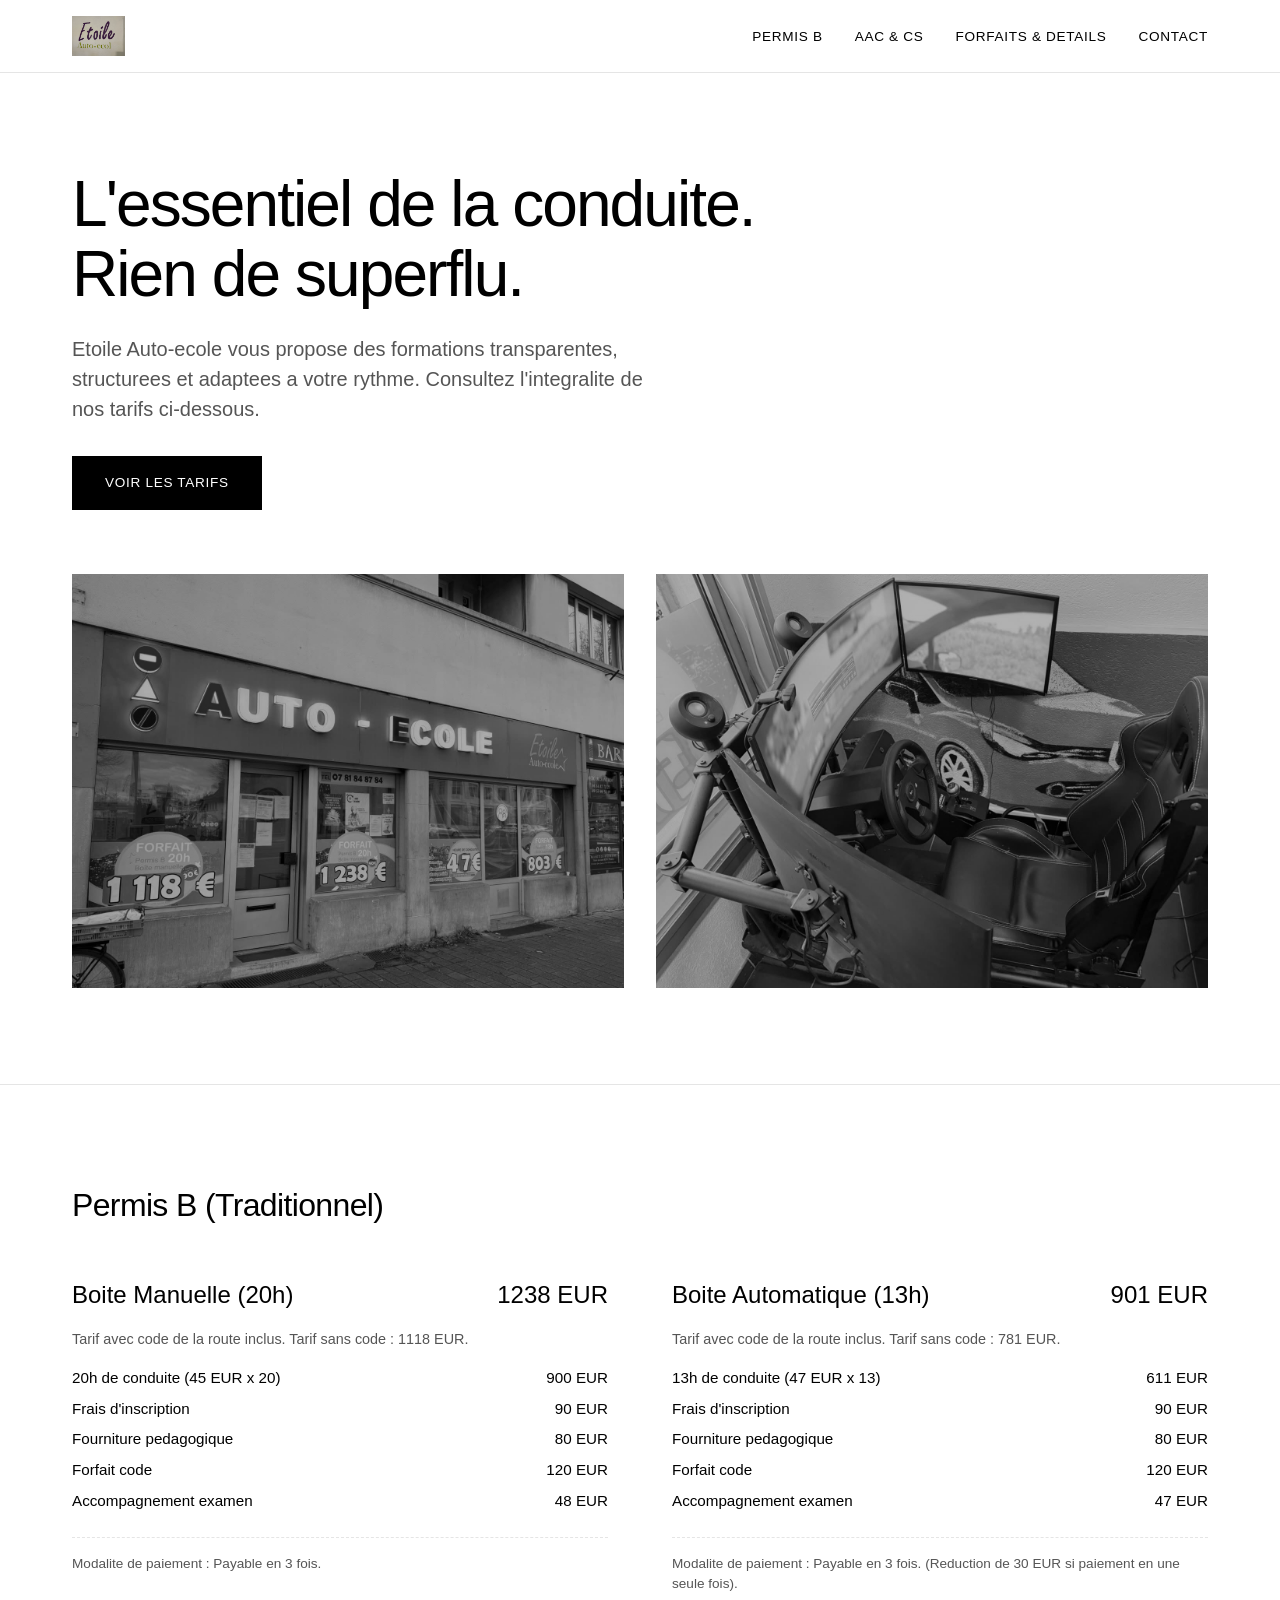
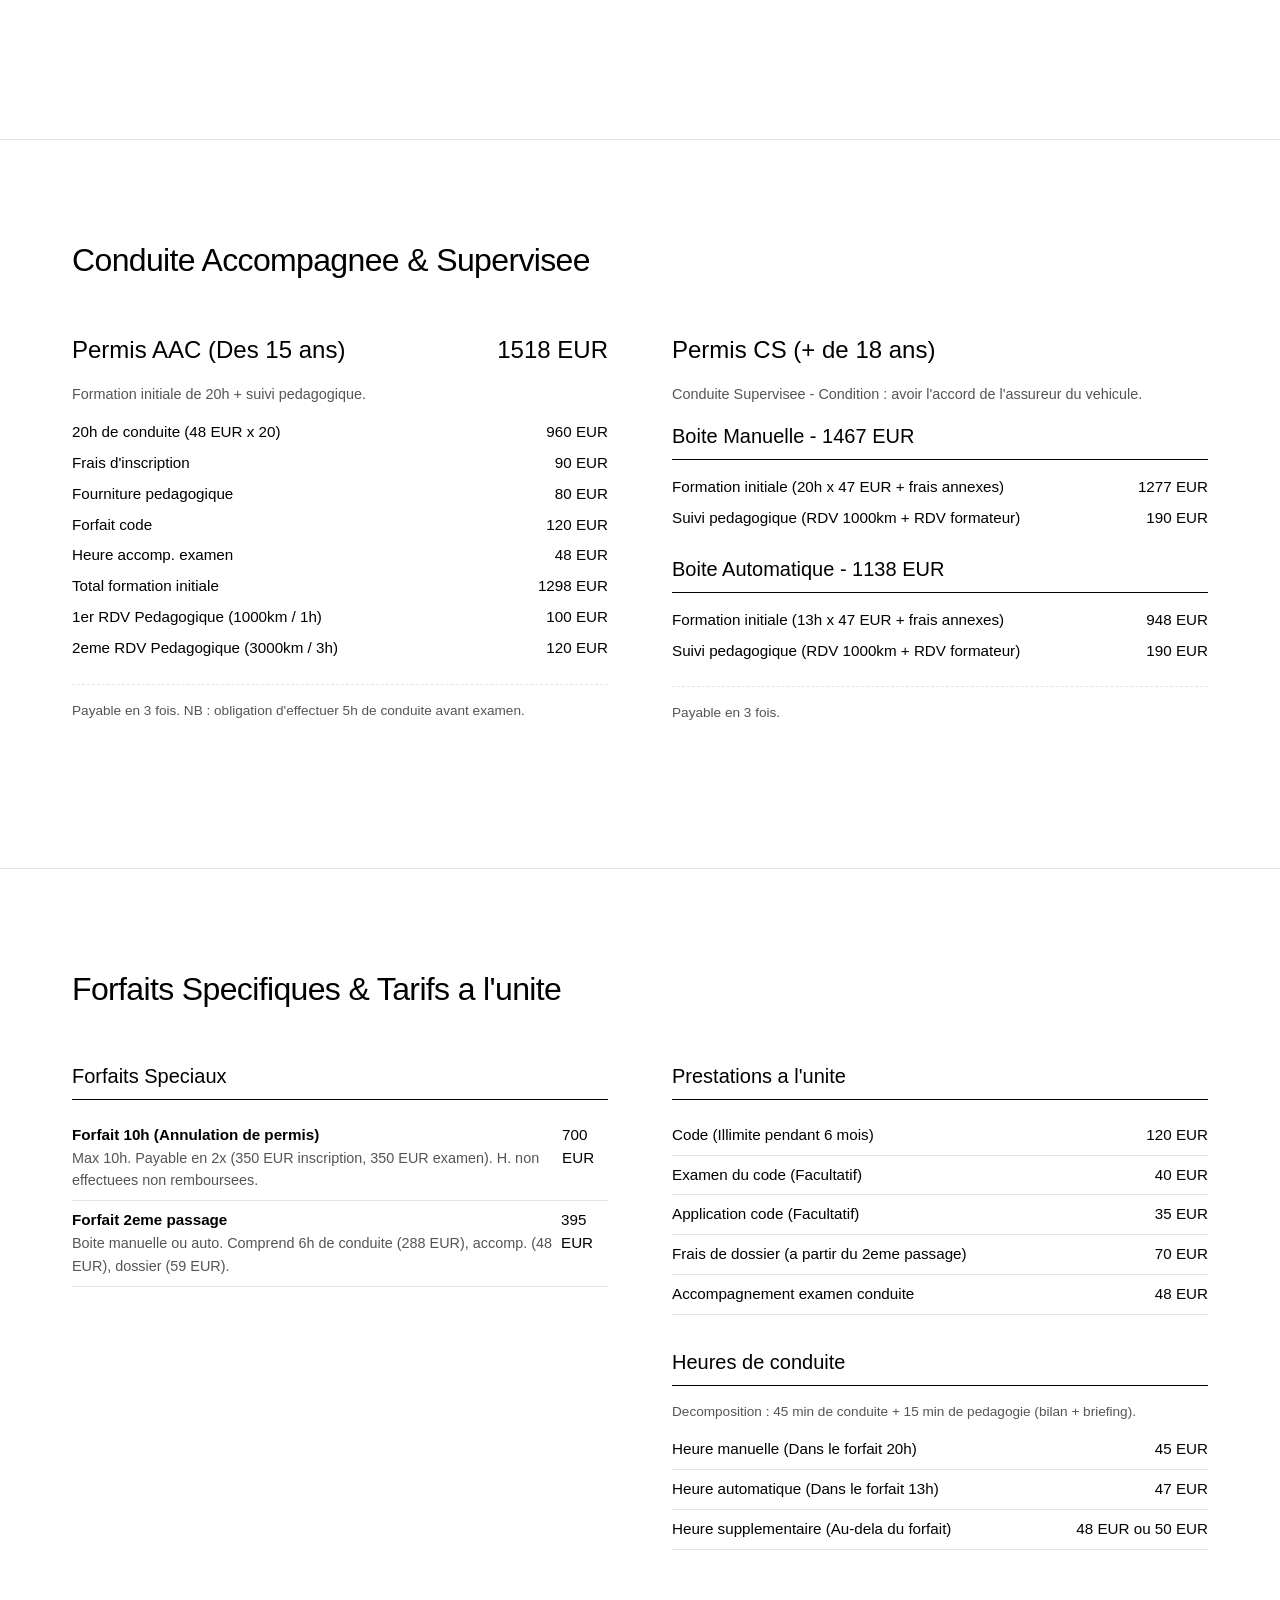
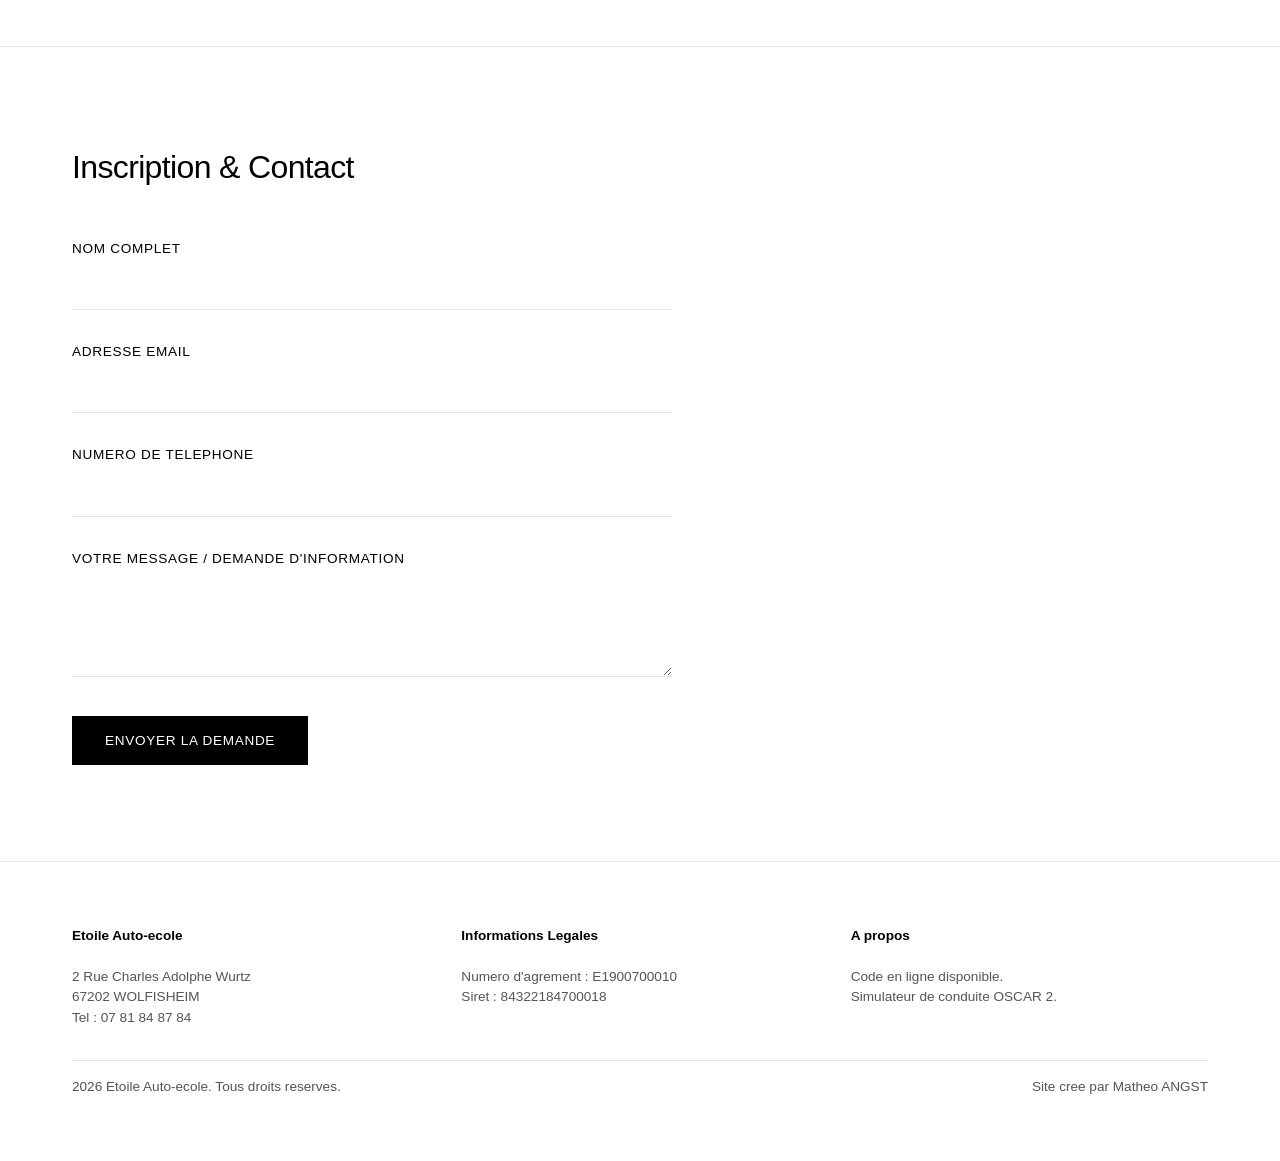
<file: etoileautoecole/index.html>
<!DOCTYPE html>
<html lang="fr">
<head>
    <meta charset="UTF-8">
    <meta name="viewport" content="width=device-width, initial-scale=1.0">
    <title>Etoile Auto-école</title>
    <style>
        :root {
            --bg-color: #ffffff;
            --text-color: #000000;
            --text-muted: #555555;
            --border-color: #e5e5e5;
            --font-main: 'Helvetica Neue', Helvetica, Arial, sans-serif;
            --spacing-unit: 1rem;
        }

        * {
            box-sizing: border-box;
            margin: 0;
            padding: 0;
        }

        html {
            scroll-behavior: smooth;
            font-size: 16px;
        }

        body {
            font-family: var(--font-main);
            background-color: var(--bg-color);
            color: var(--text-color);
            line-height: 1.5;
            -webkit-font-smoothing: antialiased;
        }

        a {
            color: inherit;
            text-decoration: none;
        }

        ul {
            list-style: none;
        }

        .container {
            width: 100%;
            max-width: 1200px;
            margin: 0 auto;
            padding: 0 2rem;
        }

        section {
            padding: 6rem 0;
            border-bottom: 1px solid var(--border-color);
        }

        section:last-of-type {
            border-bottom: none;
        }

        header {
            position: sticky;
            top: 0;
            background-color: rgba(255, 255, 255, 0.98);
            border-bottom: 1px solid var(--border-color);
            z-index: 100;
            padding: 1rem 0;
        }

        header .container {
            display: flex;
            justify-content: space-between;
            align-items: center;
        }

        .logo img {
            height: 40px;
            width: auto;
            display: block;
        }

        nav ul {
            display: flex;
            gap: 2rem;
        }

        nav a {
            font-size: 0.85rem;
            text-transform: uppercase;
            letter-spacing: 0.05em;
        }

        nav a:hover {
            color: var(--text-muted);
        }

        h1 {
            font-size: clamp(3rem, 5vw, 5rem);
            font-weight: 400;
            line-height: 1.1;
            letter-spacing: -0.03em;
            margin-bottom: 1.5rem;
            max-width: 800px;
        }

        h2 {
            font-size: 2rem;
            font-weight: 400;
            margin-bottom: 3rem;
            letter-spacing: -0.02em;
        }

        h3 {
            font-size: 1.25rem;
            font-weight: 500;
            margin-bottom: 1rem;
            border-bottom: 1px solid var(--text-color);
            padding-bottom: 0.5rem;
        }

        p {
            margin-bottom: 1rem;
        }

        .muted {
            color: var(--text-muted);
            font-size: 0.9rem;
        }

        .btn {
            display: inline-block;
            background-color: var(--text-color);
            color: var(--bg-color);
            padding: 1rem 2rem;
            font-size: 0.85rem;
            text-transform: uppercase;
            letter-spacing: 0.05em;
            border: 1px solid var(--text-color);
            cursor: pointer;
            transition: all 0.2s ease;
        }

        .btn:hover {
            background-color: var(--bg-color);
            color: var(--text-color);
        }

        #hero {
            min-height: 70vh;
            display: flex;
            flex-direction: column;
            justify-content: center;
        }

        #hero p {
            font-size: 1.25rem;
            max-width: 600px;
            color: var(--text-muted);
            margin-bottom: 2rem;
        }

        .images-showcase {
            display: grid;
            grid-template-columns: 1fr 1fr;
            gap: 2rem;
            margin-top: 4rem;
        }

        .crazy-image-container {
            position: relative;
            overflow: hidden;
            background: #000;
            aspect-ratio: 4/3;
        }

        .crazy-image-container img {
            width: 100%;
            height: 100%;
            object-fit: cover;
            display: block;
            transition: transform 1.2s cubic-bezier(0.165, 0.84, 0.44, 1), filter 1.2s cubic-bezier(0.165, 0.84, 0.44, 1);
            filter: grayscale(100%) brightness(0.7);
            transform: scale(1.1);
        }

        .crazy-image-container:hover img {
            transform: scale(1);
            filter: grayscale(0%) brightness(1);
        }

        .crazy-image-overlay {
            position: absolute;
            inset: 0;
            background: linear-gradient(to top, rgba(0,0,0,0.9) 0%, rgba(0,0,0,0) 50%);
            opacity: 0;
            transition: opacity 0.6s ease;
            display: flex;
            align-items: flex-end;
            padding: 2rem;
        }

        .crazy-image-container:hover .crazy-image-overlay {
            opacity: 1;
        }

        .crazy-image-text {
            color: #ffffff;
            transform: translateY(20px);
            transition: transform 0.6s cubic-bezier(0.165, 0.84, 0.44, 1);
        }

        .crazy-image-container:hover .crazy-image-text {
            transform: translateY(0);
        }

        .crazy-image-text h4 {
            font-size: 1.5rem;
            font-weight: 500;
            margin-bottom: 0.5rem;
            letter-spacing: 0.05em;
        }

        .crazy-image-text p {
            font-size: 0.95rem;
            margin: 0;
            color: #cccccc;
        }

        .grid-2 {
            display: grid;
            grid-template-columns: 1fr 1fr;
            gap: 4rem;
        }

        .tarif-block {
            margin-bottom: 3rem;
        }

        .tarif-header {
            display: flex;
            justify-content: space-between;
            align-items: baseline;
            margin-bottom: 1rem;
        }

        .tarif-title {
            font-size: 1.5rem;
            font-weight: 500;
        }

        .tarif-price {
            font-size: 1.5rem;
            font-weight: 500;
        }

        .tarif-details {
            display: grid;
            grid-template-columns: 1fr max-content;
            gap: 0.5rem 1rem;
            font-size: 0.95rem;
            margin-bottom: 1.5rem;
        }

        .tarif-details span:nth-child(even) {
            text-align: right;
        }

        .tarif-note {
            font-size: 0.85rem;
            color: var(--text-muted);
            padding-top: 1rem;
            border-top: 1px dashed var(--border-color);
        }

        .list-simple li {
            display: flex;
            justify-content: space-between;
            padding: 0.5rem 0;
            border-bottom: 1px solid var(--border-color);
            font-size: 0.95rem;
        }

        .form-group {
            margin-bottom: 2rem;
        }

        label {
            display: block;
            font-size: 0.85rem;
            text-transform: uppercase;
            letter-spacing: 0.05em;
            margin-bottom: 0.5rem;
        }

        input, textarea {
            width: 100%;
            background: transparent;
            border: none;
            border-bottom: 1px solid var(--border-color);
            padding: 0.75rem 0;
            font-family: var(--font-main);
            font-size: 1rem;
            color: var(--text-color);
            transition: border-color 0.2s ease;
        }

        input:focus, textarea:focus {
            outline: none;
            border-bottom-color: var(--text-color);
        }

        textarea {
            resize: vertical;
            min-height: 100px;
        }

        footer {
            padding: 4rem 0;
            background-color: var(--bg-color);
            border-top: 1px solid var(--border-color);
            font-size: 0.85rem;
            color: var(--text-muted);
        }

        .footer-grid {
            display: grid;
            grid-template-columns: repeat(auto-fit, minmax(200px, 1fr));
            gap: 2rem;
            margin-bottom: 2rem;
        }

        @media (max-width: 900px) {
            .grid-2, .images-showcase {
                grid-template-columns: 1fr;
                gap: 2rem;
            }
        }

        @media (max-width: 600px) {
            nav {
                display: none;
            }
            section {
                padding: 4rem 0;
            }
        }
    </style>
</head>
<body>

    <header>
        <div class="container">
            <a href="#hero" class="logo">
                <img src="IMG_3072.jpg" alt="Etoile Auto-ecole Logo">
            </a>
            <nav>
                <ul>
                    <li><a href="#permis-b">Permis B</a></li>
                    <li><a href="#aac-cs">AAC & CS</a></li>
                    <li><a href="#forfaits">Forfaits & Details</a></li>
                    <li><a href="#contact">Contact</a></li>
                </ul>
            </nav>
        </div>
    </header>

    <section id="hero">
        <div class="container">
            <h1>L'essentiel de la conduite. Rien de superflu.</h1>
            <p>Etoile Auto-ecole vous propose des formations transparentes, structurees et adaptees a votre rythme. Consultez l'integralite de nos tarifs ci-dessous.</p>
            <a href="#permis-b" class="btn">Voir les tarifs</a>

            <div class="images-showcase">
                <div class="crazy-image-container">
                    <img src="IMG_3081.jpg" alt="Facade Auto-ecole">
                    <div class="crazy-image-overlay">
                        <div class="crazy-image-text">
                            <h4>Notre Agence</h4>
                            <p>2 Rue Charles Adolphe Wurtz, 67202 WOLFISHEIM</p>
                        </div>
                    </div>
                </div>
                <div class="crazy-image-container">
                    <img src="IMG_3071.jpg" alt="Simulateur de conduite">
                    <div class="crazy-image-overlay">
                        <div class="crazy-image-text">
                            <h4>Simulateur OSCAR 2</h4>
                            <p>Apprenez les bases en toute securite</p>
                        </div>
                    </div>
                </div>
            </div>
        </div>
    </section>

    <section id="permis-b">
        <div class="container">
            <h2>Permis B (Traditionnel)</h2>
            <div class="grid-2">
                
                <div class="tarif-block">
                    <div class="tarif-header">
                        <div class="tarif-title">Boite Manuelle (20h)</div>
                        <div class="tarif-price">1238 EUR</div>
                    </div>
                    <p class="muted">Tarif avec code de la route inclus. Tarif sans code : 1118 EUR.</p>
                    <div class="tarif-details">
                        <span>20h de conduite (45 EUR x 20)</span> <span>900 EUR</span>
                        <span>Frais d'inscription</span> <span>90 EUR</span>
                        <span>Fourniture pedagogique</span> <span>80 EUR</span>
                        <span>Forfait code</span> <span>120 EUR</span>
                        <span>Accompagnement examen</span> <span>48 EUR</span>
                    </div>
                    <div class="tarif-note">Modalite de paiement : Payable en 3 fois.</div>
                </div>

                <div class="tarif-block">
                    <div class="tarif-header">
                        <div class="tarif-title">Boite Automatique (13h)</div>
                        <div class="tarif-price">901 EUR</div>
                    </div>
                    <p class="muted">Tarif avec code de la route inclus. Tarif sans code : 781 EUR.</p>
                    <div class="tarif-details">
                        <span>13h de conduite (47 EUR x 13)</span> <span>611 EUR</span>
                        <span>Frais d'inscription</span> <span>90 EUR</span>
                        <span>Fourniture pedagogique</span> <span>80 EUR</span>
                        <span>Forfait code</span> <span>120 EUR</span>
                        <span>Accompagnement examen</span> <span>47 EUR</span>
                    </div>
                    <div class="tarif-note">Modalite de paiement : Payable en 3 fois. (Reduction de 30 EUR si paiement en une seule fois).</div>
                </div>

            </div>
        </div>
    </section>

    <section id="aac-cs">
        <div class="container">
            <h2>Conduite Accompagnee & Supervisee</h2>
            <div class="grid-2">
                
                <div class="tarif-block">
                    <div class="tarif-header">
                        <div class="tarif-title">Permis AAC (Des 15 ans)</div>
                        <div class="tarif-price">1518 EUR</div>
                    </div>
                    <p class="muted">Formation initiale de 20h + suivi pedagogique.</p>
                    <div class="tarif-details">
                        <span>20h de conduite (48 EUR x 20)</span> <span>960 EUR</span>
                        <span>Frais d'inscription</span> <span>90 EUR</span>
                        <span>Fourniture pedagogique</span> <span>80 EUR</span>
                        <span>Forfait code</span> <span>120 EUR</span>
                        <span>Heure accomp. examen</span> <span>48 EUR</span>
                        <span>Total formation initiale</span> <span>1298 EUR</span>
                        <span>1er RDV Pedagogique (1000km / 1h)</span> <span>100 EUR</span>
                        <span>2eme RDV Pedagogique (3000km / 3h)</span> <span>120 EUR</span>
                    </div>
                    <div class="tarif-note">Payable en 3 fois. NB : obligation d'effectuer 5h de conduite avant examen.</div>
                </div>

                <div class="tarif-block">
                    <div class="tarif-header">
                        <div class="tarif-title">Permis CS (+ de 18 ans)</div>
                    </div>
                    <p class="muted">Conduite Supervisee - Condition : avoir l'accord de l'assureur du vehicule.</p>
                    
                    <h3>Boite Manuelle - 1467 EUR</h3>
                    <div class="tarif-details">
                        <span>Formation initiale (20h x 47 EUR + frais annexes)</span> <span>1277 EUR</span>
                        <span>Suivi pedagogique (RDV 1000km + RDV formateur)</span> <span>190 EUR</span>
                    </div>

                    <h3 style="margin-top: 1.5rem;">Boite Automatique - 1138 EUR</h3>
                    <div class="tarif-details">
                        <span>Formation initiale (13h x 47 EUR + frais annexes)</span> <span>948 EUR</span>
                        <span>Suivi pedagogique (RDV 1000km + RDV formateur)</span> <span>190 EUR</span>
                    </div>
                    <div class="tarif-note">Payable en 3 fois.</div>
                </div>

            </div>
        </div>
    </section>

    <section id="forfaits">
        <div class="container">
            <h2>Forfaits Specifiques & Tarifs a l'unite</h2>
            <div class="grid-2">

                <div>
                    <h3>Forfaits Speciaux</h3>
                    <ul class="list-simple">
                        <li>
                            <span><strong>Forfait 10h (Annulation de permis)</strong><br><span class="muted">Max 10h. Payable en 2x (350 EUR inscription, 350 EUR examen). H. non effectuees non remboursees.</span></span>
                            <span>700 EUR</span>
                        </li>
                        <li>
                            <span><strong>Forfait 2eme passage</strong><br><span class="muted">Boite manuelle ou auto. Comprend 6h de conduite (288 EUR), accomp. (48 EUR), dossier (59 EUR).</span></span>
                            <span>395 EUR</span>
                        </li>
                    </ul>
                </div>

                <div>
                    <h3>Prestations a l'unite</h3>
                    <ul class="list-simple">
                        <li><span>Code (Illimite pendant 6 mois)</span> <span>120 EUR</span></li>
                        <li><span>Examen du code (Facultatif)</span> <span>40 EUR</span></li>
                        <li><span>Application code (Facultatif)</span> <span>35 EUR</span></li>
                        <li><span>Frais de dossier (a partir du 2eme passage)</span> <span>70 EUR</span></li>
                        <li><span>Accompagnement examen conduite</span> <span>48 EUR</span></li>
                    </ul>
                    
                    <h3 style="margin-top: 2rem;">Heures de conduite</h3>
                    <p class="muted" style="font-size: 0.85rem; margin-bottom: 0.5rem;">Decomposition : 45 min de conduite + 15 min de pedagogie (bilan + briefing).</p>
                    <ul class="list-simple">
                        <li><span>Heure manuelle (Dans le forfait 20h)</span> <span>45 EUR</span></li>
                        <li><span>Heure automatique (Dans le forfait 13h)</span> <span>47 EUR</span></li>
                        <li><span>Heure supplementaire (Au-dela du forfait)</span> <span>48 EUR ou 50 EUR</span></li>
                    </ul>
                </div>

            </div>
        </div>
    </section>

    <section id="contact">
        <div class="container">
            <h2>Inscription & Contact</h2>
            <form action="https://votre-url-de-webhook.com" method="POST" style="max-width: 600px;">
                <div class="form-group">
                    <label for="nom">Nom Complet</label>
                    <input type="text" id="nom" name="nom" required>
                </div>
                <div class="form-group">
                    <label for="email">Adresse Email</label>
                    <input type="email" id="email" name="email" required>
                </div>
                <div class="form-group">
                    <label for="telephone">Numero de Telephone</label>
                    <input type="tel" id="telephone" name="telephone" required>
                </div>
                <div class="form-group">
                    <label for="message">Votre Message / Demande d'information</label>
                    <textarea id="message" name="message" required></textarea>
                </div>
                <button type="submit" class="btn">Envoyer la demande</button>
            </form>
        </div>
    </section>

    <footer>
        <div class="container">
            <div class="footer-grid">
                <div>
                    <strong style="color: var(--text-color);">Etoile Auto-ecole</strong>
                    <br><br>
                    2 Rue Charles Adolphe Wurtz<br>
                    67202 WOLFISHEIM<br>
                    Tel : 07 81 84 87 84
                </div>
                <div>
                    <strong style="color: var(--text-color);">Informations Legales</strong>
                    <br><br>
                    Numero d'agrement : E1900700010<br>
                    Siret : 84322184700018
                </div>
                <div>
                    <strong style="color: var(--text-color);">A propos</strong>
                    <br><br>
                    Code en ligne disponible.<br>
                    Simulateur de conduite OSCAR 2.
                </div>
            </div>
            <div style="border-top: 1px solid var(--border-color); padding-top: 1rem; text-align: center; display: flex; justify-content: space-between; flex-wrap: wrap; gap: 1rem;">
                <span>2026 Etoile Auto-ecole. Tous droits reserves.</span>
                <span>Site cree par Matheo ANGST</span>
            </div>
        </div>
    </footer>

</body>
</html>
</file>
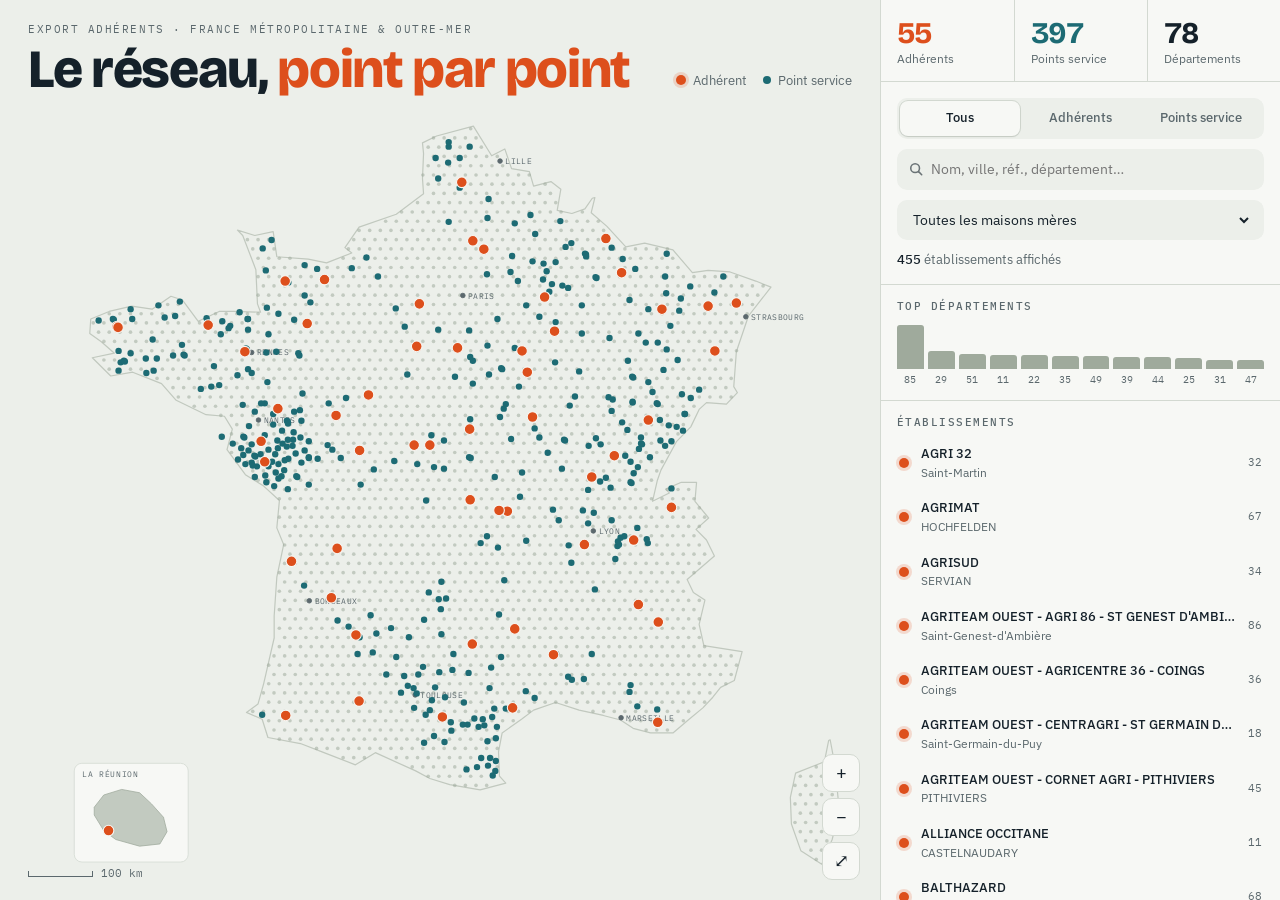
<file: agrimat123.html>
<!doctype html><html><head><meta charset=utf8><meta name=viewport content="width=device-width,initial-scale=1,viewport-fit=cover"><style>:root{color-scheme:light;box-sizing:border-box;padding-top:env(safe-area-inset-top,0px);padding-bottom:env(safe-area-inset-bottom,0px)}html{scroll-padding-top:env(safe-area-inset-top,0px)}body{margin:0;padding:0;font:14px -apple-system,BlinkMacSystemFont,sans-serif;background:#fff;color:#000}img{max-width:100%}[hidden]:not([hidden=until-found i]){display:none!important}</style></head><body>
<title>Réseau des adhérents</title>
<link rel="preconnect" href="https://fonts.googleapis.com">
<link rel="preconnect" href="https://fonts.gstatic.com" crossorigin>
<link rel="stylesheet" href="https://fonts.googleapis.com/css2?family=Bricolage+Grotesque:opsz,wght@12..96,500;12..96,700;12..96,800&family=IBM+Plex+Sans:wght@400;500;600&family=IBM+Plex+Mono:wght@400;500&display=swap">
<style>
/* Layout: plein écran, carte en points à gauche, colonne de pilotage à droite (empilée sur mobile) */
:root{
  --paper:#ECEFEA; --panel:#F7F8F5; --ink:#15212A; --muted:#5B686D; --line:#D3D9D1;
  --grid:#C2CAC0; --grid-hi:#9FAA9C; --adh:#DD4F1C; --ps:#1D6B74; --halo:rgba(221,79,28,.18);
  --f-display:"Bricolage Grotesque",ui-sans-serif,system-ui,sans-serif;
  --f-body:"IBM Plex Sans",ui-sans-serif,system-ui,sans-serif;
  --f-mono:"IBM Plex Mono",ui-monospace,SFMono-Regular,Menlo,monospace;
}
@media (prefers-color-scheme:dark){:root:not([data-theme="light"]){
  --paper:#0E1418; --panel:#141C21; --ink:#E4EAE6; --muted:#8E9CA0; --line:#24313A;
  --grid:#2C3B43; --grid-hi:#435661; --adh:#FF7440; --ps:#52B9C2; --halo:rgba(255,116,64,.22); color-scheme:dark}}
:root[data-theme="dark"]{
  --paper:#0E1418; --panel:#141C21; --ink:#E4EAE6; --muted:#8E9CA0; --line:#24313A;
  --grid:#2C3B43; --grid-hi:#435661; --adh:#FF7440; --ps:#52B9C2; --halo:rgba(255,116,64,.22); color-scheme:dark}
html,body{height:100%}
body{background:var(--paper);color:var(--ink);font-family:var(--f-body);font-size:14px;line-height:1.45}
*{box-sizing:border-box}
button,input,select{font:inherit;color:inherit}
:focus-visible{outline:2px solid var(--adh);outline-offset:2px}

.app{display:grid;grid-template-columns:minmax(0,1fr) 400px;height:100%;min-height:560px}
.stage{position:relative;min-width:0;overflow:hidden;display:flex;flex-direction:column;padding:22px 0 0 28px}
.masthead{display:flex;flex-wrap:wrap;align-items:flex-end;justify-content:space-between;gap:12px 24px;padding-right:28px;position:relative;z-index:2}
.eyebrow{font-family:var(--f-mono);font-size:11px;letter-spacing:.14em;text-transform:uppercase;color:var(--muted)}
h1{font-family:var(--f-display);font-weight:800;font-size:clamp(30px,4.2vw,54px);line-height:.95;letter-spacing:-.025em;margin:6px 0 0;text-wrap:balance}
h1 .w{display:inline-block}
h1 em{font-style:normal;color:var(--adh)}
.legend{display:flex;gap:16px;font-size:12.5px;color:var(--muted);padding-bottom:6px}
.legend span{display:inline-flex;align-items:center;gap:7px}
.sw{width:10px;height:10px;border-radius:50%;display:inline-block}
.sw.a{background:var(--adh);box-shadow:0 0 0 3px var(--halo)}
.sw.p{background:var(--ps);width:8px;height:8px}

.mapwrap{position:relative;flex:1;min-height:0;touch-action:none;cursor:grab}
.mapwrap.drag{cursor:grabbing}
svg#map{position:absolute;inset:0;width:100%;height:100%;display:block}
.gdot{fill:var(--grid)}
.gdot.hi{fill:var(--grid-hi)}
.coast{vector-effect:non-scaling-stroke;fill:none;stroke:var(--grid-hi);stroke-width:1.2;stroke-linejoin:round;opacity:.55}
.pt{cursor:pointer}
.pt.P{fill:var(--ps)}
.pt.A{fill:var(--adh);stroke:var(--panel);stroke-width:1.4}
.pt.sel{stroke:var(--ink);stroke-width:2}
.ring{fill:none;stroke:var(--adh);pointer-events:none}
.inset-box{fill:var(--panel);stroke:var(--line)}
.inset-lbl{font-family:var(--f-mono);font-size:11px;fill:var(--muted);letter-spacing:.08em}
.city{font-family:var(--f-mono);font-size:11px;fill:var(--muted);pointer-events:none;letter-spacing:.04em}

.zoomctl{position:absolute;right:20px;bottom:20px;display:flex;flex-direction:column;gap:6px;z-index:3}
.zoomctl button{width:38px;height:38px;border-radius:10px;border:1px solid var(--line);background:var(--panel);cursor:pointer;font-size:18px;line-height:1;display:grid;place-items:center}
.zoomctl button:hover{border-color:var(--ink)}
.scale{position:absolute;left:0;bottom:18px;font-family:var(--f-mono);font-size:11px;color:var(--muted);display:flex;align-items:center;gap:8px;z-index:2}
.scale i{display:block;height:6px;border:1px solid var(--muted);border-top:0}

.tip{position:fixed;z-index:20;pointer-events:none;background:var(--ink);color:var(--paper);padding:8px 11px;border-radius:8px;font-size:12.5px;max-width:260px;opacity:0;transform:translate(-50%,calc(-100% - 12px))}
.tip b{display:block;font-weight:600;line-height:1.25}
.tip small{font-family:var(--f-mono);font-size:10.5px;opacity:.75;letter-spacing:.03em}

/* Panneau */
.side{background:var(--panel);border-left:1px solid var(--line);display:flex;flex-direction:column;min-height:0;min-width:0}
.stats{display:grid;grid-template-columns:repeat(3,1fr);border-bottom:1px solid var(--line)}
.stat{padding:18px 16px 14px;display:flex;flex-direction:column;gap:2px;min-width:0}
.stat+.stat{border-left:1px solid var(--line)}
.stat .n{font-family:var(--f-display);font-weight:700;font-size:30px;line-height:1;font-variant-numeric:tabular-nums;letter-spacing:-.02em}
.stat:nth-child(1) .n{color:var(--adh)}
.stat:nth-child(2) .n{color:var(--ps)}
.stat .l{font-size:12px;color:var(--muted)}
.controls{padding:16px;display:flex;flex-direction:column;gap:10px;border-bottom:1px solid var(--line)}
.seg{display:grid;grid-template-columns:repeat(3,1fr);background:var(--paper);border-radius:10px;padding:3px;position:relative}
.seg button{border:0;background:none;padding:8px 6px;border-radius:8px;cursor:pointer;font-size:13px;position:relative;z-index:1;color:var(--muted);font-weight:500}
.seg button[aria-pressed="true"]{color:var(--ink)}
.seg .thumb{position:absolute;top:3px;bottom:3px;left:3px;width:calc((100% - 6px)/3);background:var(--panel);border-radius:8px;box-shadow:0 1px 2px rgba(0,0,0,.08),0 0 0 1px var(--line)}
.row{display:flex;gap:8px}
.field{flex:1;min-width:0;display:flex;align-items:center;gap:8px;background:var(--paper);border:1px solid transparent;border-radius:10px;padding:0 11px}
.field:focus-within{border-color:var(--ink)}
.field svg{flex:none;opacity:.6}
.field input,.field select{border:0;background:none;outline:none;padding:9px 0;width:100%;min-width:0}
.field select{cursor:pointer}
.result{display:flex;justify-content:space-between;align-items:baseline;font-size:12.5px;color:var(--muted)}
.result b{font-family:var(--f-mono);color:var(--ink);font-weight:500}
.result button{border:0;background:none;color:var(--adh);cursor:pointer;padding:0;font-size:12.5px}

.depts{padding:14px 16px 12px;border-bottom:1px solid var(--line)}
.depts h3,.listhead{font-family:var(--f-mono);font-size:10.5px;letter-spacing:.14em;text-transform:uppercase;color:var(--muted);font-weight:500;margin:0 0 10px}
.bars{display:flex;align-items:flex-end;gap:4px;height:64px}
.bar{flex:1;min-width:0;border:0;padding:0;background:none;cursor:pointer;display:flex;flex-direction:column;align-items:center;gap:4px;height:100%;justify-content:flex-end}
.bar i{display:block;width:100%;background:var(--grid-hi);border-radius:3px 3px 0 0;transform-origin:bottom}
.bar span{font-family:var(--f-mono);font-size:10px;color:var(--muted)}
.bar:hover i,.bar.on i{background:var(--adh)}
.bar.on span{color:var(--ink)}

.listwrap{flex:1;min-height:0;display:flex;flex-direction:column}
.listhead{padding:14px 16px 0;margin:0 0 6px}
ul.list{list-style:none;margin:0;padding:0 8px 16px;overflow:auto;flex:1;min-height:0}
ul.list li button{width:100%;text-align:left;border:0;background:none;padding:9px 10px;border-radius:9px;cursor:pointer;display:grid;grid-template-columns:12px minmax(0,1fr) auto;gap:10px;align-items:center}
ul.list li button:hover,ul.list li button.on{background:var(--paper)}
ul.list .nm{display:block;font-weight:500;font-size:13px;white-space:nowrap;overflow:hidden;text-overflow:ellipsis}
ul.list .ct{display:block;font-size:12px;color:var(--muted);white-space:nowrap;overflow:hidden;text-overflow:ellipsis}
ul.list .dp{font-family:var(--f-mono);font-size:11px;color:var(--muted)}
.empty{padding:20px 16px;color:var(--muted)}

.card{position:absolute;left:28px;bottom:20px;z-index:4;width:min(360px,calc(100% - 100px));background:var(--panel);border:1px solid var(--line);border-radius:14px;padding:16px 16px 14px;box-shadow:0 12px 32px -12px rgba(0,0,0,.25)}
.card .tag{display:inline-flex;align-items:center;gap:6px;font-family:var(--f-mono);font-size:10.5px;letter-spacing:.1em;text-transform:uppercase;color:var(--muted)}
.card h2{font-family:var(--f-display);font-weight:700;font-size:21px;line-height:1.1;margin:6px 28px 4px 0;letter-spacing:-.01em;text-wrap:balance}
.card .mere{font-size:12.5px;color:var(--muted);margin:0 0 10px}
.card dl{display:grid;grid-template-columns:auto minmax(0,1fr);gap:6px 12px;margin:0;font-size:13px}
.card dt{font-family:var(--f-mono);font-size:10.5px;color:var(--muted);letter-spacing:.06em;text-transform:uppercase;padding-top:2px}
.card dd{margin:0;min-width:0;overflow-wrap:anywhere}
.card a{color:var(--ps);text-underline-offset:2px}
.card .x{position:absolute;top:10px;right:10px;width:28px;height:28px;border-radius:8px;border:0;background:var(--paper);cursor:pointer}
.copy{border:1px solid var(--line);background:none;border-radius:6px;font-size:11px;padding:1px 7px;margin-left:6px;cursor:pointer;color:var(--muted)}
.mono{font-family:var(--f-mono);font-size:12.5px}

@media (max-width:900px){
  .app{grid-template-columns:1fr;height:auto}
  .stage{padding:16px 16px 0;height:auto}
  .masthead{padding-right:0}
  .mapwrap{flex:none;aspect-ratio:1/1;max-height:78vh;width:100%;max-width:100%}
  .side{border-left:0;border-top:1px solid var(--line)}
  ul.list{max-height:420px}
  .card{left:8px;bottom:8px;width:calc(100% - 64px)}
  .scale{display:none}
}
@media (prefers-reduced-motion:reduce){*{scroll-behavior:auto}}
</style>

<div class="app">
  <section class="stage">
    <header class="masthead">
      <div>
        <div class="eyebrow" id="eyebrow">Export adhérents · France métropolitaine &amp; outre-mer</div>
        <h1 id="title"><span class="w">Le</span> <span class="w">réseau,</span> <span class="w"><em>point</em></span> <span class="w"><em>par</em></span> <span class="w"><em>point</em></span></h1>
      </div>
      <div class="legend">
        <span><i class="sw a"></i>Adhérent</span>
        <span><i class="sw p"></i>Point service</span>
      </div>
    </header>
    <div class="mapwrap" id="mapwrap">
      <svg id="map" viewBox="0 0 1060 1060" preserveAspectRatio="xMidYMid meet" role="img" aria-label="Carte de France des adhérents et points service">
        <g id="gridL"></g>
        <path id="coast" class="coast"></path>
        <g id="labels"></g>
        <g id="inset"></g>
        <g id="ptsP"></g>
        <g id="ptsA"></g>
        <g id="fx"></g>
      </svg>
      <div class="scale" id="scale"><i id="scalebar" style="width:60px"></i><span id="scaletxt">100 km</span></div>
      <div class="zoomctl">
        <button id="zin" aria-label="Zoomer">+</button>
        <button id="zout" aria-label="Dézoomer">−</button>
        <button id="zreset" aria-label="Vue d'ensemble" title="Vue d'ensemble">⤢</button>
      </div>
      <article class="card" id="card" hidden></article>
    </div>
  </section>

  <aside class="side">
    <div class="stats">
      <div class="stat"><span class="n" id="sA">57</span><span class="l">Adhérents</span></div>
      <div class="stat"><span class="n" id="sP">398</span><span class="l">Points service</span></div>
      <div class="stat"><span class="n" id="sD">79</span><span class="l">Départements</span></div>
    </div>
    <div class="controls">
      <div class="seg" id="seg" role="group" aria-label="Type">
        <span class="thumb" id="thumb"></span>
        <button data-v="all" aria-pressed="true">Tous</button>
        <button data-v="A" aria-pressed="false">Adhérents</button>
        <button data-v="P" aria-pressed="false">Points service</button>
      </div>
      <div class="row">
        <label class="field" for="q">
          <svg width="14" height="14" viewBox="0 0 16 16" aria-hidden="true"><circle cx="7" cy="7" r="5" fill="none" stroke="currentColor" stroke-width="1.8"/><path d="M11 11l3.5 3.5" stroke="currentColor" stroke-width="1.8" stroke-linecap="round"/></svg>
          <input id="q" type="search" placeholder="Nom, ville, réf., département…" autocomplete="off">
        </label>
      </div>
      <div class="row">
        <label class="field" for="grp">
          <select id="grp" aria-label="Maison mère"><option value="">Toutes les maisons mères</option></select>
        </label>
      </div>
      <div class="result"><span><b id="cnt">455</b> établissements affichés</span><button id="clear" hidden>Effacer les filtres</button></div>
    </div>
    <div class="depts">
      <h3>Top départements</h3>
      <div class="bars" id="bars"></div>
    </div>
    <div class="listwrap">
      <div class="listhead">Établissements</div>
      <ul class="list" id="list"></ul>
    </div>
  </aside>
</div>
<div class="tip" id="tip"></div>

<script src="https://cdnjs.cloudflare.com/ajax/libs/gsap/3.12.5/gsap.min.js"></script>
<script>
const DATA = [{"t":"A","r":"F001022","n":"AGRI 32","m":"","a":"42 Rte de Tarbes, 32300 Saint-Martin","p":"05 62 66 38 10","s":"https://www.agri32-irrigation.fr/","d":"32","y":43.52,"x":0.37},{"t":"A","r":"A15","n":"AGRIMAT","m":"","a":"35 Route de Strasbourg, 67270 HOCHFELDEN","p":"03 88 89 09 29","s":"https://www.agrimat67.com","d":"67","y":48.76,"x":7.57},{"t":"A","r":"A14","n":"AGRISUD","m":"","a":"19 Rue de l'Artisanat, 34290 SERVIAN","p":"04 67 11 95 24","s":"","d":"34","y":43.43,"x":3.3},{"t":"A","r":"A90","n":"AGRITEAM OUEST - AGRI 86 - ST GENEST D'AMBIÈRE","m":"","a":"Route de Châtellerault, 86140 Saint-Genest-d'Ambière","p":"05 49 90 80 00","s":"","d":"86","y":46.82,"x":0.38},{"t":"A","r":"A88","n":"AGRITEAM OUEST - AGRICENTRE 36 - COINGS","m":"","a":"Route de Coings, 36130 Coings","p":"02 54 29 68 00","s":"https://www.agricentre36.fr","d":"36","y":46.89,"x":1.72},{"t":"A","r":"A89","n":"AGRITEAM OUEST - CENTRAGRI - ST GERMAIN DU PUY","m":"","a":"Rue de la Sente À Rabot, 18390 Saint-Germain-du-Puy","p":"02 48 24 51 79","s":"https://www.centragri.fr/","d":"18","y":47.1,"x":2.48},{"t":"A","r":"A36","n":"AGRITEAM OUEST - CORNET AGRI - PITHIVIERS","m":"","a":"Route d'Étampes, BP 447 , 45300 PITHIVIERS","p":"02 38 30 90 00","s":"https://www.cornet.fr","d":"45","y":48.17,"x":2.25},{"t":"A","r":"A64","n":"ALLIANCE OCCITANE","m":"","a":"Service Comptabilité Fournisseurs, Loudes, 11451 CASTELNAUDARY","p":"04 68 94 44 22","s":"https://www.arterris.fr","d":"11","y":43.31,"x":1.96},{"t":"A","r":"A32","n":"BALTHAZARD","m":"","a":"107 Rue Charles de Gaulle, 68370 Orbey","p":"03 89 71 21 01","s":"","d":"68","y":48.13,"x":7.16},{"t":"A","r":"PS397","n":"BLANCHARD AGRICULTURE CONDE SUR VIRE","m":"","a":"2 ZA La Fauquetière, 50890 CONDE-SUR-VIRE","p":"02 33 77 87 87","s":"https://www.blanchardagriculture.com","d":"50","y":49.05,"x":-1.04},{"t":"A","r":"A100","n":"BLANCHARD AGRICULTURE L'HERMITAGE","m":"","a":"2 La Tertrais, 35590 L'Hermitage","p":"02 99 78 65 65","s":"https://www.blanchardagriculture.com","d":"35","y":48.12,"x":-1.81},{"t":"A","r":"A65","n":"BPM AGRI ATLANTIQUE","m":"","a":"Route De La Roche Sur Yon 85620  ROCHESERVIERE France","p":"02 51 94 92 65","s":"https://www.bpmagri.fr/","d":"85","y":46.94,"x":-1.5},{"t":"A","r":"A85","n":"CADAUMA MACHINES AGRICOLES","m":"","a":"Les Molinières, 12450 CALMONT","p":"05 65 77 55 00","s":"https://www.cadauma.net","d":"12","y":44.27,"x":2.53},{"t":"A","r":"A22","n":"CAVAC DISTRIBUTION","m":"","a":"Impasse Georges Cuvier, 85000 LA ROCHE-SUR-YON","p":"02 51 36 54 00","s":"","d":"85","y":46.67,"x":-1.43},{"t":"A","r":"F000779","n":"CHAMOUX VIDONNE","m":"","a":"400 Rue du Quarré, 74800 AMANCY","p":"04 50 03 23 12","s":"https://www.agriaffaires.pro/fr/chamoux-vidonne-sarl","d":"74","y":46.07,"x":6.33},{"t":"A","r":"A82","n":"CHAPEYROUT","m":"","a":"979 Rue Monturon, 33330 Saint-Laurent-des-Combes","p":"05 57 24 61 89","s":"","d":"33","y":44.88,"x":-0.16},{"t":"A","r":"A24","n":"COMPTOIR AGRICOLE BASQUE SN","m":"","a":"135 Rue de Pertikenea, 64120 Saint-Palais","p":"05 59 65 96 66","s":"https://cab.concession-jd.com","d":"64","y":43.33,"x":-1.03},{"t":"A","r":"A8","n":"CREA-ELISA","m":"","a":"8 Rue des Silos, 05000 Gap","p":"04 92 51 11 09","s":"http://www.lacrea05.fr/","d":"05","y":44.56,"x":6.08},{"t":"A","r":"A27","n":"DE BRUIN CERISIERS","m":"","a":"9 Route de Paris, 89320 Cerisiers","p":"03 86 96 20 08","s":"https://www.debruin.fr","d":"89","y":48.13,"x":3.48},{"t":"A","r":"A29","n":"DELTA SUD","m":"","a":"Avenue Edouard Branly, 47400 Tonneins","p":"05 53 79 88 00","s":"https://www.deltasud-sa.com","d":"47","y":44.39,"x":0.31},{"t":"A","r":"A25","n":"DEMETERRE","m":"","a":"2 Rue Victor Considérant, Parc De L'échange, 25770 CHEMAUDIN ET VAUX","p":"03 81 55 73 73","s":"https://www.demeterre.com","d":"25","y":47.22,"x":5.89},{"t":"A","r":"A26","n":"DISTRIVERT","m":"","a":"ZI de Lanrinou - CS 20100, 29206 LANDERNEAU Cedex","p":"02 98 25 30 00","s":"","d":"29","y":48.45,"x":-4.25},{"t":"A","r":"F000986","n":"ETS BARNEZET","m":"","a":"41 Rue de l'Evolution, 83390 CUERS","p":"04 94 66 70 91","s":"https://www.ets-barnezet.com/","d":"83","y":43.24,"x":6.07},{"t":"A","r":"A17","n":"ETS J BERNARD","m":"","a":"2040 Route de Bellevue, St-Andéol-le-Château, 69700 Beauvallon","p":"04 78 81 20 13","s":"https://www.ets-jbernard.fr/","d":"69","y":45.58,"x":4.67},{"t":"A","r":"F000782","n":"ETS RICHY ET FILS - LUGNY","m":"","a":"385 Route des Eaux Bleues, 71260 Lugny","p":"03 85 33 21 78","s":"https://www.agriaffaires.pro/fr/richy-fils-sas","d":"71","y":46.47,"x":4.81},{"t":"A","r":"F001017","n":"ETS. BUCHEZ","m":"","a":"24 Route de Marcilly, 58800 CORBIGNY","p":"03 86 20 17 38","s":"https://www.etsbuchez.fr/","d":"58","y":47.26,"x":3.68},{"t":"A","r":"F000973","n":"EURL POITTEVIN - DEWAELE","m":"","a":"37 Rue D'En Haut, 60420 GODENVILLERS","p":"03 44 51 07 04","s":"","d":"60","y":49.58,"x":2.54},{"t":"A","r":"A40","n":"FONTVIELLE","m":"","a":"2 Route de Chambon, 23110 Évaux-les-Bains","p":"05 55 65 52 33","s":"","d":"23","y":46.17,"x":2.49},{"t":"A","r":"A57","n":"GAMM AGRI","m":"","a":"5 Rue Maximin Lucas, 97425 Les Avirons","p":"0262 38 26 56","s":"https://www.gammagri.fr","d":"974","y":-21.24,"x":55.34},{"t":"A","r":"A41","n":"GAUTIER","m":"","a":"10 Rue Eugène Egasse, 28410 Broué","p":"02 37 43 20 04","s":"https://www.ets-gautier.fr","d":"28","y":48.75,"x":1.52},{"t":"A","r":"F000778","n":"GHESTEM AGRI","m":"","a":"4 Chemin de la Haie du Moulin, 28800 SANCHEVILLE","p":"02 36 68 00 56","s":"https://www.ghestem-agri.fr","d":"28","y":48.19,"x":1.47},{"t":"A","r":"A2","n":"JEAN BOUVIER SAS - Brégnier-Cordon","m":"","a":"148 Z.A la Tuilière 01300 Brégnier-Cordon France","p":"04 79 87 21 08","s":"https://jean-bouvier.fr/","d":"01","y":45.64,"x":5.61},{"t":"A","r":"A44","n":"KEIME","m":"","a":"15A Route de Nancy, Zone Cap Ouest, 57400 IMLING","p":"03 87 23 89 50","s":"","d":"57","y":48.72,"x":7.03},{"t":"A","r":"PS192","n":"MAISA AGRI (37)","m":"","a":"ZI n°3 La Gare, La Sapinière, 37360 Neuillé-Pont-Pierre","p":"02 47 24 36 49","s":"","d":"37","y":47.55,"x":0.55},{"t":"A","r":"A47","n":"MAISA SAUMUR","m":"","a":"274 Avenue des Fusillés, 49400 ST-LAMBERT-DES-LEVEES","p":"02 41 40 25 30","s":"https://www.maisa.fr","d":"49","y":47.28,"x":-0.07},{"t":"A","r":"A80","n":"MATERIEL AGRICOLE GAUTHIER ST GERMAIN DU BOIS","m":"","a":"49 Route de Chalon, 71330 SAINT-GERMAIN-DU-BOIS","p":"03 85 72 00 72","s":"https://www.agriaffaires.pro/fr/gauthier","d":"71","y":46.75,"x":5.24},{"t":"A","r":"F000940","n":"MCDA AIGUEPERSE","m":"","a":"zac de Julliat, 63260 Aigueperse","p":"04 73 63 64 05","s":"https://www.groupemcda.fr/","d":"63","y":46.02,"x":3.2},{"t":"A","r":"F000915","n":"MECAVISTA","m":"","a":"5 rue de la vologne, 54520 Laxou","p":"03 83 97 43 00","s":"","d":"54","y":48.68,"x":6.15},{"t":"A","r":"A61","n":"MICHEL EQUIPEMENT ALES","m":"","a":"750 Av. Olivier de Serres, 30100 Alès","p":"04 66 52 52 07","s":"https://www.michel-equipement.fr","d":"30","y":44.13,"x":4.08},{"t":"A","r":"A48","n":"MOREAU BUZANCAIS","m":"","a":"34 Route de Châteauroux, 36500 Buzançais","p":"02 54 02 30 00","s":"https://www.ets-moreau.fr","d":"36","y":46.89,"x":1.42},{"t":"A","r":"A23","n":"MS EQUIPEMENT LAMBALLE","m":"","a":"2 impasse Galilée , 22400 LAMBALLE-ARMOR","p":"02 96 31 04 27","s":"https://msequipement.fr","d":"22","y":48.47,"x":-2.51},{"t":"A","r":"F000784","n":"NININ AGRICULTURE","m":"","a":"1 Route de Yoncq, 08210 MOUZON","p":"03 24 26 21 42","s":"","d":"08","y":49.61,"x":5.08},{"t":"A","r":"A49","n":"PARRON","m":"","a":"107 Route des Merlons, 38710 Prébois","p":"04 76 34 63 33","s":"","d":"38","y":44.79,"x":5.7},{"t":"A","r":"A93","n":"PM-PRO FEUGES","m":"","a":"Route de Charmont, 10150 FEUGES","p":"03 25 72 12 92","s":"","d":"10","y":48.39,"x":4.1},{"t":"A","r":"A51","n":"RAVILLON VERT TOULON","m":"","a":"7 Rue du Général de Gaulle, 51130 Vert-Toulon","p":"03 26 52 10 10","s":"https://www.ravillon.com/","d":"51","y":48.84,"x":3.91},{"t":"A","r":"A101","n":"RAY","m":"","a":"Bournet, 63440 Saint-Hilaire-la-Croix","p":"04 73 97 41 43","s":"","d":"63","y":46.03,"x":3.04},{"t":"A","r":"F001127","n":"SARL SANSONNET","m":"","a":"Lieu Dit Les Rigaillauds, 16120 BELLEVIGNE","p":"05 45 97 54 74","s":"","d":"16","y":45.53,"x":-0.05},{"t":"A","r":"A96","n":"SAS BONNET","m":"","a":"10 chemin de Carcanieux, 33340 Queyrac","p":"05 56 59 82 52","s":"","d":"33","y":45.36,"x":-0.92},{"t":"A","r":"A67","n":"SICA ARTOIS TERNOIS","m":"","a":"Route de Frévent, 62130 HERLIN LE SEC","p":"03 21 03 12 55","s":"https://www.sica-artois.fr","d":"62","y":50.35,"x":2.33},{"t":"A","r":"A70","n":"SODEMAGRI CEAUCÉ","m":"","a":"66 Rue de Domfront, ZA, 61330 Ceaucé","p":"02 33 38 33 58","s":"https://www.michel-bellamy.fr/concession-agricole-ceauce","d":"61","y":48.49,"x":-0.62},{"t":"A","r":"A81","n":"SOFIMAT PENCRAN","m":"","a":"Keravel, 29800 PENCRAN France","p":"02 98 85 13 68","s":"https://www.sofimat.fr","d":"29","y":48.44,"x":-4.23},{"t":"A","r":"PS391","n":"SOMAT MONCHY-HUMIÈRES","m":"","a":"Rue de Compiègne, 60113 MONCHY-HUMIÈRES","p":"03 22 39 10 10","s":"","d":"60","y":49.47,"x":2.75},{"t":"A","r":"A92","n":"SV-PRO MONETEAU","m":"","a":"6 Rue Des Caillottes, ZI De La Plaine Des Isles, 89470 MONETEAU","p":"03 86 72 09 30","s":"https://www.sv-pro.com","d":"89","y":47.85,"x":3.58},{"t":"A","r":"A34","n":"TERREA VERDUN","m":"","a":"Avenue de l' Europe, ZI de Baleycourt, 55100 VERDUN","p":"03 29 86 29 10","s":"https://www.terrea-sas.fr","d":"55","y":49.16,"x":5.38},{"t":"A","r":"A20","n":"TERRENA PRO ANCENIS","m":"","a":"La Noelle, 44155 Ancenis","p":"02 43 49 65 68","s":"","d":"44","y":47.37,"x":-1.18},{"t":"A","r":"A56","n":"TRANCHARD","m":"","a":"2 allée des Artisans  48230 Chanac France","p":"04 66 48 24 97","s":"https://www.groupe-tranchard.com","d":"48","y":44.47,"x":3.34},{"t":"A","r":"F001093","n":"VIVAGRI","m":"","a":"3 Route le Pré Marie, 14680 CINTHEAUX","p":"02 31 15 20 70","s":"https://www.vivagri.com/","d":"14","y":49.07,"x":-0.29},{"t":"P","r":"F001066","n":"AGRICONSEIL CAVAC BEAUREPAIRE","m":"CAVAC DISTRIBUTION","a":"Site De La Souchaie, 85500 BEAUREPAIRE","p":"02 51 91 09 66","s":"https://www.jardineriescavac.fr/","d":"85","y":46.91,"x":-1.09},{"t":"P","r":"F001065","n":"AGRICONSEIL CAVAC CLESSÉ","m":"CAVAC DISTRIBUTION","a":"Rte de Moncoutant, La Bonne, 79350 CLESSÉ","p":"05 49 72 08 42","s":"https://www.jardineriescavac.fr/","d":"79","y":46.71,"x":-0.42},{"t":"P","r":"F001053","n":"AGRICONSEIL CAVAC FONTENAY-LE-COMTE","m":"CAVAC DISTRIBUTION","a":"Allée Roger Guillemet, Zone Industr. Artisanale, 85200 FONTENAY-LE-COMTE","p":"02 51 69 76 46","s":"https://www.jardineriescavac.fr/","d":"85","y":46.47,"x":-0.81},{"t":"P","r":"F001054","n":"AGRICONSEIL CAVAC LA CHAIZE-LE-VICOMTE","m":"CAVAC DISTRIBUTION","a":"Le Chatenay, 85310 LA CHAIZE-LE-VICOMTE","p":"02 51 05 83 83","s":"https://www.jardineriescavac.fr/","d":"85","y":46.67,"x":-1.29},{"t":"P","r":"F001055","n":"AGRICONSEIL CAVAC LA PLANCHE","m":"CAVAC DISTRIBUTION","a":"4 Rue Du Stade, 44140 LA PLANCHE","p":"02 40 31 92 77","s":"https://www.jardineriescavac.fr/","d":"44","y":47.02,"x":-1.43},{"t":"P","r":"F001067","n":"AGRICONSEIL CAVAC LA VERRIE","m":"CAVAC DISTRIBUTION","a":"2 Bis Avenue de l'Europe, La Verrie, 85130 CHANVERRIE","p":"02 51 65 96 67","s":"https://www.jardineriescavac.fr/","d":"85","y":46.96,"x":-0.99},{"t":"P","r":"F001068","n":"AGRICONSEIL CAVAC MARTINET","m":"CAVAC DISTRIBUTION","a":"23 Rue de l'Océan, 85150 MARTINET","p":"02 51 34 61 19","s":"https://www.jardineriescavac.fr/","d":"85","y":46.66,"x":-1.68},{"t":"P","r":"F001057","n":"AGRICONSEIL CAVAL AIZENAY","m":"CAVAC DISTRIBUTION","a":"La Grande Nouette, 85190 AIZENAY","p":"02 51 94 60 68","s":"https://www.jardineriescavac.fr/","d":"85","y":46.74,"x":-1.61},{"t":"P","r":"PS291","n":"AGRITEAM OUEST - AGRI 86 - CHAUVIGNY","m":"AGRITEAM OUEST - AGRI 86 - ST GENEST D'AMBIÈRE","a":"3 Rue du Planty 86300 Chauvigny France","p":"05 49 43 57 37","s":"https://www.agri86.com","d":"86","y":46.57,"x":0.65},{"t":"P","r":"PS322","n":"AGRITEAM OUEST - AGRI 86 - CHERVES","m":"AGRITEAM OUEST - AGRI 86 - ST GENEST D'AMBIÈRE","a":"27 Rue de la Croix de Lavaud, 86170 Cherves","p":"05 49 18 07 35","s":"","d":"86","y":46.72,"x":0.02},{"t":"P","r":"PS289","n":"AGRITEAM OUEST - AGRI 86 - GENCAY","m":"AGRITEAM OUEST - AGRI 86 - ST GENEST D'AMBIÈRE","a":"44 Rue du Cerisier Marjot, 86160 Gençay","p":"05 49 60 72 05","s":"","d":"86","y":46.37,"x":0.4},{"t":"P","r":"PS290","n":"AGRITEAM OUEST - AGRI 86 - SAINT VARENT","m":"AGRITEAM OUEST - AGRI 86 - ST GENEST D'AMBIÈRE","a":"9 Rue de la Fromagerie, 79330 Saint-Varent","p":"05 49 98 51 81","s":"","d":"79","y":46.89,"x":-0.23},{"t":"P","r":"PS286","n":"AGRITEAM OUEST - AGRICENTRE 36 - ISSOUDUN","m":"AGRITEAM OUEST - AGRICENTRE 36 - COINGS","a":"Route de Bourges, 36100 Issoudun","p":"02 54 21 29 78","s":"","d":"36","y":46.95,"x":1.99},{"t":"P","r":"PS360","n":"AGRITEAM OUEST - AGRICENTRE 36 - LA CHÂTRE","m":"AGRITEAM OUEST - AGRICENTRE 36 - COINGS","a":"58 Avenue d'Auvergne, 36400 La Châtre","p":"02 54 48 14 46","s":"","d":"36","y":46.58,"x":1.99},{"t":"P","r":"PS285","n":"AGRITEAM OUEST - AGRICENTRE 36 - LE PONT CHRETIEN CHABENET","m":"AGRITEAM OUEST - AGRICENTRE 36 - COINGS","a":"Zi Des Plantes De Chabenet, 36800 Le Pont-Chrétien-Chabenet","p":"02 54 24 00 75","s":"","d":"36","y":46.64,"x":1.48},{"t":"P","r":"PS288","n":"AGRITEAM OUEST - CENTRAGRI - GARCHY","m":"AGRITEAM OUEST - CENTRAGRI - ST GERMAIN DU PUY","a":"10 Rue des Criots, 58150 Garchy","p":"03 86 69 15 90","s":"https://www.centragri.fr/","d":"58","y":47.26,"x":3.06},{"t":"P","r":"PS293","n":"AGRITEAM OUEST - CENTRAGRI - ST AMAND MONTROND","m":"AGRITEAM OUEST - CENTRAGRI - ST GERMAIN DU PUY","a":"439 Avenue des Carmes, 18200 Saint-Amand-Montrond","p":"02 48 82 12 55","s":"https://www.centragri.fr/","d":"18","y":46.72,"x":2.5},{"t":"P","r":"PS81","n":"AGRITEAM OUEST - CORNET AGRI - CHAINTREAUX","m":"AGRITEAM OUEST - CORNET AGRI - PITHIVIERS","a":"Le Puy, Lepuy, 77460 Chaintreaux","p":"01 64 28 32 13","s":"","d":"77","y":48.2,"x":2.82},{"t":"P","r":"PS82","n":"AGRITEAM OUEST - CORNET AGRI - CHATILLON COLIGNY","m":"AGRITEAM OUEST - CORNET AGRI - PITHIVIERS","a":"Za Chemin Des Ecorces, ZA Chemin DES Ecorces, 45230 Châtillon-Coligny","p":"02 38 92 63 59","s":"","d":"45","y":47.82,"x":2.85},{"t":"P","r":"PS76","n":"AGRITEAM OUEST - CORNET AGRI - JURANVILLE","m":"AGRITEAM OUEST - CORNET AGRI - PITHIVIERS","a":"22 Avenue de la Libération, 45340 Juranville","p":"02 38 33 24 83","s":"","d":"45","y":48.05,"x":2.49},{"t":"P","r":"PS78","n":"AGRITEAM OUEST - CORNET AGRI - MILLY LA FORET","m":"AGRITEAM OUEST - CORNET AGRI - PITHIVIERS","a":"Za Du Chenet Rd 837, Rue du Chenet ZA le Chenet, 91490 Milly-la-Forêt","p":"01 64 98 60 90","s":"","d":"91","y":48.4,"x":2.47},{"t":"P","r":"PS79","n":"AGRITEAM OUEST - CORNET AGRI - TIGY","m":"AGRITEAM OUEST - CORNET AGRI - PITHIVIERS","a":"65 Rue d'Orléans, 45510 Tigy","p":"02 38 58 42 92","s":"","d":"45","y":47.79,"x":2.2},{"t":"P","r":"F001042","n":"AGRIVILLAGE CAVAC BENET","m":"CAVAC DISTRIBUTION","a":"Zone Artisanale Les Champs Francs, 85490 BENET","p":"02 51 00 91 10","s":"https://www.jardineriescavac.fr/","d":"85","y":46.37,"x":-0.59},{"t":"P","r":"PS99","n":"AGRIVILLAGE CAVAC BOURNEZEAU","m":"CAVAC DISTRIBUTION","a":"ZA de l'Etang, 85480 BOURNEZEAU","p":"02 51 40 71 01","s":"https://www.jardineriescavac.fr/","d":"85","y":46.64,"x":-1.17},{"t":"P","r":"PS104","n":"AGRIVILLAGE CAVAC CERIZAY","m":"CAVAC DISTRIBUTION","a":"La Tuilerie Du Vignault, 79140 CERIZAY","p":"05 49 80 57 84","s":"https://www.jardineriescavac.fr/","d":"79","y":46.82,"x":-0.67},{"t":"P","r":"PS110","n":"AGRIVILLAGE CAVAC COMMEQUIERS","m":"CAVAC DISTRIBUTION","a":"La Porte Rouge, 85220 COMMEQUIERS","p":"02 51 54 81 19","s":"https://www.jardineriescavac.fr/","d":"85","y":46.76,"x":-1.84},{"t":"P","r":"PS113","n":"AGRIVILLAGE CAVAC LA BOISSIÈRE DE MONTAIGU","m":"CAVAC DISTRIBUTION","a":"Route De Montaigu, 85600 LA BOISSIÈRE DE MONTAIGU","p":"02 51 41 68 05","s":"https://www.jardineriescavac.fr/","d":"85","y":46.95,"x":-1.19},{"t":"P","r":"PS114","n":"AGRIVILLAGE CAVAC LANDEVIEILLE","m":"CAVAC DISTRIBUTION","a":"Rue des Acacias - La Savinière, 85220 LANDEVIEILLE","p":"02 51 22 99 43","s":"https://www.jardineriescavac.fr/","d":"85","y":46.64,"x":-1.8},{"t":"P","r":"PS133","n":"AGRIVILLAGE CAVAC LE POIRÉ-SUR-VIE","m":"CAVAC DISTRIBUTION","a":"3 Rue de la Croix des Chaumes, 85170 LE POIRÉ-SUR-VIE","p":"02 51 31 82 49","s":"https://www.jardineriescavac.fr/","d":"85","y":46.77,"x":-1.51},{"t":"P","r":"PS116","n":"AGRIVILLAGE CAVAC LES EPESSES","m":"CAVAC DISTRIBUTION","a":"24 Rue Jeanne d'Arc, 85590 LES EPESSES","p":"02 51 57 40 78","s":"https://www.jardineriescavac.fr/","d":"85","y":46.88,"x":-0.9},{"t":"P","r":"PS117","n":"AGRIVILLAGE CAVAC LES ESSARTS","m":"CAVAC DISTRIBUTION","a":"12 Rue Du Champ Renard - Les Essarts, 85140 ESSARTS-EN-BOCAGE","p":"02 51 48 45 50","s":"https://www.jardineriescavac.fr/","d":"85","y":46.77,"x":-1.23},{"t":"P","r":"PS119","n":"AGRIVILLAGE CAVAC MAREUIL SUR LAY","m":"CAVAC DISTRIBUTION","a":"42 Rue de La Boulaie, 85320 MAREUIL-SUR-LAY","p":"02 51 30 52 40","s":"https://www.jardineriescavac.fr/","d":"85","y":46.53,"x":-1.22},{"t":"P","r":"PS120","n":"AGRIVILLAGE CAVAC MONCOUTANT","m":"CAVAC DISTRIBUTION","a":"Route De Largeasse, 79320 MONCOUTANT","p":"05 49 72 62 24","s":"https://www.jardineriescavac.fr/","d":"79","y":46.73,"x":-0.59},{"t":"P","r":"PS131","n":"AGRIVILLAGE CAVAC MOUTIERS-LES-MAUXFAITS","m":"CAVAC DISTRIBUTION","a":"Rue Paul Radat, ZA La Poiraudière, 85540 MOUTIERS-LES-MAUXFAITS","p":"02 51 98 91 40","s":"https://www.jardineriescavac.fr/","d":"85","y":46.49,"x":-1.42},{"t":"P","r":"PS132","n":"AGRIVILLAGE CAVAC NUEIL-LES-AUBIERS","m":"CAVAC DISTRIBUTION","a":"2 Rue Clément Ader - ZI Proulin-Regueil, 79250 NUEIL-LES-AUBIERS","p":"05 49 65 61 98","s":"https://www.jardineriescavac.fr/","d":"79","y":46.94,"x":-0.59},{"t":"P","r":"PS139","n":"AGRIVILLAGE CAVAC POUZAUGES","m":"CAVAC DISTRIBUTION","a":"14 Rue des Moines, 85700 POUZAUGES","p":"02 51 91 91 34","s":"https://www.jardineriescavac.fr/","d":"85","y":46.78,"x":-0.84},{"t":"P","r":"PS144","n":"AGRIVILLAGE CAVAC ROCHESERVIÈRE","m":"CAVAC DISTRIBUTION","a":"2 Rue de l’Europe, 85620 ROCHESERVIÈRES","p":"02 51 94 90 50","s":"https://www.jardineriescavac.fr/","d":"85","y":46.9522,"x":-1.5192},{"t":"P","r":"PS149","n":"AGRIVILLAGE CAVAC ST-CHRISTOPHE-DE-LIGNERON","m":"CAVAC DISTRIBUTION","a":"Z.I. Sainte Anne, 85670 SAINT-CHRISTOPHE-DU-LIGNERON","p":"02 51 35 19 84","s":"https://www.jardineriescavac.fr/","d":"85","y":46.82,"x":-1.74},{"t":"P","r":"PS152","n":"AGRIVILLAGE CAVAC ST-DENIS-LA-CHEVASSE","m":"CAVAC DISTRIBUTION","a":"La Bernette, 85170 SAINT-DENIS-LA-CHEVASSE","p":"02 51 41 31 15","s":"https://www.jardineriescavac.fr/","d":"85","y":46.83,"x":-1.36},{"t":"P","r":"PS153","n":"AGRIVILLAGE CAVAC ST-FLORENT-DES-BOIS","m":"CAVAC DISTRIBUTION","a":"ZA de l'Oisellerie, Rue des Prunelliers, 85310 RIVES-DE-L'YON","p":"02 51 31 90 90","s":"https://www.jardineriescavac.fr/","d":"85","y":46.61,"x":-1.36},{"t":"P","r":"F001060","n":"AGRIVILLAGE CAVAC ST-FULGENT","m":"CAVAC DISTRIBUTION","a":"ZI Du Grand Moulin, 85250 SAINT-FULGENT","p":"02 51 42 66 06","s":"https://www.jardineriescavac.fr/","d":"85","y":46.85,"x":-1.18},{"t":"P","r":"F001061","n":"AGRIVILLAGE CAVAC ST-MICHEL-EN-L'HERM","m":"CAVAC DISTRIBUTION","a":"27 Rue De La Palle, 85580 SAINT-MICHEL-EN-L'HERM","p":"02 51 30 22 09","s":"https://www.jardineriescavac.fr/","d":"85","y":46.35,"x":-1.25},{"t":"P","r":"F001062","n":"AGRIVILLAGE CAVAC STE-HERMINE","m":"CAVAC DISTRIBUTION","a":"1 Chemin Bois Des Flurancières, 85210 SAINTE-HERMINE","p":"02 51 27 31 67","s":"https://www.jardineriescavac.fr/","d":"85","y":46.56,"x":-1.06},{"t":"P","r":"F001063","n":"AGRIVILLAGE CAVAC TALMONT-ST-HILAIRE","m":"CAVAC DISTRIBUTION","a":"700 Rue De La Sainte Famille, 85440 TALMONT-SAINT-HILAIRE","p":"02 51 90 61 14","s":"https://www.jardineriescavac.fr/","d":"85","y":46.47,"x":-1.62},{"t":"P","r":"F001064","n":"AGRIVILLAGE CAVAC TOUVOIS","m":"CAVAC DISTRIBUTION","a":"Rue Du Stade / L'Espiardière, 44650 TOUVOIS","p":"02 40 31 63 32","s":"https://www.jardineriescavac.fr/","d":"44","y":46.9,"x":-1.68},{"t":"P","r":"PS259","n":"ARTERRIS - MAISAGRI ARGELIERS","m":"ALLIANCE OCCITANE","a":"7 Z.A. La Garrigue, 11120 ARGELIERS","p":"04 68 46 25 88","s":"https://www.arterris.fr","d":"11","y":43.31,"x":2.91},{"t":"P","r":"PS382","n":"ARTERRIS - MAISAGRI COURNONTERRAL","m":"ALLIANCE OCCITANE","a":"9063F La Barthe, 34660 Cournonterral","p":"04 67 85 34 89","s":"https://www.arterris.fr","d":"34","y":43.56,"x":3.72},{"t":"P","r":"PS377","n":"ARTERRIS - MAISAGRI CUMONT","m":"ALLIANCE OCCITANE","a":"Daynes (Fermé Les Après-Midis), 82500 Cumont","p":"05 63 67 79 30","s":"https://www.arterris.fr","d":"82","y":43.87,"x":0.89},{"t":"P","r":"PS268","n":"ARTERRIS - MAISAGRI ELNE","m":"ALLIANCE OCCITANE","a":"22 Boulevard d'Archimède, 66200 Elne","p":"04 68 22 11 51","s":"https://www.arterris.fr","d":"66","y":42.6,"x":2.97},{"t":"P","r":"PS279","n":"ARTERRIS - MAISAGRI MOISSAC","m":"ALLIANCE OCCITANE","a":"ZI St-Pierre, 82200 Moissac","p":"05 63 04 18 88","s":"https://www.arterris.fr","d":"82","y":44.1,"x":1.08},{"t":"P","r":"PS261","n":"ARTERRIS - MAISAGRI PEYRIAC-MINERVOIS","m":"ALLIANCE OCCITANE","a":"21 rue Jean Planchon, 11160 PEYRIAC-MINERVOIS","p":"04 68 78 11 17","s":"https://www.arterris.fr","d":"11","y":43.29,"x":2.57},{"t":"P","r":"PS267","n":"ARTERRIS - MAISAGRI SAINT-CHINIAN","m":"ALLIANCE OCCITANE","a":"Lieu-dit Baraille, Av. de Saint-Pons, 34360 SAINT-CHINIAN","p":"04 67 38 00 02","s":"https://www.arterris.fr","d":"34","y":43.42,"x":2.95},{"t":"P","r":"PS368","n":"ARTERRIS - MAISAGRI ST MICHEL DE LLOTES","m":"ALLIANCE OCCITANE","a":"A l'Hort d'En Gilles, 66130 SAINT-MICHEL-DE-LLOTES","p":"04 68 84 14 82","s":"https://www.arterris.fr","d":"66","y":42.65,"x":2.62},{"t":"P","r":"PS182","n":"ARTERRIS - Siège administratif","m":"ALLIANCE OCCITANE","a":"24 Avenue Marcel Dassault, 31500 TOULOUSE","p":"05 63 83 10 90","s":"","d":"31","y":43.62,"x":1.47},{"t":"P","r":"PS275","n":"ARTERRIS ALBAN","m":"ALLIANCE OCCITANE","a":"Z.A. du Dolmen, 81250 Alban","p":"05 63 55 14 95","s":"https://www.arterris.fr","d":"81","y":43.89,"x":2.46},{"t":"P","r":"PS371","n":"ARTERRIS ALBI","m":"ALLIANCE OCCITANE","a":"Route de Castres, 81000 Albi","p":"05 63 38 38 43","s":"https://www.arterris.fr","d":"81","y":43.93,"x":2.15},{"t":"P","r":"F001103","n":"ARTERRIS ALES","m":"ALLIANCE OCCITANE","a":"10 Chemin des Caves, 30340 SAINT-PRIVAT-DES-VIEUX","p":"04 66 30 09 15","s":"https://www.arterris.fr","d":"30","y":44.14,"x":4.13},{"t":"P","r":"PS376","n":"ARTERRIS AUSSILLON","m":"ALLIANCE OCCITANE","a":"12 Avenue Charles Sabatié, 81200 Aussillon","p":"05 63 61 09 53","s":"","d":"81","y":43.5,"x":2.37},{"t":"P","r":"F000725","n":"ARTERRIS BOUILLARGUES","m":"ALLIANCE OCCITANE","a":"Chemin des Canaux, 30230 Bouillargues","p":"04 66 81 84 85","s":"https://www.arterris.fr","d":"30","y":43.8,"x":4.43},{"t":"P","r":"PS260","n":"ARTERRIS BRAM","m":"ALLIANCE OCCITANE","a":"ZI Agrocentre, 11150 BRAM","p":"04 68 76 58 11","s":"https://www.arterris.fr","d":"11","y":43.24,"x":2.12},{"t":"P","r":"F001107","n":"ARTERRIS BRIGNOLES","m":"ALLIANCE OCCITANE","a":"1329 Boulevard Bernard Long, ZI Les Consacs, 83170 BRIGNOLES","p":"04 94 59 82 15","s":"https://www.arterris.fr","d":"83","y":43.41,"x":6.06},{"t":"P","r":"F000799","n":"ARTERRIS CAILHAU","m":"ALLIANCE OCCITANE","a":"Le Relais 11240 CAILHAU France","p":"04 68 69 11 70","s":"https://www.arterris.fr","d":"11","y":43.13,"x":2.13},{"t":"P","r":"F000880","n":"ARTERRIS CARAMAN","m":"ALLIANCE OCCITANE","a":"En Rouges, 31460 Caraman","p":"05 61 83 25 92","s":"","d":"31","y":43.53,"x":1.76},{"t":"P","r":"PS363","n":"ARTERRIS CARCASSONNE","m":"ALLIANCE OCCITANE","a":"125 Rue Gustave Eiffel, 11000 CARCASSONNE","p":"04 68 10 39 14","s":"https://www.arterris.fr","d":"11","y":43.21,"x":2.35},{"t":"P","r":"PS263","n":"ARTERRIS CASTELNAUDARY","m":"ALLIANCE OCCITANE","a":"415 Avenue du Docteur Guilhem, 11400 Castelnaudary","p":"04 68 94 44 85","s":"https://www.arterris.fr","d":"11","y":43.32,"x":1.95},{"t":"P","r":"F000943","n":"ARTERRIS CHALABRE","m":"ALLIANCE OCCITANE","a":"Av. Rhin et Danube, 11230 Chalabre","p":"04 68 69 20 23","s":"https://www.arterris.fr","d":"11","y":42.98,"x":2.0},{"t":"P","r":"PS362","n":"ARTERRIS DURBAN CORBIERES","m":"ALLIANCE OCCITANE","a":"34 Avenue des Corbières, 11360 Durban-Corbières","p":"04 68 45 91 21","s":"https://www.arterris.fr","d":"11","y":42.99,"x":2.82},{"t":"P","r":"PS269","n":"ARTERRIS ESTAGEL","m":"ALLIANCE OCCITANE","a":"Route de Maury, 66310 Estagel","p":"04 68 29 18 05","s":"","d":"66","y":42.77,"x":2.7},{"t":"P","r":"PS258","n":"ARTERRIS FOIX","m":"ALLIANCE OCCITANE","a":"Avenue de Roquefixade, 09000 Foix","p":"05 61 65 01 03","s":"https://www.arterris.fr","d":"09","y":42.97,"x":1.61},{"t":"P","r":"PS373","n":"ARTERRIS GAILLAC","m":"ALLIANCE OCCITANE","a":"14 Avenue Rhin et Danube, 81600 Gaillac","p":"05 63 57 18 44","s":"https://www.arterris.fr","d":"81","y":43.9,"x":1.9},{"t":"P","r":"PS379","n":"ARTERRIS GIGNAC","m":"ALLIANCE OCCITANE","a":"1 Avenue Paul Roumagnac, 34150 Gignac","p":"04 67 57 66 77","s":"","d":"34","y":43.65,"x":3.55},{"t":"P","r":"F000006","n":"ARTERRIS LAVAUR","m":"ALLIANCE OCCITANE","a":"2 Chemin des Silos, 81500 Lavaur","p":"05 63 58 90 34","s":"https://www.arterris.fr","d":"81","y":43.7,"x":1.82},{"t":"P","r":"F001104","n":"ARTERRIS LE VERNET","m":"ALLIANCE OCCITANE","a":"642 Avenue De Labarthe, 31810 VERNET","p":"05 61 08 50 82","s":"https://www.arterris.fr","d":"31","y":43.43,"x":1.42},{"t":"P","r":"F000755","n":"ARTERRIS LEZIGNAN CORBIERES","m":"ALLIANCE OCCITANE","a":"10 Avenue Frédéric Mistral, 11200 LÉZIGNAN-CORBIÈRES","p":"04 68 27 89 33","s":"https://www.arterris.fr","d":"11","y":43.2,"x":2.76},{"t":"P","r":"PS366","n":"ARTERRIS MERENVIELLE","m":"ALLIANCE OCCITANE","a":"Ancienne Gare, 31530 Mérenvielle","p":"05 61 86 53 70","s":"https://www.arterris.fr","d":"31","y":43.63,"x":1.17},{"t":"P","r":"F001105","n":"ARTERRIS MERVILLE","m":"ALLIANCE OCCITANE","a":"Chemin de Saint-Jean, 31330 MERVILLE","p":"05 61 85 00 19","s":"https://www.arterris.fr","d":"31","y":43.72,"x":1.3},{"t":"P","r":"F000726","n":"ARTERRIS MEYRARGUES","m":"ALLIANCE OCCITANE","a":"Route Nationale N°96, 13650 Meyrargues","p":"04 42 57 18 89","s":"https://www.arterris.fr","d":"13","y":43.64,"x":5.53},{"t":"P","r":"PS274","n":"ARTERRIS MIRANDOL BOURGNOUNAC","m":"ALLIANCE OCCITANE","a":"6 Chemin de La Rodé, 81190 Mirandol-Bourgnounac","p":"05 63 76 90 01","s":"https://www.arterris.fr","d":"81","y":44.14,"x":2.17},{"t":"P","r":"PS280","n":"ARTERRIS MONCLAR DE QUERCY","m":"ALLIANCE OCCITANE","a":"710 Route de Montauban, 82230 MONCLAR-DE-QUERCY","p":"05 63 30 41 51","s":"https://www.arterris.fr","d":"82","y":43.97,"x":1.59},{"t":"P","r":"F001106","n":"ARTERRIS MONTGEARD","m":"ALLIANCE OCCITANE","a":"43 Rue Nauzelaire, 31560 MONTGEARD","p":"05 61 81 30 25","s":"https://www.arterris.fr","d":"31","y":43.34,"x":1.64},{"t":"P","r":"PS276","n":"ARTERRIS MOULIN-MAGE","m":"ALLIANCE OCCITANE","a":"Rte de Moulin Mage, 81320 MURAT-SUR-VÈBRE","p":"05 63 37 41 44","s":"","d":"81","y":43.69,"x":2.86},{"t":"P","r":"PS264","n":"ARTERRIS MOUX","m":"ALLIANCE OCCITANE","a":"4 Chemin des Clauzes, 11700 MOUX","p":"04 68 43 90 10","s":"https://www.arterris.fr","d":"11","y":43.18,"x":2.65},{"t":"P","r":"PS364","n":"ARTERRIS NARBONNE","m":"ALLIANCE OCCITANE","a":"Route de Moussan, 11100 Narbonne","p":"04 68 42 32 18","s":"","d":"11","y":43.18,"x":3.0},{"t":"P","r":"F000975","n":"ARTERRIS OLONZAC","m":"ALLIANCE OCCITANE","a":"Ancien Chemin Dazille, 34210 OLONZAC","p":"04 68 91 24 51","s":"https://www.arterris.fr","d":"34","y":43.28,"x":2.73},{"t":"P","r":"PS272","n":"ARTERRIS PRADES","m":"ALLIANCE OCCITANE","a":"Route d'Eus, 66500 Prades","p":"04 68 96 05 64","s":"https://www.arterris.fr","d":"66","y":42.62,"x":2.42},{"t":"P","r":"PS278","n":"ARTERRIS PUYLAURENS","m":"ALLIANCE OCCITANE","a":"626 Route de Revel, 81700 Puylaurens","p":"05 63 75 00 47","s":"https://www.arterris.fr","d":"81","y":43.57,"x":2.01},{"t":"P","r":"PS369","n":"ARTERRIS RIVESALTES","m":"ALLIANCE OCCITANE","a":"8 Avenue de la Salanque, 66600 Rivesaltes","p":"04 68 64 09 44","s":"","d":"66","y":42.77,"x":2.87},{"t":"P","r":"PS381","n":"ARTERRIS SERVIAN","m":"ALLIANCE OCCITANE","a":"4 Rue Gustave Eiffel, 34290 SERVIAN","p":"04 67 39 20 06","s":"https://www.arterris.fr","d":"34","y":43.4422,"x":3.2808},{"t":"P","r":"PS365","n":"ARTERRIS SIGEAN","m":"ALLIANCE OCCITANE","a":"86 Avenue de Port la Nouvelle, 11130 SIGEAN","p":"04 68 48 32 62","s":"https://www.arterris.fr","d":"11","y":43.03,"x":2.98},{"t":"P","r":"F000829","n":"ARTERRIS ST ALBAN","m":"ALLIANCE OCCITANE","a":"2 Impasse Pierre Latécoère, 31140 Saint-Alban","p":"05 61 70 29 81","s":"","d":"31","y":43.69,"x":1.41},{"t":"P","r":"PS273","n":"ARTERRIS ST GENIS DES FONTAINES","m":"ALLIANCE OCCITANE","a":"Av. des Tuileries, 66740 Saint-Génis-des-Fontaines","p":"04 68 89 60 94","s":"https://www.arterris.fr","d":"66","y":42.54,"x":2.92},{"t":"P","r":"PS378","n":"ARTERRIS THEZAN LES BEZIERS","m":"ALLIANCE OCCITANE","a":"10 Impasse Les Maselletes, 34490 THÉZAN-LÈS-BÉZIERS","p":"04 67 93 60 22","s":"https://www.arterris.fr","d":"34","y":43.42,"x":3.17},{"t":"P","r":"PS375","n":"ARTERRIS TOULOUGES","m":"ALLIANCE OCCITANE","a":"10 Av. Paul Lafargue, 66350 Toulouges","p":"04 68 85 32 06","s":"","d":"66","y":42.67,"x":2.83},{"t":"P","r":"PS361","n":"ARTERRIS TOURTROL","m":"ALLIANCE OCCITANE","a":"1 Laragnou, 09500 TOURTROL","p":"05 61 68 68 95","s":"https://www.arterris.fr","d":"09","y":43.06,"x":1.8},{"t":"P","r":"PS265","n":"ARTERRIS TREBES","m":"ALLIANCE OCCITANE","a":"6 Route de Laure 11800 TREBES France","p":"04 68 78 97 55","s":"https://www.arterris.fr","d":"11","y":43.21,"x":2.44},{"t":"P","r":"PS282","n":"ARTERRIS VERDUN SUR GARONNE","m":"ALLIANCE OCCITANE","a":"451 Avenue de Mas Grenier, 82600 Verdun-sur-Garonne","p":"05 63 02 70 94","s":"","d":"82","y":43.85,"x":1.23},{"t":"P","r":"F000872","n":"ARTERRIS VILLEFRANCHE DE LAURAGAIS","m":"ALLIANCE OCCITANE","a":"Chemin de la Camave, ZI Bordé Blanche, 31290 VILLEFRANCHE-DE-LAURAGAIS","p":"05 61 81 61 32","s":"https://www.arterris.fr","d":"31","y":43.4,"x":1.72},{"t":"P","r":"PS370","n":"ARTERRIS VILLELONGUE DE LA SALANQUE","m":"ALLIANCE OCCITANE","a":"1 Rue Denis Papin, 66410 Villelongue-de-la-Salanque","p":"04 68 73 90 47","s":"","d":"66","y":42.73,"x":2.98},{"t":"P","r":"PS367","n":"ARTERRIS VILLEMUR SUR TARN","m":"ALLIANCE OCCITANE","a":"544 Route de Villebrumier, 31340 Villemur-sur-Tarn","p":"05 61 09 02 44","s":"","d":"31","y":43.87,"x":1.5},{"t":"P","r":"PS394","n":"BLANCHARD AGRICULTURE AUTHIE","m":"BLANCHARD AGRICULTURE CONDE SUR VIRE","a":"12 Rue des Métiers, 14280 Authie","p":"02 31 71 18 90","s":"https://www.blanchardagriculture.com","d":"14","y":49.21,"x":-0.43},{"t":"P","r":"PS396","n":"BLANCHARD AGRICULTURE CHATEAUBOURG","m":"BLANCHARD AGRICULTURE L'HERMITAGE","a":"ZI du Plessis Beucher, 35220 Châteaubourg","p":"02 99 00 33 66","s":"https://www.blanchardagriculture.com","d":"35","y":48.11,"x":-1.4},{"t":"P","r":"PS397","n":"BLANCHARD AGRICULTURE CONDE SUR VIRE","m":"BLANCHARD AGRICULTURE L'HERMITAGE","a":"2 ZA La Fauquetière, 50890 CONDE-SUR-VIRE","p":"02 33 77 87 87","s":"https://www.blanchardagriculture.com","d":"50","y":49.0622,"x":-1.0592},{"t":"P","r":"PS395","n":"BLANCHARD AGRICULTURE DOL DE BRETAGNE","m":"BLANCHARD AGRICULTURE L'HERMITAGE","a":"904 Rue de l'Armée Patton, 35120 Dol-de-Bretagne","p":"02 99 48 01 41","s":"https://www.blanchardagriculture.com","d":"35","y":48.55,"x":-1.76},{"t":"P","r":"PS400","n":"BLANCHARD AGRICULTURE LAMBALLE","m":"BLANCHARD AGRICULTURE L'HERMITAGE","a":"3 Rue des Artisans 22400 Lamballe France","p":"02 96 31 13 53","s":"https://www.blanchardagriculture.com","d":"22","y":48.47,"x":-2.52},{"t":"P","r":"PS402","n":"BLANCHARD AGRICULTURE LE TEILLEUL","m":"BLANCHARD AGRICULTURE CONDE SUR VIRE","a":"16 Route de Saint-Hilaire, 50640 Le Teilleul","p":"02 33 59 40 21","s":"https://www.blanchardagriculture.com","d":"50","y":48.54,"x":-0.87},{"t":"P","r":"F000913","n":"BLANCHARD AGRICULTURE LE-BREUIL-EN-AUGE","m":"BLANCHARD AGRICULTURE CONDE SUR VIRE","a":"Impasse du Stade, 14130 LE BREUIL-EN-AUGE","p":"02 31 64 22 90","s":"https://www.blanchardagriculture.com","d":"14","y":49.22,"x":0.23},{"t":"P","r":"PS403","n":"BLANCHARD AGRICULTURE LIEUSAINT","m":"BLANCHARD AGRICULTURE CONDE SUR VIRE","a":"38 Rue de l'Eglise, 50700 LIEUSAINT","p":"02 33 40 19 80","s":"https://www.blanchardagriculture.com","d":"50","y":49.48,"x":-1.47},{"t":"P","r":"PS404","n":"BLANCHARD AGRICULTURE MARCEY LES GREVES","m":"BLANCHARD AGRICULTURE CONDE SUR VIRE","a":"3 Rue des Pâturettes, 50300 Marcey-les-Grèves","p":"02 33 90 52 60","s":"https://www.blanchardagriculture.com","d":"50","y":48.7,"x":-1.39},{"t":"P","r":"F000804","n":"BLANCHARD AGRICULTURE NASSANDRE/RISLE","m":"BLANCHARD AGRICULTURE CONDE SUR VIRE","a":"51 CHEMIN DE LA BOUVERIE, 27170 Nassandres sur Risle","p":"02 27 19 11 21","s":"https://www.blanchardagriculture.com","d":"27","y":49.11,"x":0.73},{"t":"P","r":"PS401","n":"BLANCHARD AGRICULTURE PLANCOET","m":"BLANCHARD AGRICULTURE L'HERMITAGE","a":"55 Rue de Dinan, 22130 Plancoët","p":"02 96 80 25 06","s":"https://www.blanchardagriculture.com","d":"22","y":48.52,"x":-2.24},{"t":"P","r":"PS398","n":"BLANCHARD AGRICULTURE PLOERMEL","m":"BLANCHARD AGRICULTURE L'HERMITAGE","a":"Le Bois Vert, 56800 Ploërmel","p":"02 97 74 27 18","s":"https://www.blanchardagriculture.com","d":"56","y":47.93,"x":-2.4},{"t":"P","r":"PS399","n":"BLANCHARD AGRICULTURE TREMEUR","m":"BLANCHARD AGRICULTURE L'HERMITAGE","a":"Les Dineux, 22250 Trémeur","p":"02 96 84 64 44","s":"https://www.blanchardagriculture.com","d":"22","y":48.35,"x":-2.27},{"t":"P","r":"F000805","n":"BLANCHARD PONT-AUDEMER","m":"BLANCHARD AGRICULTURE CONDE SUR VIRE","a":"Rue du 8 Mai 1945, GRAND BEUZELIN, 27500 Pont-Audemer","p":"02 32 41 09 95","s":"https://www.blanchardagriculture.com","d":"27","y":49.36,"x":0.51},{"t":"P","r":"F000860","n":"BONNET MARGAUX","m":"SAS BONNET","a":"2 Chemin du Plaisir, 33460 MARGAUX","p":"05 56 58 38 33","s":"","d":"33","y":45.04,"x":-0.68},{"t":"P","r":"PS357","n":"BPM AGRI BEAUFORT EN ANJOU","m":"BPM AGRI ATLANTIQUE","a":"9 Bd de la Prévoté, BEAUFORT-EN-VALLEE, 49250 BEAUFORT-EN-ANJOU","p":"02 41 91 93 03","s":"https://www.bpmagri.fr/","d":"49","y":47.44,"x":-0.21},{"t":"P","r":"PS354","n":"BPM AGRI BEAUPRÉAU-EN-MAUGES","m":"BPM AGRI ATLANTIQUE","a":"1965 ZI Evre et Loire - Beaupréau, 49600 BEAUPRÉAU-EN-MAUGES","p":"02 41 63 02 61","s":"https://www.bpmagri.fr/","d":"49","y":47.2,"x":-0.99},{"t":"P","r":"PS352","n":"BPM AGRI BOUVRON","m":"BPM AGRI ATLANTIQUE","a":"1 ZI Druge Chevaux, 44130 BOUVRON","p":"02 40 56 39 58","s":"https://www.bpmagri.fr/","d":"44","y":47.42,"x":-1.85},{"t":"P","r":"PS351","n":"BPM AGRI CHATEAUBRIANT","m":"BPM AGRI ATLANTIQUE","a":"Rue du Général Patton 44110 CHÂTEAUBRIANT France","p":"02 40 28 59 59","s":"https://www.bpmagri.fr/","d":"44","y":47.72,"x":-1.38},{"t":"P","r":"PS355","n":"BPM AGRI CHEMILLÉ-EN-ANJOU","m":"BPM AGRI ATLANTIQUE","a":"Route de Saint-Lézin, CHEMILLE, 49120 CHEMILLÉ-EN-ANJOU","p":"02 41 30 47 90","s":"https://www.bpmagri.fr/","d":"49","y":47.21,"x":-0.73},{"t":"P","r":"PS353","n":"BPM AGRI ERDRE EN ANJOU","m":"BPM AGRI ATLANTIQUE","a":"La Petite Tremblaie, VERN D'ANJOU, 49220 ERDRE-EN-ANJOU","p":"02 41 94 86 90","s":"https://www.bpmagri.fr/","d":"49","y":47.57,"x":-0.71},{"t":"P","r":"A97","n":"BPM AGRI LES TOUCHES","m":"BPM AGRI ATLANTIQUE","a":"3 Montagné, 44390 LES TOUCHES","p":"02 40 29 55 05","s":"https://www.bpmagri.fr/","d":"44","y":47.44,"x":-1.43},{"t":"P","r":"PS124","n":"BPM AGRI MACHECOUL","m":"BPM AGRI ATLANTIQUE","a":"ZA La Cailletelle, 44270 MACHECOUL","p":"02 40 78 18 88","s":"https://www.bpmagri.fr/","d":"44","y":46.99,"x":-1.82},{"t":"P","r":"PS316","n":"BPM AGRI MONCOUTANT","m":"BPM AGRI ATLANTIQUE","a":"ZA Le Bois Girard, Route De Bressuire, 79320 MONCOUTANT-SUR-SEVRE","p":"05 49 72 42 79","s":"https://www.bpmagri.fr/","d":"79","y":46.72,"x":-0.59},{"t":"P","r":"PS358","n":"BPM AGRI NOYANT-VILLAGES","m":"BPM AGRI ATLANTIQUE","a":"14 Rue du Moulin Groleau - Noyant, 49490 NOYANT-VILLAGES","p":"02 41 89 52 63","s":"https://www.bpmagri.fr/","d":"49","y":47.51,"x":0.12},{"t":"P","r":"PS123","n":"BPM AGRI SAINTE FLAIVE DES LOUPS","m":"BPM AGRI ATLANTIQUE","a":"La Bardonnière, 85150 SAINTE FLAIVE DES LOUPS","p":"02 51 34 01 01","s":"https://www.bpmagri.fr/","d":"85","y":46.61,"x":-1.58},{"t":"P","r":"PS121","n":"BPM AGRI SAINTE GEMME LA PLAINE","m":"BPM AGRI ATLANTIQUE","a":"Les Quatre Chemins, 85400 Sainte-Gemme-la-Plaine","p":"02 51 27 07 70","s":"https://www.bpmagri.fr/","d":"85","y":46.48,"x":-1.11},{"t":"P","r":"PS122","n":"BPM AGRI SIGOURNAIS","m":"BPM AGRI ATLANTIQUE","a":"Les Quatre Routes, 85110 SIGOURNAIS","p":"02 51 40 44 57","s":"https://www.bpmagri.fr/","d":"85","y":46.71,"x":-0.98},{"t":"P","r":"PS356","n":"BPM AGRI ST PIERRE DES ÉCHAUBROGNES","m":"BPM AGRI ATLANTIQUE","a":"ZA Le Vivier, 79700 ST PIERRE DES ECHAUBROGNES","p":"05 49 72 96 96","s":"https://www.bpmagri.fr/","d":"79","y":46.99,"x":-0.75},{"t":"P","r":"F001021","n":"BUCHEZ AUTUN","m":"ETS. BUCHEZ","a":"24 Rue Nicephore Niepce, 71400 AUTUN","p":"03 85 54 18 23","s":"https://www.etsbuchez.fr/","d":"71","y":46.95,"x":4.3},{"t":"P","r":"F001019","n":"BUCHEZ LUZY","m":"ETS. BUCHEZ","a":"Route de Toulon sur Arroux, 58170 LUZY","p":"03 86 30 05 63","s":"https://www.etsbuchez.fr/","d":"58","y":46.79,"x":3.97},{"t":"P","r":"F001020","n":"BUCHEZ MOULINS-ENGILBERT","m":"ETS. BUCHEZ","a":"14 Route De Chatillon, 58290 MOULINS-ENGILBERT","p":"03 86 84 31 33","s":"https://www.etsbuchez.fr/","d":"58","y":46.99,"x":3.81},{"t":"P","r":"F001070","n":"CADAUMA ARGENTAT-SUR-DORDOGNE","m":"CADAUMA MACHINES AGRICOLES","a":"17 Rue Louis Bessou, 19400 ARGENTAT-SUR-DORDOGNE","p":"05 55 91 74 89","s":"https://www.cadauma.net","d":"19","y":45.09,"x":1.94},{"t":"P","r":"F001071","n":"CADAUMA COEUR-DE-CAUSSE","m":"CADAUMA MACHINES AGRICOLES","a":"Route De Soulomès (LABASTIDE-MURAT), 46240 CŒUR-DE-CAUSSE","p":"05 65 31 11 51","s":"https://www.cadauma.net","d":"46","y":44.59,"x":1.61},{"t":"P","r":"F001074","n":"CADAUMA LACAPELLE-MARIVAL","m":"CADAUMA MACHINES AGRICOLES","a":"792 Route de Figeac, 46120 LACAPELLE-MARIVAL","p":"05 65 40 81 54","s":"https://www.cadauma.net","d":"46","y":44.73,"x":1.93},{"t":"P","r":"F001072","n":"CADAUMA LENDOU-EN-QUERCY","m":"CADAUMA MACHINES AGRICOLES","a":"285 Route de Lascabanes (SAINT-CYPRIEN), 46800 LENDOU-EN-QUERCY","p":"05 65 23 32 30","s":"https://www.cadauma.net","d":"46","y":44.36,"x":1.32},{"t":"P","r":"PS250","n":"CADAUMA MILLAU","m":"CADAUMA MACHINES AGRICOLES","a":"Avenue des Fialets, 12100 MILLAU","p":"05 65 60 42 55","s":"","d":"12","y":44.1,"x":3.08},{"t":"P","r":"PS328","n":"CADAUMA NASBINALS","m":"CADAUMA MACHINES AGRICOLES","a":"Route de Marvejols, 48260 NASBINALS","p":"04 66 32 52 44","s":"","d":"48","y":44.66,"x":3.04},{"t":"P","r":"F001085","n":"CADAUMA SAINT-CÉRÉ","m":"CADAUMA MACHINES AGRICOLES","a":"Avenue de l'Europe, 46400 SAINT-CÉRÉ","p":"05 65 10 83 00","s":"https://www.cadauma.net","d":"46","y":44.86,"x":1.89},{"t":"P","r":"F001075","n":"CADAUMA SOUSCEYRAC-EN-QUERCY","m":"CADAUMA MACHINES AGRICOLES","a":"3 Route de Latronquière, 46190 SOUSCEYRAC-EN-QUERCY","p":"05 65 40 38 65","s":"https://www.cadauma.net","d":"46","y":44.87,"x":2.03},{"t":"P","r":"PS326","n":"CADAUMA ST AFFRIQUE","m":"CADAUMA MACHINES AGRICOLES","a":"Rue Denis Papin, 12400 SAINT-AFFRIQUE","p":"05 65 99 19 69","s":"","d":"12","y":43.96,"x":2.89},{"t":"P","r":"PS327","n":"CADAUMA ST REMY","m":"CADAUMA MACHINES AGRICOLES","a":"Parc de Bérals, 12200 SAINT-REMY","p":"05 65 45 18 19","s":"","d":"12","y":44.4,"x":1.94},{"t":"P","r":"F001073","n":"CADAUMA VAYRAC","m":"CADAUMA MACHINES AGRICOLES","a":"Avenue de Saint Céré, Bétaille,  46110 VAYRAC","p":"05 65 41 60 65","s":"https://www.cadauma.net","d":"46","y":44.95,"x":1.7},{"t":"P","r":"F000977","n":"CADAUMA VIEILLESPESSE","m":"CADAUMA MACHINES AGRICOLES","a":"8 Rue du Soleil - Loubinet, 15500 VIEILLESPESSE","p":"04 63 03 50 13","s":"","d":"15","y":45.11,"x":3.14},{"t":"P","r":"F000764","n":"CARRE VERT","m":"DELTA SUD","a":"1 Rue du Commandant Reilhac, 47320 Clairac","p":"05 53 79 85 00","s":"","d":"47","y":44.36,"x":0.38},{"t":"P","r":"F001037","n":"CHAMOUX - VIDONNE LA MOTTE-SERVOLEX","m":"CHAMOUX VIDONNE","a":"112 Rue de la Curiaz, 73290 LA MOTTE-SERVOLEX","p":"04 20 23 10 00","s":"https://www.agriaffaires.pro/fr/chamoux-vidonne-sarl/","d":"73","y":45.6,"x":5.88},{"t":"P","r":"F001034","n":"CHAMOUX - VIDONNE SALAGNON","m":"CHAMOUX VIDONNE","a":"91 Impasse du Revolet, 38890 SALAGNON","p":"04 12 01 98 10","s":"https://www.agriaffaires.pro/fr/chamoux-vidonne-sarl","d":"38","y":45.67,"x":5.36},{"t":"P","r":"F000785","n":"CHAMOUX VIDONNE MASSONGY","m":"CHAMOUX VIDONNE","a":"215 Route de Genève 74140 MASSONGY France","p":"04 50 35 44 99","s":"https://www.agriaffaires.pro/fr/chamoux-vidonne-sarl","d":"74","y":46.32,"x":6.33},{"t":"P","r":"PS134","n":"COMPTOIR AGRICOLE BASQUE SN SOURAÏDE","m":"COMPTOIR AGRICOLE BASQUE SN","a":"Garage Biak Route De Zuraidegaraya, 64250 Souraïde","p":"05 59 93 85 98","s":"","d":"64","y":43.34,"x":-1.48},{"t":"P","r":"PS165","n":"CULTIVERT CARHAIX PLOUGUER","m":"DISTRIVERT","a":"9 Bd Jean Moulin, 29270 Carhaix-Plouguer","p":"02 98 93 72 00","s":"https://www.cultivert.fr/","d":"29","y":48.28,"x":-3.57},{"t":"P","r":"F000728","n":"CULTIVERT COMBOURG","m":"DISTRIVERT","a":"8 Avenue du Général de Gaulle, 35270 Combourg","p":"02 99 73 03 57","s":"https://www.cultivert.fr/","d":"35","y":48.41,"x":-1.75},{"t":"P","r":"PS166","n":"CULTIVERT LAMBALLE","m":"DISTRIVERT","a":"Rue de la Saudraie la Poterie, 22400 Lamballe","p":"02 96 50 01 38","s":"https://www.cultivert.fr/","d":"22","y":48.4822,"x":-2.5392},{"t":"P","r":"PS168","n":"CULTIVERT MUR DE BRETAGNE","m":"DISTRIVERT","a":"Carrefour de Garla, 22530 Guerledan","p":"02 96 26 39 49","s":"https://www.cultivert.fr/","d":"22","y":48.21,"x":-3.01},{"t":"P","r":"F000729","n":"CULTIVERT PABU","m":"DISTRIVERT","a":"1 rue de la saint Loup ESPACE commercial SAINT LOUP, 22200 Pabu","p":"02 56 14 11 10","s":"https://www.cultivert.fr/","d":"22","y":48.59,"x":-3.14},{"t":"P","r":"F000730","n":"CULTIVERT PLOUDANIEL","m":"DISTRIVERT","a":"Rue Jean Mermoz, 29260 Ploudaniel","p":"02 98 83 09 02","s":"https://www.cultivert.fr/","d":"29","y":48.54,"x":-4.31},{"t":"P","r":"F000894","n":"CULTIVERT PLUGUFFAN","m":"DISTRIVERT","a":"Kerguébet, 29700 Pluguffan","p":"02 98 94 07 91","s":"https://www.cultivert.fr/","d":"29","y":47.98,"x":-4.18},{"t":"P","r":"PS169","n":"CULTIVERT PONTIVY","m":"DISTRIVERT","a":"ZI du Signan, Rue Colbert, 56300 Pontivy","p":"02 97 25 38 07","s":"https://www.cultivert.fr/","d":"56","y":48.07,"x":-2.96},{"t":"P","r":"PS170","n":"CULTIVERT QUIMPER","m":"DISTRIVERT","a":"14 Avenue des Sports, 29000 Quimper","p":"02 98 98 49 17","s":"https://www.cultivert.fr/","d":"29","y":47.99,"x":-4.1},{"t":"P","r":"PS171","n":"CULTIVERT QUIMPERLE","m":"DISTRIVERT","a":"Kervidanou 1, ZI de Kervidanou 1, 29300 Quimperlé","p":"02 98 96 19 48","s":"https://www.cultivert.fr/","d":"29","y":47.87,"x":-3.55},{"t":"P","r":"PS77","n":"DE BRUIN CHARNY OREE DE PUISAYE","m":"DE BRUIN CERISIERS","a":"Za Nord, 1 Allée Du Nord Za Nord, 89120 Charny-Orée-de-Puisaye","p":"03 86 63 09 13","s":"https://www.debruin.fr/","d":"89","y":47.89,"x":3.1},{"t":"P","r":"PS240","n":"DE BRUIN DONZY","m":"DE BRUIN CERISIERS","a":"ZA de la Croix Arnay, 58220 DONZY","p":"03 86 59 31 26","s":"https://www.debruin.fr","d":"58","y":47.37,"x":3.13},{"t":"P","r":"PS242","n":"DE BRUIN OUANNE","m":"DE BRUIN CERISIERS","a":"22 Rue des Vignes, 89560 Ouanne","p":"03 86 47 65 87","s":"https://www.debruin.fr/","d":"89","y":47.66,"x":3.42},{"t":"P","r":"F001102","n":"DE BRUIN SAINT-GONDON","m":"DE BRUIN CERISIERS","a":"Chemin des Plantes, ZAC de Saint-Marc, 45500 SAINT-GONDON","p":"02 38 36 99 59","s":"https://www.debruin.fr/","d":"45","y":47.7,"x":2.54},{"t":"P","r":"F000934","n":"DELTA SUD  TERRE DU SUD VILLENEUVE-SUR-LOT","m":"DELTA SUD","a":"417 rue des entrepôt, 47300 Villeneuve-sur-Lot","p":"05 53 49 55 22","s":"","d":"47","y":44.41,"x":0.7},{"t":"P","r":"F000935","n":"DELTA SUD BOÉ","m":"DELTA SUD","a":"Av. Georges Guignard, 47550 Boé","p":"05 53 77 45 00","s":"","d":"47","y":44.16,"x":0.63},{"t":"P","r":"F000936","n":"DELTA SUD CASTILLONES","m":"DELTA SUD","a":"Av. des Pyrénées, 47330 Castillonnès","p":"05 53 36 17 80","s":"","d":"47","y":44.65,"x":0.59},{"t":"P","r":"F000931","n":"DELTA SUD LA RÉOLE","m":"DELTA SUD","a":"4 Rue Gustave Eiffel, 33190 La Réole","p":"05 56 71 78 71","s":"","d":"33","y":44.58,"x":-0.04},{"t":"P","r":"F000933","n":"DELTA SUD MARMANDE","m":"DELTA SUD","a":"Av. François Mitterrand, 47200 Marmande","p":"05 53 20 44 00","s":"","d":"47","y":44.5,"x":0.17},{"t":"P","r":"F000937","n":"DELTA SUD MONTAYRAL","m":"DELTA SUD","a":"441 ZI DU HAUTA GENAIS, 47500 Montayral","p":"05 53 49 68 80","s":"","d":"47","y":44.48,"x":0.98},{"t":"P","r":"F000932","n":"DELTA SUD NERAC","m":"DELTA SUD","a":"D930, Nérac","p":"05 53 97 66 07","s":"","d":"47","y":44.14,"x":0.34},{"t":"P","r":"F001120","n":"DEMETERRE / AVENIR MOTOCULTURE ARC-SUR-TILLE","m":"DEMETERRE","a":"7 Rue Des Pommetets, 21560 ARC-SUR-TILLE","p":"03 80 63 07 77","s":"","d":"21","y":47.34,"x":5.19},{"t":"P","r":"F001121","n":"DEMETERRE / AVENIR MOTOCULTURE MÉNÉTREUX-LE-PITOIS","m":"DEMETERRE","a":"Route De Montbard, 21150 MÉNÉTREUX-LE-PITOIS","p":"03 80 96 08 05","s":"","d":"21","y":47.53,"x":4.49},{"t":"P","r":"F001125","n":"DEMETERRE / CLAUDAGRI AUZAINVILLIERS","m":"DEMETERRE","a":"180 Rue B A 902, 88140 AUZAINVILLIERS","p":"03 29 08 16 17","s":"","d":"88","y":48.24,"x":5.84},{"t":"P","r":"F001128","n":"DEMETERRE / ET. R. BRUN ET FILS ARINTHOD","m":"DEMETERRE","a":"6 Rue De La Portelle, 39240 ARINTHOD","p":"03 84 48 00 00","s":"","d":"39","y":46.39,"x":5.57},{"t":"P","r":"F001110","n":"DEMETERRE / ET. R. BRUN ET FILS LONS-LE-SAUNIER","m":"DEMETERRE","a":"620 Rue Blaise Pascal, 39000 LONS-LE-SAUNIER","p":"03 84 43 16 51","s":"","d":"39","y":46.67,"x":5.55},{"t":"P","r":"F001126","n":"DEMETERRE / GEORGES EQUIPEMENT BELLEFONTAINE","m":"DEMETERRE","a":"438 Route De Xertigny, 88370 BELLEFONTAINE","p":"03 29 30 17 42","s":"","d":"88","y":48.01,"x":6.45},{"t":"P","r":"F001122","n":"DEMETERRE / VALLET ARBOIS","m":"DEMETERRE","a":"17 Zone Industrielle, 39600 ARBOIS","p":"03 84 66 06 12","s":"","d":"39","y":46.9,"x":5.77},{"t":"P","r":"F001123","n":"DEMETERRE / VALLET DOLE","m":"DEMETERRE","a":"3 Rue Emmanuel Jodelet, 39100 DOLE","p":"03 84 72 09 19","s":"","d":"39","y":47.09,"x":5.49},{"t":"P","r":"F001124","n":"DEMETERRE / VALLET LEVIER","m":"DEMETERRE","a":"3 Rue Du Levant, 25270 LEVIER","p":"03 81 46 26 30","s":"","d":"25","y":46.95,"x":6.12},{"t":"P","r":"PS216","n":"DEMETERRE ARC-LÈS-GRAY","m":"DEMETERRE","a":"28 Rue de Rigny, 70100 ARC-LÈS-GRAY","p":"03 84 65 17 67","s":"","d":"70","y":47.46,"x":5.59},{"t":"P","r":"PS151","n":"DEMETERRE AVOUDREY","m":"DEMETERRE","a":"ZI sur le jura, 25690 AVOUDREY","p":"03 81 43 15 20","s":"","d":"25","y":47.13,"x":6.43},{"t":"P","r":"PS298","n":"DEMETERRE BLETTERANS","m":"DEMETERRE","a":"Chemin de sous le Moulin, 39140 BLETTERANS","p":"03 84 43 02 34","s":"","d":"39","y":46.75,"x":5.45},{"t":"P","r":"F000967","n":"DEMETERRE DANJOUTIN","m":"DEMETERRE","a":"8 Rue du 21 Novembre, 90400 DANJOUTIN","p":"03 84 29 49 61","s":"","d":"90","y":47.62,"x":6.86},{"t":"P","r":"F001112","n":"DEMETERRE FAYL-BILLOT","m":"DEMETERRE","a":"ZI La Folie, La Rose des Vents, 52500 FAYL-BILLOT","p":"03 25 88 54 88","s":"","d":"52","y":47.78,"x":5.6},{"t":"P","r":"F001086","n":"DEMETERRE FAYL-BILLOT 1 (Rte de Vezoul)","m":"DEMETERRE","a":"29 Route de Vezoul, 52500 FAYL-BILLOT","p":"","s":"","d":"52","y":47.7922,"x":5.5808},{"t":"P","r":"F001116","n":"DEMETERRE LE BÉLIEU","m":"DEMETERRE","a":"1 Rue des Dolines, ZA du bas de la Chaux, 25500 LE BÉLIEU","p":"","s":"https://www.demeterre.com","d":"25","y":47.08,"x":6.55},{"t":"P","r":"PS297","n":"DEMETERRE MARCILLY","m":"DEMETERRE","a":"4 Rue des Sammies, 21120 MARCILLY-SUR-TILLE","p":"03 80 95 46 95","s":"","d":"21","y":47.52,"x":5.13},{"t":"P","r":"PS408","n":"DEMETERRE NOIDANS LE FERROUX","m":"DEMETERRE","a":"ZA Bellefin, 70130 NOIDANS-LE-FERROUX","p":"03 84 68 40 23","s":"","d":"70","y":47.59,"x":5.97},{"t":"P","r":"PS387","n":"DEMETERRE ORGELET","m":"DEMETERRE","a":"42 Chemin de l'Épinette, 39270 ORGELET","p":"03 84 48 46 05","s":"","d":"39","y":46.52,"x":5.61},{"t":"P","r":"PS157","n":"DEMETERRE RIOZ","m":"DEMETERRE","a":"La Charrière, 70190 RIOZ","p":"03 84 91 91 95","s":"","d":"70","y":47.43,"x":6.07},{"t":"P","r":"PS158","n":"DEMETERRE SANCEY","m":"DEMETERRE","a":"30 Rue Mal de Lattre de Tassigny, 25430 SANCEY","p":"03 81 86 34 93","s":"","d":"25","y":47.3,"x":6.58},{"t":"P","r":"PS412","n":"DEMETERRE SAÔNE","m":"DEMETERRE","a":"5 Rue de l'Industrie, 25660 SAÔNE","p":"03 81 55 73 73","s":"","d":"25","y":47.22,"x":6.11},{"t":"P","r":"PS159","n":"DEMETERRE VELLECHEVREUX","m":"DEMETERRE","a":"Rue de Senargent, 70110 VELLECHEVREUX-ET-COURBENANS","p":"03 84 20 41 10","s":"","d":"70","y":47.56,"x":6.53},{"t":"P","r":"PS249","n":"DEMETERRE VILLERS-FARLAY","m":"DEMETERRE","a":"5 Rue des Couchants, 39600 VILLERS-FARLAY","p":"03 84 37 09 56","s":"","d":"39","y":46.99,"x":5.75},{"t":"P","r":"PS156","n":"DEMETERRE VUILLECIN","m":"DEMETERRE","a":"Zi Du Temple, 25300 VUILLECIN","p":"03 81 39 29 48","s":"","d":"25","y":46.94,"x":6.33},{"t":"P","r":"F000987","n":"ETS BARNEZET LA TOUR D'AIGUES","m":"ETS BARNEZET","a":"108 Rue Marcel Pagnol, 84240 LA TOUR D'AIGUES","p":"04 90 68 14 15","s":"https://www.ets-barnezet.com/f","d":"84","y":43.73,"x":5.55},{"t":"P","r":"F000988","n":"ETS BARNEZET TRETS","m":"ETS BARNEZET","a":"175 Chemin De Tres Cabres, 13530 TRETS","p":"04 42 61 84 53","s":"https://www.ets-barnezet.com/","d":"13","y":43.45,"x":5.68},{"t":"P","r":"PS33","n":"ETS FRUMHOLZ","m":"KEIME","a":"63 Rue de Weisskirch, 57720 Epping","p":"03 87 96 70 47","s":"","d":"57","y":49.11,"x":7.32},{"t":"P","r":"F000983","n":"ETS RICHY ET FILS - BLACÉ","m":"ETS RICHY ET FILS - LUGNY","a":"96 Impasse des Cadoles, Parc d'Activités de Blaceret, 69460 BLACÉ","p":"04 28 01 86 06","s":"https://www.agriaffaires.pro/fr/richy-fils-sas","d":"69","y":46.03,"x":4.64},{"t":"P","r":"F000786","n":"ETS RICHY ET FILS - DAVAYÉ","m":"ETS RICHY ET FILS - LUGNY","a":"Impasse de la Patte d'Oie, 71960 Davayé","p":"03 85 34 34 27","s":"https://www.agriaffaires.pro/fr/richy-fils-sas","d":"71","y":46.3,"x":4.74},{"t":"P","r":"F000783","n":"ETS RICHY ET FILS - RULLY","m":"ETS RICHY ET FILS - LUGNY","a":"ZA Champs Rouges, 71150 Rully","p":"03 85 33 05 51","s":"https://www.agriaffaires.pro/fr/richy-fils-sas","d":"71","y":46.88,"x":4.75},{"t":"P","r":"PS383","n":"EURL AGRITECH (agent)","m":"DE BRUIN CERISIERS","a":"Les Croix Rouges Rd 151 Route Des Quatre Vents, 18390 Saint-Germain-du-Puy","p":"02 48 30 84 11","s":"","d":"18","y":47.1122,"x":2.4608},{"t":"P","r":"F000866","n":"FARMOUEST LANDERNEAU (agent)","m":"DISTRIVERT","a":"ZI de Lanrinou, 29800 LANDERNEAU","p":"02 56 14 11 00","s":"","d":"29","y":48.4622,"x":-4.2692},{"t":"P","r":"PS118","n":"FONTVIELLE LE GRAND BOURG","m":"FONTVIELLE","a":"Z.A. les Bois Verts, 23240 Le Grand-Bourg","p":"05 55 81 53 60","s":"","d":"23","y":46.16,"x":1.65},{"t":"P","r":"F000754","n":"GAMM VERT AIRVAULT","m":"CAVAC DISTRIBUTION","a":"ZAC INTERMARCHE, Route de POITIERS, 79600 AIRVAULT","p":"05 49 70 82 27","s":"","d":"79","y":46.83,"x":-0.14},{"t":"P","r":"PS56","n":"GAMM VERT AIZENAY","m":"CAVAC DISTRIBUTION","a":"Centre Commercial Porte Du Littoral, 85190 Aizenay","p":"02 51 94 87 97","s":"","d":"85","y":46.7522,"x":-1.6292},{"t":"P","r":"PS57","n":"GAMM VERT ANGLES","m":"CAVAC DISTRIBUTION","a":"Route de Longeville, 85750 Angles","p":"02 51 97 53 83","s":"","d":"85","y":46.4,"x":-1.4},{"t":"P","r":"F001117","n":"GAMM VERT BEAUPRÉAU-EN-MAUGES","m":"CAVAC DISTRIBUTION","a":"ZI Evre-et-Loire III, 49110 BEAUPRÉAU-EN-MAUGES","p":"","s":"","d":"49","y":47.2122,"x":-1.0092},{"t":"P","r":"PS59","n":"GAMM VERT CHALLANS","m":"CAVAC DISTRIBUTION","a":"100 Boulevard Albert Schweitzer, 85300 Challans","p":"02 51 93 52 00","s":"","d":"85","y":46.85,"x":-1.88},{"t":"P","r":"F001007","n":"GAMM VERT CHALONNES-SUR-LOIRE","m":"CAVAC DISTRIBUTION","a":"7 Rte de Saint-Laurent de la Plaine, 49290 CHALONNES-SUR-LOIRE","p":"02 41 78 12 67","s":"","d":"49","y":47.35,"x":-0.76},{"t":"P","r":"F001040","n":"GAMM VERT CHOLET","m":"CAVAC DISTRIBUTION","a":"34 Rue De La Jominiere, 49300 CHOLET","p":"02 41 28 07 45","s":"","d":"49","y":47.06,"x":-0.88},{"t":"P","r":"PS62","n":"GAMM VERT FONTENAY-LE-COMTE","m":"CAVAC DISTRIBUTION","a":"Rue Louis Capelle Za Saint Médard Des Près, RUE LOUIS CAPELLE ZONE DE ST MEDARD DES PRES, 85200 Fontenay-le-Comte","p":"02 51 69 30 94","s":"","d":"85","y":46.4822,"x":-0.8292},{"t":"P","r":"PS71","n":"GAMM VERT LA MOTHE-ACHARD","m":"CAVAC DISTRIBUTION","a":"ZAC Super U Le Gabion - BP 27, Av. G. Clemenceau - Zone Ciale du Pays des Achards, 85150 LA MOTHE-ACHARD","p":"02 51 38 65 66","s":"","d":"85","y":46.62,"x":-1.66},{"t":"P","r":"F001041","n":"GAMM VERT LA POMMERAYE","m":"CAVAC DISTRIBUTION","a":"70 Rue Des Mauges La Pommeraye, 49110 MAUGES-SUR-LOIRE","p":"02 41 77 82 59","s":"","d":"49","y":47.33,"x":-0.87},{"t":"P","r":"PS61","n":"GAMM VERT LA TARDIERE","m":"CAVAC DISTRIBUTION","a":"Rond-Point des Sources de la Vendée, 85120 La Tardière","p":"02 51 52 62 65","s":"","d":"85","y":46.66,"x":-0.73},{"t":"P","r":"PS239","n":"GAMM VERT LA-ROCHE-SUR-YON","m":"CAVAC DISTRIBUTION","a":"Impasse Georges Cuvier, 85000 La Roche-sur-Yon","p":"02 51 36 54 18","s":"","d":"85","y":46.6822,"x":-1.4492},{"t":"P","r":"PS63","n":"GAMM VERT LES HERBIERS","m":"CAVAC DISTRIBUTION","a":"Avenue de la Maine, 85500 Les Herbiers","p":"02 51 66 92 17","s":"","d":"85","y":46.87,"x":-1.01},{"t":"P","r":"PS64","n":"GAMM VERT LUCON","m":"CAVAC DISTRIBUTION","a":"117 Rue du Président de Gaulle, 85400 Luçon","p":"02 51 56 38 37","s":"","d":"85","y":46.45,"x":-1.17},{"t":"P","r":"PS65","n":"GAMM VERT MACHECOUL","m":"CAVAC DISTRIBUTION","a":"44 Rue Marcel Brunelière, 44270 Machecoul","p":"02 40 78 59 45","s":"","d":"44","y":47.0022,"x":-1.8392},{"t":"P","r":"PS66","n":"GAMM VERT MARANS","m":"CAVAC DISTRIBUTION","a":"Zi Le Port Rue Du Bout Des Barques, ZI DU PORT, RUE DU BOUT DES BARQUES, 17230 Marans","p":"05 46 01 58 08","s":"","d":"17","y":46.31,"x":-0.99},{"t":"P","r":"PS67","n":"GAMM VERT NOIRMOUTIER-EN-L'ILE","m":"CAVAC DISTRIBUTION","a":"47 Rue de la Prée aux Ducs, 85330 Noirmoutier-en-l'Île","p":"02 51 39 06 37","s":"","d":"85","y":47.0,"x":-2.25},{"t":"P","r":"F001135","n":"GAMM VERT NORT-SUR-ERDRE","m":"CAVAC DISTRIBUTION","a":"Les Touches, Rue d'Ancenis, 44390 NORT-SUR-ERDRE","p":"","s":"","d":"44","y":47.44,"x":-1.5},{"t":"P","r":"F001006","n":"GAMM VERT OREE-D'ANJOU","m":"CAVAC DISTRIBUTION","a":"Rue des Mauges, 49270 OREE-D'ANJOU","p":"02 40 83 91 23","s":"","d":"49","y":47.3,"x":-1.27},{"t":"P","r":"PS70","n":"GAMM VERT ST-GILLES-CROIX-DE-VIE","m":"CAVAC DISTRIBUTION","a":"10 Route de la Roche, 85800 Saint-Gilles-Croix-de-Vie","p":"02 51 54 91 15","s":"","d":"85","y":46.7,"x":-1.94},{"t":"P","r":"F001014","n":"GAMM VERT ST-LÉGER-LES-VIGNES","m":"CAVAC DISTRIBUTION","a":"Lieu Dit Lieu Dit Moulin Casse, 44710 SAINT-LÉGER-LES-VIGNES","p":"02 40 65 50 02","s":"","d":"44","y":47.14,"x":-1.73},{"t":"P","r":"F001008","n":"GAMM VERT SÈVREMOINE","m":"CAVAC DISTRIBUTION","a":"13 Rue Simone Veil, ZA du Carrefour Rouge, 49450 SÈVREMOINE","p":"02 41 55 24 63","s":"","d":"49","y":47.08,"x":-1.1},{"t":"P","r":"F001011","n":"GAMM VERT TREILLIERES","m":"CAVAC DISTRIBUTION","a":"4 Rue De Grandchamps, 44119 TREILLIERES","p":"02 40 94 64 62","s":"","d":"44","y":47.33,"x":-1.62},{"t":"P","r":"F001013","n":"GAMM VERT VALLET","m":"CAVAC DISTRIBUTION","a":"5 Boulevard Pierre Huet, 44330 VALLET","p":"02 51 71 74 20","s":"","d":"44","y":47.16,"x":-1.27},{"t":"P","r":"PS58","n":"GAMM VERT VILLAGE BEAUVOIR-SUR-MER","m":"CAVAC DISTRIBUTION","a":"10 Rue de la Roche, 85230 Beauvoir-sur-Mer","p":"02 51 68 71 43","s":"","d":"85","y":46.91,"x":-2.04},{"t":"P","r":"PS60","n":"GAMM VERT VILLAGE CHANTONNAY","m":"CAVAC DISTRIBUTION","a":"Route de Nantes, 85110 Chantonnay","p":"02 51 94 88 00","s":"https://www.jardineriescavac.fr/","d":"85","y":46.69,"x":-1.05},{"t":"P","r":"PS84","n":"GAUTIER BREZOLLES","m":"GAUTIER","a":"33 Rue St Rémy 28270 Brezolles France","p":"02 37 48 36 84","s":"","d":"28","y":48.69,"x":1.07},{"t":"P","r":"F000978","n":"GHESTEM AGRI COURVILLE-SUR-EURE","m":"GHESTEM AGRI","a":"11 Rue Du Pays Courvillois, 28190 COURVILLE-SUR-EURE","p":"02 37 18 05 38","s":"","d":"28","y":48.45,"x":1.24},{"t":"P","r":"F000926","n":"GHESTEM AGRI LADON","m":"GHESTEM AGRI","a":"rue de montecuir, 45270 LADON","p":"02 38 95 53 75","s":"","d":"45","y":48.0,"x":2.54},{"t":"P","r":"PS142","n":"GHESTEM AGRI NANGIS","m":"GHESTEM AGRI","a":"2 Rue Ambroise Croizat, 77370 NANGIS","p":"01 64 08 05 40","s":"","d":"77","y":48.55,"x":3.01},{"t":"P","r":"PS143","n":"GHESTEM AGRI NANTEUIL LE HAUDOUIN","m":"GHESTEM AGRI","a":"2 Rue de la Croix Verte, 60440 NANTEUIL-LE-HAUDOUIN","p":"03 44 88 04 17","s":"","d":"60","y":49.14,"x":2.81},{"t":"P","r":"F001134","n":"GHESTEM AGRI OUCQUES","m":"GHESTEM AGRI","a":"1 bis Rue de l'Industrie, 41290 OUCQUES-LA-NOUVELLE","p":"07 56 36 01 54","s":"https://www.ghestem-agri.fr","d":"41","y":47.82,"x":1.29},{"t":"P","r":"F000925","n":"GHESTEM AGRI PITHIVIERS LE VIEIL","m":"GHESTEM AGRI","a":"5 Rue de l'Aumonet, 45300 PITHIVIERS-LE-VIEIL","p":"02 38 30 08 36","s":"","d":"45","y":48.16,"x":2.21},{"t":"P","r":"A50","n":"GHESTEM AGRI SAINVILLE","m":"GHESTEM AGRI","a":"18 Grande Rue, 28700 SAINVILLE","p":"02 37 24 62 42","s":"","d":"28","y":48.41,"x":1.88},{"t":"P","r":"F001050","n":"JARDI EXPERT by Sofimat PLONEVEZ-PORZAY","m":"SOFIMAT PENCRAN","a":"32 Rue de la Presqu'île, 29550 PLONEVEZ-PORZAY","p":"02 98 92 51 16","s":"https://www.sofimat.fr/pieces-categories/jardin-espaces-verts-2","d":"29","y":48.13,"x":-4.22},{"t":"P","r":"F001051","n":"JARDI EXPERT by Sofimat PONT-L'ABBE","m":"SOFIMAT PENCRAN","a":"Kermaria, 29120 PONT-L'ABBE","p":"02 98 58 20 20","s":"https://www.sofimat.fr/pieces-categories/jardin-espaces-verts-2","d":"29","y":47.87,"x":-4.22},{"t":"P","r":"F001049","n":"JARDI EXPERT by Sofimat RIEC-SUR-BELON","m":"SOFIMAT PENCRAN","a":"3 Kereonec, 29340 RIEC-SUR-BELON","p":"02 98 06 93 92","s":"https://www.sofimat.fr/pieces-categories/jardin-espaces-verts-2","d":"29","y":47.84,"x":-3.69},{"t":"P","r":"F001044","n":"JARDIMAN DINAN-QUÉVERT","m":"MS EQUIPEMENT LAMBALLE","a":"25 Boulevard De Preval, 22100 QUÉVERT","p":"02 96 39 70 77","s":"https://www.jardiman.fr/","d":"22","y":48.46,"x":-2.09},{"t":"P","r":"F000991","n":"JARDIMAN LAMBALLE","m":"MS EQUIPEMENT LAMBALLE","a":"2 Impasse Galilée, 22400 LAMBALLE-ARMOR","p":"02 96 31 00 45","s":"https://www.jardiman.fr/","d":"22","y":48.4822,"x":-2.5292},{"t":"P","r":"PS315","n":"JARDIMAN LANNION","m":"MS EQUIPEMENT LAMBALLE","a":"121 Boulevard Louis Guilloux, 22300 Lannion","p":"02 96 37 08 49","s":"https://www.jardiman.fr/","d":"22","y":48.73,"x":-3.46},{"t":"P","r":"F000990","n":"JARDIMAN PACE","m":"MS EQUIPEMENT LAMBALLE","a":"ZAC de La Teillais, 35740 PACE","p":"02 23 41 32 50","s":"https://www.jardiman.fr/","d":"35","y":48.15,"x":-1.77},{"t":"P","r":"F001043","n":"JARDIMAN PLÉCHATEL","m":"MS EQUIPEMENT LAMBALLE","a":"10 rue Lanserva, ZAC de Château Gaillard, 35470 BAIN-DE-BRETAGNE","p":"02 99 98 88 77","s":"https://www.jardiman.fr/","d":"35","y":47.84,"x":-1.68},{"t":"P","r":"F000989","n":"JARDIMAN VANNES-THEIX","m":"MS EQUIPEMENT LAMBALLE","a":"1 Rue Louis Braille, 56450 THEIX-NOYALO","p":"02 97 26 77 77","s":"https://www.jardiman.fr/","d":"56","y":47.63,"x":-2.65},{"t":"P","r":"PS6","n":"JEAN BOUVIER CHAZEY BONS","m":"JEAN BOUVIER SAS - Brégnier-Cordon","a":"ZA Pénaye, 01300 Chazey-Bons","p":"04 79 42 17 68","s":"https://jean-bouvier.fr/","d":"01","y":45.8,"x":5.68},{"t":"P","r":"PS319","n":"JEAN BOUVIER LA COTE SAINT ANDRE","m":"JEAN BOUVIER SAS - Brégnier-Cordon","a":"30 Rue du Char de Bronze, 38260 La Côte-Saint-André","p":"04 74 53 51 71","s":"https://jean-bouvier.fr/","d":"38","y":45.39,"x":5.26},{"t":"P","r":"PS7","n":"JEAN BOUVIER LE BOURGET DU LAC","m":"JEAN BOUVIER SAS - Brégnier-Cordon","a":"598 Route de la Serraz, 73370 Le Bourget-du-Lac","p":"04 79 25 01 64","s":"https://jean-bouvier.fr/","d":"73","y":45.65,"x":5.86},{"t":"P","r":"F001158","n":"JEAN BOUVIER NIVOLAS-VERMELLE","m":"JEAN BOUVIER SAS - Brégnier-Cordon","a":"19 Rue Des Plattières, 38300 NIVOLAS-VERMELLE","p":"04 74 93 45 56","s":"https://jean-bouvier.fr/","d":"38","y":45.56,"x":5.3},{"t":"P","r":"PS125","n":"JEAN BOUVIER RUY","m":"JEAN BOUVIER SAS - Brégnier-Cordon","a":"Impasse Gaz des Mulets, 38300 Ruy","p":"04 74 93 07 16","s":"https://jean-bouvier.fr/","d":"38","y":45.58,"x":5.33},{"t":"P","r":"F000744","n":"JEAN BOUVIER SAINT-SAVIN","m":"JEAN BOUVIER SAS - Brégnier-Cordon","a":"30 Chemin de beauvernay, 38300 SAINT-SAVIN","p":"04 74 43 96 69","s":"https://jean-bouvier.fr/","d":"38","y":45.62,"x":5.31},{"t":"P","r":"F000765","n":"LISAVERT","m":"DELTA SUD","a":"1 Rue du Commandant Reilhac, 47320 Clairac","p":"05 53 83 50 50","s":"","d":"47","y":44.3722,"x":0.3608},{"t":"P","r":"F001156","n":"MAGASIN VERT QUIMPER","m":"DISTRIVERT","a":"4 Rue Charlotte Guillard, 29000 QUIMPER","p":"02 98 10 21 01","s":"","d":"29","y":48.0022,"x":-4.1192},{"t":"P","r":"PS196","n":"MATERIEL AGRICOLE GAUTHIER ALLEREY SUR SAONE","m":"MATERIEL AGRICOLE GAUTHIER ST GERMAIN DU BOIS","a":"Route de Beaune, 71350 ALLEREY-SUR-SAONE","p":"03 85 91 52 92","s":"https://www.agriaffaires.pro/fr/gauthier","d":"71","y":46.9,"x":4.98},{"t":"P","r":"PS197","n":"MATERIEL AGRICOLE GAUTHIER AUTUN","m":"MATERIEL AGRICOLE GAUTHIER ST GERMAIN DU BOIS","a":"22 rue Nicéphore Niepce, 71400 AUTUN","p":"03 85 52 76 42","s":"https://www.agriaffaires.pro/fr/gauthier","d":"71","y":46.9622,"x":4.2808},{"t":"P","r":"F000899","n":"MATERIEL AGRICOLE GAUTHIER CIZE","m":"MATERIEL AGRICOLE GAUTHIER ST GERMAIN DU BOIS","a":"Avenue Etienne Lamy, 39300 CIZE","p":"03 84 52 50 46","s":"https://www.agriaffaires.pro/fr/gauthier","d":"39","y":46.73,"x":5.92},{"t":"P","r":"F000759","n":"MATERIEL AGRICOLE GAUTHIER GÉNÉLARD","m":"MATERIEL AGRICOLE GAUTHIER ST GERMAIN DU BOIS","a":"49 Route de Martigny, 71420 GÉNÉLARD","p":"03 73 55 17 32","s":"https://www.agriaffaires.pro/fr/gauthier","d":"71","y":46.58,"x":4.24},{"t":"P","r":"PS329","n":"MATERIEL AGRICOLE GAUTHIER MESNOIS","m":"MATERIEL AGRICOLE GAUTHIER ST GERMAIN DU BOIS","a":"7 Route de Lons, 39130 MESNOIS","p":"03 84 35 28 98","s":"https://www.agriaffaires.pro/fr/gauthier","d":"39","y":46.6,"x":5.69},{"t":"P","r":"F000900","n":"MATERIEL AGRICOLE GAUTHIER POLIGNY","m":"MATERIEL AGRICOLE GAUTHIER ST GERMAIN DU BOIS","a":"Rue Denis Papin, 39800 POLIGNY","p":"03 84 37 14 08","s":"https://www.agriaffaires.pro/fr/gauthier","d":"39","y":46.84,"x":5.71},{"t":"P","r":"PS296","n":"MATERIEL AGRICOLE GAUTHIER ST TRIVIER DE COURTES","m":"MATERIEL AGRICOLE GAUTHIER ST GERMAIN DU BOIS","a":"621 Route de Chalon, 01560 SAINT-TRIVIER-DE-COURTES","p":"04 74 22 05 20","s":"https://www.agriaffaires.pro/fr/gauthier","d":"01","y":46.46,"x":5.08},{"t":"P","r":"F000789","n":"MCDA ARANDON-PASSINS","m":"MCDA AIGUEPERSE","a":"Chemin de Clapezine, 38510 ARANDON-PASSINS","p":"04 74 90 42 21","s":"","d":"38","y":45.69,"x":5.43},{"t":"P","r":"A54","n":"MCDA AVEIZIEUX","m":"MCDA AIGUEPERSE","a":"1 ZA le Bouchet Haut, 42330 AVEIZIEUX","p":"04 77 94 00 04","s":"https://www.groupemcda.fr/","d":"42","y":45.57,"x":4.37},{"t":"P","r":"A5","n":"MCDA BRESSE-VALLONS","m":"MCDA AIGUEPERSE","a":"39 Route des Cents Sillons 01340 BRESSE-VALLONS France","p":"04 74 25 99 78","s":"https://www.groupemcda.fr/","d":"01","y":46.33,"x":5.17},{"t":"P","r":"F000999","n":"MCDA BUXIÈRES-LES-MINES","m":"MCDA AIGUEPERSE","a":"La Croix des Mottes, 03440 BUXIÈRES-LES-MINES","p":"04 70 66 00 23","s":"https://www.groupemcda.fr/","d":"03","y":46.47,"x":2.96},{"t":"P","r":"F000992","n":"MCDA CUNLHAT","m":"MCDA AIGUEPERSE","a":"Rue du 8 Mai 1945, 63590 CUNLHAT","p":"04 73 72 21 16","s":"https://www.groupemcda.fr","d":"63","y":45.63,"x":3.56},{"t":"P","r":"PS14","n":"MCDA GORREVOD","m":"MCDA AIGUEPERSE","a":"2239 Route de Mâcon, 01190 GORREVOD","p":"03 85 36 48 48","s":"https://www.groupemcda.fr/","d":"01","y":46.41,"x":4.97},{"t":"P","r":"F000769","n":"MCDA LISSIEU","m":"MCDA AIGUEPERSE","a":"LD BRAILLE, 69380 LISSIEU","p":"04 78 47 66 27","s":"","d":"69","y":45.86,"x":4.74},{"t":"P","r":"F000743","n":"MCDA MEXIMIEUX","m":"MCDA AIGUEPERSE","a":"ZI les Granges, Rue Simone Veil, 01800 MEXIMIEUX","p":"04 37 63 24 36","s":"https://www.groupemcda.fr/","d":"01","y":45.9,"x":5.19},{"t":"P","r":"F000997","n":"MCDA MONTBEUGNY","m":"MCDA AIGUEPERSE","a":"19 Rue des Fusillés 03340 MONTBEUGNY France","p":"04 70 42 58 48","s":"https://www.groupemcda.fr/","d":"03","y":46.53,"x":3.48},{"t":"P","r":"F000996","n":"MCDA NEULISE","m":"MCDA AIGUEPERSE","a":"273 Rue des Amis de L'Industrie, Les Jacquins, 42590 NEULISE","p":"04 77 64 66 80","s":"https://www.groupemcda.fr/","d":"42","y":45.9,"x":4.18},{"t":"P","r":"F000995","n":"MCDA ROANNE","m":"MCDA AIGUEPERSE","a":"Impasse François Michelin, 42300 ROANNE","p":"04 26 24 71 20","s":"https://www.groupemcda.fr/","d":"42","y":46.04,"x":4.07},{"t":"P","r":"F000993","n":"MCDA SAINT-DIERY","m":"MCDA AIGUEPERSE","a":"La Bataille, 63320 SAINT-DIERY","p":"04 73 96 77 88","s":"https://www.groupemcda.fr","d":"63","y":45.54,"x":3.02},{"t":"P","r":"PS164","n":"MCDA SAVIGNEUX","m":"MCDA AIGUEPERSE","a":"2887 Rte de la Dombes, 01480 SAVIGNEUX","p":"04 74 08 38 82","s":"https://www.groupemcda.fr/","d":"01","y":46.0,"x":4.85},{"t":"P","r":"PS30","n":"MCDA ST GENEST MALIFAUX","m":"MCDA AIGUEPERSE","a":"23 Rue de Saint-Rambert, 42660 Saint-Genest-Malifaux","p":"04 77 51 20 81","s":"https://www.groupemcda.fr/","d":"42","y":45.34,"x":4.42},{"t":"P","r":"F001000","n":"MCDA ST-GERMAIN-DES-FOSSÉS","m":"MCDA AIGUEPERSE","a":"2 Rue de la Prat 03260 SAINT-GERMAIN-DES-FOSSES France","p":"04 70 41 17 08","s":"https://www.groupemcda.fr/","d":"03","y":46.21,"x":3.44},{"t":"P","r":"F001001","n":"MCDA ST-SAUVES D'AUVERGNE","m":"MCDA AIGUEPERSE","a":"Route De Laqueuille Gare, 63950 SAINT SAUVES D'AUVERGNE","p":"04 73 81 32 95","s":"https://www.groupemcda.fr/","d":"63","y":45.6,"x":2.69},{"t":"P","r":"PS388","n":"MECAVISTA BERIG-VINTRANGE","m":"MECAVISTA TOUL","a":"33 Route Nationale, 57660 BERIG-VINTRANGE","p":"03 87 01 70 23","s":"","d":"57","y":48.98,"x":6.69},{"t":"P","r":"F001028","n":"MECAVISTA CATTENOM","m":"MECAVISTA","a":"ZA Husange, 57570 CATTENOM","p":"03 82 55 34 11","s":"","d":"57","y":49.41,"x":6.24},{"t":"P","r":"PS91","n":"MECAVISTA CHATEAU-SALINS","m":"MECAVISTA TOUL","a":"Avenue des Saulniers, 57170 CHATEAU-SALINS","p":"03 87 05 27 59","s":"","d":"57","y":48.82,"x":6.51},{"t":"P","r":"PS271","n":"MECAVISTA COMBEAUFONTAINE","m":"MECAVISTA TOUL","a":"6 Zone Artisanale en Bazin, 70120 COMBEAUFONTAINE","p":"03 84 78 19 02","s":"","d":"70","y":47.72,"x":5.89},{"t":"P","r":"PS112","n":"MECAVISTA EINVILLE-AU-JARD","m":"MECAVISTA TOUL","a":"27 Bis Route de Valhey, 54370 EINVILLE-AU-JARD","p":"03 83 72 95 56","s":"","d":"54","y":48.66,"x":6.48},{"t":"P","r":"F001058","n":"MECAVISTA ETAIN","m":"MECAVISTA","a":"60 Rue du Colonel Autun, ZAC du Château d’eau, 55400 ETAIN ","p":"03 29 97 00 82","s":"https://www.mecavista.fr/","d":"55","y":49.21,"x":5.64},{"t":"P","r":"F001015","n":"MECAVISTA HAROL","m":"MECAVISTA","a":"140 Route De Bains, 88270 HAROL","p":"03 29 34 35 35","s":"","d":"88","y":48.15,"x":6.24},{"t":"P","r":"PS306","n":"MECAVISTA JASNEY","m":"MECAVISTA TOUL","a":"9 Rue Charrière de la Chouette, 70800 JASNEY","p":"03 84 49 83 69","s":"","d":"70","y":47.88,"x":6.18},{"t":"P","r":"A42","n":"MECAVISTA METZ","m":"MECAVISTA","a":"20 Rue des Potiers d'Étain - Actipôle, 57070 METZ","p":"03 87 76 96 96","s":"","d":"57","y":49.11,"x":6.21},{"t":"P","r":"PS106","n":"MECAVISTA NEUFCHATEAU","m":"MECAVISTA TOUL","a":"495 Route de Langres, 88300 NEUFCHATEAU","p":"03 29 94 17 30","s":"","d":"88","y":48.36,"x":5.7},{"t":"P","r":"PS109","n":"MECAVISTA NOMENY","m":"MECAVISTA TOUL","a":"Avenue Valentin Brocard, 54610 NOMENY","p":"03 83 31 35 11","s":"","d":"54","y":48.89,"x":6.23},{"t":"P","r":"PS107","n":"MECAVISTA ROZEROTTE","m":"MECAVISTA TOUL","a":"Route de Mirecourt, 88500 ROZEROTTE","p":"03 29 07 79 94","s":"","d":"88","y":48.24,"x":6.07},{"t":"P","r":"PS389","n":"MECAVISTA THAL-DRULINGEN","m":"MECAVISTA TOUL","a":"Rue de l'Industrie ZAC Alsace Bossue, 67320 THAL-DRULINGEN","p":"03 88 03 26 44","s":"","d":"67","y":48.9,"x":7.15},{"t":"P","r":"A19","n":"MECAVISTA TOUL","m":"MECAVISTA NEUFCHATEAU","a":"235 Rue de la Marchanderie, 54200 TOUL","p":"03 83 64 85 00","s":"","d":"54","y":48.68,"x":5.89},{"t":"P","r":"PS230","n":"MECAVISTA VADONVILLE","m":"MECAVISTA TOUL","a":"7 Route Départementale 964, 55200 VADONVILLE","p":"03 29 91 06 20","s":"","d":"55","y":48.8,"x":5.53},{"t":"P","r":"PS111","n":"MECAVISTA VIRECOURT","m":"MECAVISTA TOUL","a":"15 Chemin des Chinois, 54290 VIRECOURT","p":"03 83 72 44 44","s":"","d":"54","y":48.46,"x":6.31},{"t":"P","r":"PS162","n":"MICHEL EQUIPEMENT NIMES","m":"MICHEL EQUIPEMENT ALES","a":"60 Rue Favre de Thierrens, 30000 Nîmes","p":"04 66 27 45 29","s":"","d":"30","y":43.84,"x":4.36},{"t":"P","r":"F000969","n":"MICHEL EQUIPEMENT ORANGE","m":"MICHEL EQUIPEMENT ALES","a":"RN7, 1376 Rte De Lyon, 84100 ORANGE ","p":"04 65 83 00 80","s":"","d":"84","y":44.14,"x":4.81},{"t":"P","r":"F000970","n":"MICHEL EQUIPEMENT TARASCON","m":"MICHEL EQUIPEMENT ALES","a":"3 Rue des Forgerons, 13150 TARASCON","p":"04 12 08 00 70","s":"","d":"13","y":43.81,"x":4.66},{"t":"P","r":"F001048","n":"MOREAU CIEZ","m":"MOREAU BUZANCAIS","a":"8 Route de Donzy, 58220 CIEZ","p":"03 86 29 89 08","s":"","d":"58","y":47.43,"x":3.17},{"t":"P","r":"PS138","n":"MOREAU LINIEZ","m":"MOREAU BUZANCAIS","a":"Route de Levroux, 36150 Liniez","p":"02 54 49 74 16","s":"","d":"36","y":47.02,"x":1.75},{"t":"P","r":"F000734","n":"MOREAU MENETOU-SALON","m":"MOREAU BUZANCAIS","a":"3 Rue du Remblai, 18510 MENETOU-SALON","p":"02 48 64 76 18","s":"","d":"18","y":47.23,"x":2.49},{"t":"P","r":"PS137","n":"MOREAU NEUVY ST SEPULCHRE","m":"MOREAU BUZANCAIS","a":"Champs de Fay, 36230 Neuvy-Saint-Sépulchre","p":"02 54 06 60 01","s":"","d":"36","y":46.6,"x":1.8},{"t":"P","r":"PS405","n":"MOREAU ORVAL","m":"MOREAU BUZANCAIS","a":"5 Rue de la Couture, 18200 Orval","p":"02 48 96 69 60","s":"","d":"18","y":46.73,"x":2.47},{"t":"P","r":"PS303","n":"MOREAU POULIGNY ST PIERRE","m":"MOREAU BUZANCAIS","a":"8 Zone Artisanale Les Quarts, 36300 Pouligny-Saint-Pierre","p":"02 54 38 29 01","s":"","d":"36","y":46.68,"x":1.04},{"t":"P","r":"F000924","n":"MS EQUIPEMENT DOL-DE-BRETAGNE","m":"MS EQUIPEMENT LAMBALLE","a":"9 rue de la rouelle, ZA Les Rolandières, 35120 DOL DE BRETAGNE ","p":"02 23 15 15 15","s":"https://www.msequipement.fr/","d":"35","y":48.55,"x":-1.75},{"t":"P","r":"PS310","n":"MS EQUIPEMENT JARDIMAN PAIMPOL","m":"MS EQUIPEMENT LAMBALLE","a":"Z.A. de Kerfot, 22500 PAIMPOL","p":"02 96 55 31 60","s":"https://www.msequipement.fr/","d":"22","y":48.78,"x":-3.05},{"t":"P","r":"PS307","n":"MS EQUIPEMENT JARDIMAN PONTIVY","m":"MS EQUIPEMENT LAMBALLE","a":"2 Rue de Signan, 56300 Pontivy","p":"02 97 25 15 00","s":"https://www.msequipement.fr/","d":"56","y":48.0822,"x":-2.9792},{"t":"P","r":"PS74","n":"MS EQUIPEMENT LOCMALO","m":"MS EQUIPEMENT LAMBALLE","a":"Le Rulan, 56160 Locmalo","p":"02 97 51 21 00","s":"https://www.msequipement.fr/","d":"56","y":48.07,"x":-3.18},{"t":"P","r":"PS309","n":"MS EQUIPEMENT LOUARGAT","m":"MS EQUIPEMENT LAMBALLE","a":"11 Impasse Kerbolo, 22540 LOUARGAT","p":"02 96 43 32 79","s":"https://www.msequipement.fr/","d":"22","y":48.57,"x":-3.34},{"t":"P","r":"F000919","n":"MS EQUIPEMENT PACE","m":"MS EQUIPEMENT LAMBALLE","a":"11 bd de l'Odet - BP 54116, 35740 PACE ","p":"02 99 60 61 92","s":"https://www.msequipement.fr/","d":"35","y":48.1622,"x":-1.7892},{"t":"P","r":"F000922","n":"MS EQUIPEMENT PIPRIAC","m":"MS EQUIPEMENT LAMBALLE","a":"4 Rue des Vallées du Couchant, 35550 PIPRIAC","p":"02 99 53 29 24","s":"https://www.msequipement.fr/","d":"35","y":47.81,"x":-1.95},{"t":"P","r":"PS73","n":"MS EQUIPEMENT QUESTEMBERT","m":"MS EQUIPEMENT LAMBALLE","a":"Bocquenay, 56230 Questembert","p":"02 97 26 60 65","s":"https://www.msequipement.fr/","d":"56","y":47.66,"x":-2.45},{"t":"P","r":"F000923","n":"MS EQUIPEMENT ST HILAIRE DES LANDES","m":"MS EQUIPEMENT LAMBALLE","a":"21 ZA Les Bouvreuils, 35140 SAINT HILAIRE DES LANDES ","p":"02 99 98 86 85","s":"https://www.msequipement.fr/","d":"35","y":48.35,"x":-1.36},{"t":"P","r":"PS308","n":"MS EQUIPEMENT TRELIVAN","m":"MS EQUIPEMENT LAMBALLE","a":"ZA Du Gros Bois, 22100 Trélivan","p":"02 96 39 86 65","s":"https://www.msequipement.fr/","d":"22","y":48.43,"x":-2.12},{"t":"P","r":"F000920","n":"MS EQUIPEMENT VITRE","m":"MS EQUIPEMENT LAMBALLE","a":"12 Rue Joseph Marie Jacquard, 35500 VITRE","p":"02 99 74 12 70","s":"https://www.msequipement.fr/","d":"35","y":48.12,"x":-1.21},{"t":"P","r":"PS333","n":"PM-PRO ANGLURE","m":"PM-PRO FEUGES","a":"Rue du Mazelot, 51260 ANGLURE","p":"03 26 42 71 37","s":"","d":"51","y":48.58,"x":3.81},{"t":"P","r":"PS222","n":"PM-PRO AUBENTON","m":"PM-PRO FEUGES","a":"7 Rue de Brunehamel, 02500 AUBENTON","p":"03 23 97 74 34","s":"","d":"02","y":49.84,"x":4.21},{"t":"P","r":"PS335","n":"PM-PRO CHESLEY","m":"PM-PRO FEUGES","a":"Route des Maisons, 10210  CHESLEY","p":"03 25 42 15 08","s":"","d":"10","y":47.98,"x":4.11},{"t":"P","r":"F000862","n":"PM-PRO DESVRES","m":"PM-PRO FEUGES","a":"ZA du Marché Au Cadran, 62240 DESVRES","p":"03 21 10 16 38","s":"","d":"62","y":50.67,"x":1.83},{"t":"P","r":"F001119","n":"PM-PRO ECQUES","m":"PM-PRO FEUGES","a":"3811 Rue des Hautes Rives, Parc d'Activités des Escardalles, 62129 ECQUES","p":"03 21 12 62 90","s":"","d":"62","y":50.67,"x":2.29},{"t":"P","r":"A6","n":"PM-PRO ESTREES-DENIECOURT","m":"PM-PRO FEUGES","a":"12 Rue de Chaulnes, 80200 ESTREES-DENIECOURT","p":"03 22 83 66 66","s":"","d":"80","y":49.88,"x":2.82},{"t":"P","r":"PS338","n":"PM-PRO FISMES","m":"PM-PRO FEUGES","a":"Route de Reims, 51170 FISMES","p":"03 26 48 19 12","s":"","d":"51","y":49.31,"x":3.68},{"t":"P","r":"PS221","n":"PM-PRO FREVENT","m":"PM-PRO FEUGES","a":"Rue de Doullens, 62270 Frévent","p":"03 21 47 52 52","s":"","d":"62","y":50.28,"x":2.29},{"t":"P","r":"PS210","n":"PM-PRO FROIDMONT-COHARTILLE","m":"PM-PRO FEUGES","a":"1 rue du Moulin, 02270 FROIDMONT-COHARTILLE","p":"03 23 21 79 00","s":"","d":"02","y":49.67,"x":3.73},{"t":"P","r":"F000863","n":"PM-PRO HARDIFORT","m":"PM-PRO FEUGES","a":"ZAC Du Peckel, 59670 HARDIFORT France","p":"03 28 40 34 00","s":"","d":"59","y":50.82,"x":2.48},{"t":"P","r":"PS208","n":"PM-PRO ITANCOURT","m":"PM-PRO FEUGES","a":"Rue d'Urvillers, 02240 ITANCOURT","p":"03 23 50 31 10","s":"","d":"02","y":49.81,"x":3.34},{"t":"P","r":"PS336","n":"PM-PRO MATOUGUES","m":"PM-PRO FEUGES","a":"Chemin D'aulnay, 51510 MATOUGUES","p":"03 26 66 90 16","s":"","d":"51","y":48.99,"x":4.25},{"t":"P","r":"PS341","n":"PM-PRO MERCIN-ET-VAUX","m":"PM-PRO FEUGES","a":"Z.A. des Près Frais - Rue du Pré Collard, 02200 MERCIN-ET-VAUX","p":"03 23 73 15 40","s":"","d":"02","y":49.38,"x":3.29},{"t":"P","r":"PS339","n":"PM-PRO NEUILLY-ST-FRONT","m":"PM-PRO FEUGES","a":"4 Avenue de Château Thierry, 02470 NEUILLY-SAINT-FRONT","p":"03 23 71 01 88","s":"","d":"02","y":49.17,"x":3.26},{"t":"P","r":"F000861","n":"PM-PRO NORDAUSQUES","m":"PM-PRO FEUGES","a":"Chemin Des Industries, 62890 NORDAUSQUES France","p":"03 21 46 49 70","s":"","d":"62","y":50.82,"x":2.08},{"t":"P","r":"PS247","n":"PM-PRO QUEVAUVILLERS","m":"PM-PRO FEUGES","a":"1 Rue des Zentes, 80710 Quevauvillers","p":"03 22 55 70 11","s":"","d":"80","y":49.83,"x":2.08},{"t":"P","r":"PS337","n":"PM-PRO REIMS","m":"PM-PRO FEUGES","a":"Parc d'activités Witry Caurel, 51110 Caurel","p":"03 26 24 05 50","s":"","d":"51","y":49.3,"x":4.12},{"t":"P","r":"PS248","n":"PM-PRO SAPIGNIES","m":"PM-PRO FEUGES","a":"Route Departementale 917 Lieu Dit Vallee Wattrelot, 62121 SAPIGNIES","p":"03 91 19 00 29","s":"","d":"62","y":50.13,"x":2.84},{"t":"P","r":"PS209","n":"PM-PRO VILLERS-LÈS-GUISES","m":"PM-PRO FEUGES","a":"2120 Chemin de Bonot, 02120 VILLERS-LÈS-GUISE","p":"03 23 60 21 37","s":"","d":"02","y":49.92,"x":3.64},{"t":"P","r":"F001059","n":"POINT VERT MALANSAC","m":"DISTRIVERT","a":"Parc d'Activité de la Chaussée, 56220 MALANSAC","p":"02 22 07 60 61","s":"https://www.monmagasinvert.fr/?utm_source=google&utm_medium=gmb&utm_campaign=malansac","d":"56","y":47.68,"x":-2.3},{"t":"P","r":"F000897","n":"POINT VERT SAINT-ALBAN","m":"DISTRIVERT","a":"Le Poirier, 22400 Saint-Alban","p":"02 96 32 90 36","s":"","d":"22","y":48.56,"x":-2.54},{"t":"P","r":"F000893","n":"POINT VERT SCAER","m":"DISTRIVERT","a":"ZA de mine rulan, 29390 Scaer","p":"02 98 89 42 02","s":"","d":"29","y":48.03,"x":-3.7},{"t":"P","r":"F000802","n":"RAVILLON ASTRE ACY ROMANCE","m":"RAVILLON VERT TOULON","a":"34 Rue des 3 Châteaux, 08300 Acy-Romance","p":"03 24 38 03 15","s":"","d":"08","y":49.5,"x":4.31},{"t":"P","r":"PS94","n":"RAVILLON CHALONS EN CHAMPAGNE","m":"RAVILLON VERT TOULON","a":"4 Av. des Escarnotières, 51000 Châlons-en-Champagne","p":"03 26 68 46 95","s":"","d":"51","y":48.96,"x":4.36},{"t":"P","r":"PS236","n":"RAVILLON CHATEAU THIERRY","m":"RAVILLON VERT TOULON","a":"1 Rue de la Plaine, 02400 Château-Thierry","p":"03 64 30 11 25","s":"","d":"02","y":49.05,"x":3.4},{"t":"P","r":"F000748","n":"RAVILLON DAMERY","m":"RAVILLON VERT TOULON","a":"ZI des Longues Raies, 51480 DAMERY","p":"03 26 55 94 55","s":"","d":"51","y":49.07,"x":3.88},{"t":"P","r":"PS97","n":"RAVILLON ECUEIL","m":"RAVILLON VERT TOULON","a":"1 Chem. des Grandes Gloies, 51500 Écueil","p":"03 26 49 76 82","s":"","d":"51","y":49.18,"x":3.95},{"t":"P","r":"PS93","n":"RAVILLON ESTERNAY","m":"RAVILLON VERT TOULON","a":"9 bis Rue de l'Arbre Haut, 51310 Esternay","p":"03 26 81 53 89","s":"","d":"51","y":48.73,"x":3.56},{"t":"P","r":"PS95","n":"RAVILLON MUIZON","m":"RAVILLON VERT TOULON","a":"92 Rue de la Gare, 51140 Muizon","p":"03 26 89 90 91","s":"","d":"51","y":49.28,"x":3.89},{"t":"P","r":"PS92","n":"RAVILLON OIRY","m":"RAVILLON VERT TOULON","a":"1 Av. Pierre et Marie Curie, 51530 Oiry","p":"03 26 54 83 93","s":"","d":"51","y":49.01,"x":4.05},{"t":"P","r":"F000747","n":"RAVILLON SAINTE MENEHOULD","m":"RAVILLON VERT TOULON","a":"ZI, 51800 Sainte-Menehould","p":"03 26 60 07 94","s":"","d":"51","y":49.09,"x":4.9},{"t":"P","r":"PS350","n":"RAVILLON TORCY LE PETIT","m":"RAVILLON VERT TOULON","a":"ZI La Fonderie, 10700 Torcy-le-Petit","p":"03 10 25 20 49","s":"","d":"10","y":48.51,"x":4.12},{"t":"P","r":"PS96","n":"RAVILLON VERTUS","m":"RAVILLON VERT TOULON","a":"80 Avenue de Bammental, 51130 Vertus","p":"03 26 52 12 64","s":"","d":"51","y":48.91,"x":4.0},{"t":"P","r":"F000746","n":"RAVILLON VOUZIERS","m":"RAVILLON VERT TOULON","a":"Rue Jacqueline Auriol, 08400 Vouziers","p":"03 24 30 42 25","s":"","d":"08","y":49.4,"x":4.7},{"t":"P","r":"F001138","n":"RAVILLON VOUZIERS","m":"RAVILLON VERT TOULON","a":"ZAC porte de l'Argonne, Rue Jacqueline Auriol, 08400 VOUZIERS","p":"03 24 30 42 25","s":"https://www.ravillon.com/","d":"08","y":49.4122,"x":4.6808},{"t":"P","r":"F000738","n":"RAY ROCHEFORT","m":"RAY","a":"RN 89, 63210 ROCHEFORT-MONTAGNE","p":"04 73 22 19 30","s":"","d":"63","y":45.69,"x":2.81},{"t":"P","r":"PS175","n":"SICA ARTOIS TERNOIS - AUDRUICQ","m":"SICA ARTOIS TERNOIS","a":"180 Rue des Sports, 62370 Audruicq","p":"03 21 17 01 74","s":"","d":"62","y":50.88,"x":2.08},{"t":"P","r":"PS174","n":"SICA ARTOIS TERNOIS - CAMPAGNE-LES-HESDIN","m":"SICA ARTOIS TERNOIS","a":"260 ZA Le Champ du Fresne, 62870 CAMPAGNE-LES-HESDIN","p":"03 21 81 53 05","s":"","d":"62","y":50.4,"x":1.88},{"t":"P","r":"PS176","n":"SICA ARTOIS TERNOIS - ST MARTIN D'HARDINGHEM","m":"SICA ARTOIS TERNOIS","a":"2 Rue du Marais, 62560 Saint-Martin-d'Hardinghem","p":"03 21 38 14 77","s":"","d":"62","y":50.61,"x":2.07},{"t":"P","r":"PS87","n":"SODEMAGRI - ST GEORGES","m":"SODEMAGRI CEAUCÉ","a":"ZA, Rue Aubusson, 61100 Saint-Georges-des-Groseillers","p":"02 33 64 97 40","s":"","d":"61","y":48.77,"x":-0.56},{"t":"P","r":"PS200","n":"SOFIMAT BRIEC","m":"SOFIMAT PENCRAN","a":"ZI des Pays-Bas, 29510 BRIEC DE L'ODET","p":"02 98 85 13 68","s":"https://www.sofimat.fr","d":"29","y":48.1,"x":-3.99},{"t":"P","r":"PS202","n":"SOFIMAT GUICLAN","m":"SOFIMAT PENCRAN","a":"Kermat 29410 GUICLAN France","p":"02 98 85 13 68","s":"https://www.sofimat.fr","d":"29","y":48.55,"x":-3.96},{"t":"P","r":"PS237","n":"SOFIMAT LE FAOUET","m":"SOFIMAT PENCRAN","a":"ZA de Kernot Vihan 56320 LE FAOUET France","p":"02 98 85 13 68","s":"https://www.sofimat.fr","d":"56","y":48.03,"x":-3.49},{"t":"P","r":"PS203","n":"SOFIMAT PLOUDANIEL","m":"SOFIMAT PENCRAN","a":"ZA de Mescoden 29260 PLOUDANIEL France","p":"02 98 85 13 68","s":"https://www.sofimat.fr","d":"29","y":48.5522,"x":-4.3292},{"t":"P","r":"PS201","n":"SOFIMAT PLOUGUIN","m":"SOFIMAT PENCRAN","a":"ZA de Ker Eol II 29830 PLOUGUIN France","p":"02 98 85 13 68","s":"https://www.sofimat.fr","d":"29","y":48.53,"x":-4.6},{"t":"P","r":"PS207","n":"SOFIMAT ST POL DE LEON","m":"SOFIMAT PENCRAN","a":"ZA de Kerrannou 29250 ST POL DE LEON France","p":"02 98 85 13 68","s":"https://www.sofimat.fr","d":"29","y":48.68,"x":-3.99},{"t":"P","r":"F001143","n":"SV-PRO ARBOIS","m":"SV-PRO MONETEAU","a":"5 Rue de l'Industrie, ZI de l'Ethole, 39600 ARBOIS","p":"01 59 13 27 97","s":"https://www.sv-pro.com","d":"39","y":46.9122,"x":5.7508},{"t":"P","r":"F001114","n":"SV-PRO ARINTHOD","m":"SV-PRO MONETEAU","a":"2 Rue de Franche-Comté, 39240 ARINTHOD","p":"","s":"https://sv-pro.com","d":"39","y":46.4022,"x":5.5508},{"t":"P","r":"F000705","n":"SV-PRO AUNAY","m":"SV-PRO MONETEAU","a":"Le Bourg, 58110 Aunay-en-Bazois","p":"03 86 78 19 00","s":"https://www.sv-pro.com/","d":"58","y":47.11,"x":3.72},{"t":"P","r":"F000942","n":"SV-PRO AUXONNE","m":"SV-PRO MONETEAU","a":"13 Rue Du Bief Perou, 21130 AUXONNE","p":"03 80 27 08 00","s":"https://www.sv-pro.com/","d":"21","y":47.19,"x":5.39},{"t":"P","r":"F001132","n":"SV-PRO BULLE","m":"SV-PRO MONETEAU","a":"10 Rue Combe Gremond, 25560 BULLE","p":"","s":"https://www.sv-pro.com","d":"25","y":46.88,"x":6.21},{"t":"P","r":"PS331","n":"SV-PRO CHÂTILLON-SUR-SEINE","m":"SV-PRO MONETEAU","a":"46 Avenue du Président Coty, 21400 CHÂTILLON-SUR-SEINE","p":"03 80 91 53 26","s":"https://www.sv-pro.com/","d":"21","y":47.86,"x":4.57},{"t":"P","r":"PS332","n":"SV-PRO GRANDCHAMP","m":"SV-PRO MONETEAU","a":"1 Champ De La Justice, Grandchamp, 89120 CHARNY-ORÉE-DE-PUISAYE","p":"03 86 45 72 44","s":"https://www.sv-pro.com/","d":"89","y":47.9022,"x":3.0808},{"t":"P","r":"F001151","n":"SV-PRO GRAY","m":"SV-PRO MONETEAU","a":"Rue André-Marie Ampère, 70100 GRAY","p":"01 59 13 14 33","s":"https://www.sv-pro.com","d":"70","y":47.45,"x":5.59},{"t":"P","r":"F000708","n":"SV-PRO JUILLY","m":"SV-PRO MONETEAU","a":"1 Rue de Semur , 21140 JUILLY","p":"03 80 97 09 28","s":"https://www.sv-pro.com/","d":"21","y":47.41,"x":4.39},{"t":"P","r":"F001078","n":"SV-PRO LUX","m":"SV-PRO MONETEAU","a":"53 Rue Du Puits Perdu, 21120 LUX","p":"03 10 01 92 20","s":"https://www.sv-pro.com/","d":"21","y":47.49,"x":5.21},{"t":"P","r":"PS330","n":"SV-PRO MALAY LE GRAND","m":"SV-PRO MONETEAU","a":"13 Rue de l'Industrie, 89100 Malay-le-Grand","p":"03 86 65 55 67","s":"https://www.sv-pro.com/","d":"89","y":48.17,"x":3.34},{"t":"P","r":"F001113","n":"SV-PRO RIOZ","m":"SV-PRO MONETEAU","a":"4 Rue Alexandre Graham Bell, ZA Les Lourdons, 70190 RIOZ","p":"01 59 13 41 87","s":"https://www.sv-pro.com","d":"70","y":47.4422,"x":6.0508},{"t":"P","r":"F001130","n":"SV-PRO SAINTE-MARIE","m":"SV-PRO MONETEAU","a":"3 Rue De Desandans, 25113 SAINTE-MARIE","p":"","s":"https://sv-pro.com","d":"25","y":47.51,"x":6.7},{"t":"P","r":"F001083","n":"SV-PRO SANCEY","m":"SV-PRO MONETEAU","a":"Rue Derrière les Corvées, 25430 SANCEY-LE-GRAND","p":"03 10 01 92 21","s":"https://www.sv-pro.com/","d":"25","y":47.3,"x":6.59},{"t":"P","r":"F000706","n":"SV-PRO SAUVIGNY","m":"SV-PRO MONETEAU","a":"ZA de la Turlurette, 58160 Sauvigny-les-Bois","p":"03 86 90 10 86","s":"https://www.sv-pro.com/","d":"58","y":46.97,"x":3.27},{"t":"P","r":"F000707","n":"SV-PRO STE-MARIE-LA-BLANCHE","m":"SV-PRO MONETEAU","a":"8 Rue de Bretagne , 21200 SAINTE-MARIE-LA-BLANCHE","p":"03 80 20 08 47","s":"https://www.sv-pro.com/","d":"21","y":46.98,"x":4.89},{"t":"P","r":"F001131","n":"SV-PRO ÉTALANS","m":"SV-PRO MONETEAU","a":"8 Rue Plaine Chaux, 25580 ÉTALANS","p":"","s":"https://www.sv-pro.com","d":"25","y":47.15,"x":6.28},{"t":"P","r":"F000751","n":"TERREA CHAUMESNIL","m":"TERREA VERDUN","a":"ZI DE BEAUVOIR, 10500 CHAUMESNIL","p":"03 25 92 31 80","s":"","d":"10","y":48.36,"x":4.62},{"t":"P","r":"PS49","n":"TERREA CORNY MACHEROMENIL","m":"TERREA VERDUN","a":"11 Rue Mongourdin, 08270 Corny-Machéroménil","p":"03 24 38 70 21","s":"","d":"08","y":49.55,"x":4.42},{"t":"P","r":"PS185","n":"TERREA DAMVILLERS","m":"TERREA VERDUN","a":"12  Avenue de Verdun, 55150 DAMVILLERS","p":"03 29 85 60 16","s":"","d":"55","y":49.34,"x":5.4},{"t":"P","r":"F000927","n":"TERREA FRONCLES","m":"TERREA VERDUN","a":"Rue du Maréchal Foch, 52320 FRONCLES","p":"03 25 03 97 30","s":"","d":"52","y":48.3,"x":5.15},{"t":"P","r":"F000752","n":"TERREA MONTIGNY LE ROI","m":"TERREA VERDUN","a":"1B Rue du Breuil, 52140 VAL-DE-MEUSE","p":"03 25 90 71 30","s":"","d":"52","y":48.0,"x":5.5},{"t":"P","r":"PS48","n":"TERREA SAINTE MENEHOULD","m":"TERREA VERDUN","a":"Impasse des Houies, 51800 Sainte-Menehould","p":"03 26 60 67 93","s":"","d":"51","y":49.1022,"x":4.8808},{"t":"P","r":"PS302","n":"TERREA STENAY","m":"TERREA VERDUN","a":"17 Avenue Gambetta, 55700 Stenay","p":"03 29 80 31 02","s":"","d":"55","y":49.49,"x":5.19},{"t":"P","r":"PS413","n":"TERREA VITRY","m":"TERREA VERDUN","a":"Rue de la Violette, 51300 Marolles","p":"03 26 62 44 31","s":"","d":"51","y":48.73,"x":4.62},{"t":"P","r":"PS47","n":"TERREA VOUZIERS","m":"TERREA VERDUN","a":"4 Rue de la Briqueterie, 08400 Vouziers","p":"03 24 30 13 26","s":"","d":"08","y":49.3746,"x":4.7032},{"t":"P","r":"F000823","n":"TERRENA PRO","m":"TERRENA PRO ANCENIS","a":"Service Comptabilité Fournisseur, 89 Rue Magenta, 53000 Laval","p":"02 43 49 61 00","s":"","d":"53","y":48.07,"x":-0.77},{"t":"P","r":"A58","n":"TERRENA PRO BEAUPRÉAU-EN-MAUGES","m":"TERRENA PRO ANCENIS","a":"20 Rue des Forges, 49600 BEAUPRÉAU-EN-MAUGES","p":"02 41 63 35 50","s":"","d":"49","y":47.1746,"x":-0.9868},{"t":"P","r":"PS313","n":"TERRENA PRO CHANGÉ","m":"TERRENA PRO ANCENIS","a":"Les Chênes Secs, 53810 CHANGÉ","p":"02 43 49 65 86","s":"","d":"53","y":48.1,"x":-0.79},{"t":"P","r":"F001069","n":"TERRENA PRO PLÉCHATEL","m":"TERRENA PRO ANCENIS","a":"12 Rue Les Besnard, 35470 PLÉCHATEL","p":"02 99 43 34 24","s":"https://www.terrena.fr/","d":"35","y":47.89,"x":-1.75},{"t":"P","r":"PS312","n":"TERRENA PRO ST LAURENT SUR SÈVRE","m":"TERRENA PRO ANCENIS","a":"Le Rafou, 85290 SAINT-LAURENT-SUR-SÈVRE","p":"02 51 64 84 54","s":"","d":"85","y":46.96,"x":-0.89},{"t":"P","r":"F000928","n":"TRANCHARD PONT-DE-L'ISERE","m":"TRANCHARD","a":"50 Rue Pierre Gilles de Gennes, 26600 Pont-de-l'Isère","p":"04 75 84 55 60","s":"","d":"26","y":44.99,"x":4.87},{"t":"P","r":"F001100","n":"VIVAGRI BAYEUX","m":"VIVAGRI","a":"Rue des Longchamps, 14400 SAINT-MARTIN-DES-ENTRÉES","p":"02 31 51 00 00","s":"https://www.vivagri.com/","d":"14","y":49.26,"x":-0.67},{"t":"P","r":"F001095","n":"VIVAGRI GUILBERVILLE","m":"VIVAGRI","a":"5 Parc d'Activité Le Saussey, 2 Guilberville,, 50160 TORIGNY-LES-VILLES","p":"02 33 05 29 08","s":"https://www.vivagri.com/","d":"50","y":49.03,"x":-0.98},{"t":"P","r":"F001099","n":"VIVAGRI ISIGNY-LE-BUAT","m":"VIVAGRI","a":"ZAC Carrefour Des Biards, 6 Rte des Châtaigniers, 50540 ISIGNY-LE-BUAT","p":"02 33 69 27 50","s":"https://www.vivagri.com/","d":"50","y":48.62,"x":-1.17},{"t":"P","r":"F001098","n":"VIVAGRI PÉRIERS","m":"VIVAGRI","a":"ZA La Mare Aux Raines, 50190 PÉRIERS","p":"02 33 76 56 10","s":"https://www.vivagri.com/","d":"50","y":49.19,"x":-1.41},{"t":"P","r":"F001096","n":"VIVAGRI QUETTEHOU","m":"VIVAGRI","a":"3 Rue Du Val De Saire, ZA Les Pruniers, 50630 QUETTEHOU","p":"02 33 42 68 12","s":"https://www.vivagri.com/","d":"50","y":49.59,"x":-1.3},{"t":"P","r":"F001094","n":"VIVAGRI ST-MÉLOIR-DES-ONDES","m":"VIVAGRI","a":"4 La Beuglais, 35350 SAINT-MELOIR-DES-ONDES","p":"02 99 89 12 49","s":"https://www.vivagri.com/","d":"35","y":48.64,"x":-1.91},{"t":"P","r":"F001097","n":"VIVAGRI VASSY","m":"VIVAGRI","a":"ZA La Crière, Rte De Condé-sur-Noireau, 14350 VALDALLIÈRE","p":"02 31 59 29 40","s":"https://www.vivagri.com/","d":"14","y":48.86,"x":-0.67}];

// ---------- projection ----------
const K = 0.69, S = 100;
const px = lon => (lon + 5.5) * K * S;
const py = lat => (51.5 - lat) * S;
const FULL = {x:0,y:0,w:1060,h:1060};

// contour simplifié de la France métropolitaine (lon, lat)
const FR = [[2.55,51.09],[2.9,50.7],[3.15,50.79],[3.28,50.53],[3.62,50.49],[3.7,50.3],[4.03,50.36],[4.22,50.26],[4.15,49.98],[4.43,49.94],[4.68,50.0],[4.82,50.14],[4.87,50.15],[4.8,49.95],[5.1,49.77],[5.46,49.5],[5.82,49.55],[6.36,49.46],[6.73,49.16],[7.03,49.19],[7.45,49.17],[7.94,49.05],[8.23,48.97],[7.8,48.59],[7.57,48.12],[7.52,47.66],[7.59,47.58],[7.38,47.43],[7.0,47.45],[6.86,47.36],[6.7,47.13],[6.43,46.94],[6.13,46.56],[6.06,46.42],[5.97,46.15],[6.29,46.26],[6.22,46.31],[6.52,46.4],[6.81,46.4],[6.78,46.15],[7.04,45.93],[6.8,45.78],[7.0,45.64],[7.15,45.43],[6.63,45.12],[6.75,44.95],[6.97,44.85],[6.86,44.53],[6.95,44.25],[7.68,44.17],[7.53,43.79],[7.27,43.7],[7.12,43.57],[6.93,43.43],[6.65,43.27],[6.36,43.1],[5.93,43.1],[5.6,43.16],[5.36,43.27],[5.03,43.33],[4.57,43.4],[4.12,43.5],[3.7,43.4],[3.47,43.28],[3.1,43.1],[3.03,42.85],[3.05,42.53],[3.17,42.44],[2.68,42.35],[2.1,42.42],[1.72,42.5],[1.45,42.6],[0.68,42.84],[0.3,42.68],[-0.3,42.84],[-0.75,42.96],[-1.37,43.04],[-1.48,43.28],[-1.78,43.37],[-1.56,43.48],[-1.45,43.75],[-1.25,44.35],[-1.25,44.64],[-1.2,45.15],[-1.07,45.58],[-1.2,45.8],[-1.15,46.16],[-1.45,46.35],[-1.8,46.5],[-2.15,46.83],[-2.05,47.1],[-2.2,47.27],[-2.55,47.29],[-3.12,47.48],[-3.4,47.7],[-3.95,47.85],[-4.37,47.8],[-4.72,48.04],[-4.3,48.1],[-4.55,48.25],[-4.77,48.36],[-4.75,48.55],[-4.4,48.65],[-3.97,48.72],[-3.58,48.68],[-3.22,48.85],[-3.0,48.8],[-2.7,48.52],[-2.3,48.65],[-2.03,48.65],[-1.51,48.64],[-1.57,48.75],[-1.6,49.2],[-1.85,49.65],[-1.95,49.72],[-1.62,49.65],[-1.27,49.7],[-1.2,49.37],[-0.6,49.34],[-0.25,49.29],[0.23,49.42],[0.1,49.49],[0.37,49.76],[1.08,49.93],[1.6,50.2],[1.58,50.4],[1.6,50.73],[1.58,50.87],[1.85,50.96]];
const CORSE = [[9.36,43.01],[9.45,42.68],[9.53,42.1],[9.4,41.7],[9.2,41.37],[8.8,41.55],[8.62,41.9],[8.6,42.25],[8.7,42.57],[9.25,42.72],[9.33,43.0]];
const polys = [FR,CORSE].map(p => p.map(([lo,la]) => [px(lo), py(la)]));
function inside(x,y,poly){let c=false;for(let i=0,j=poly.length-1;i<poly.length;j=i++){const [xi,yi]=poly[i],[xj,yj]=poly[j];if(((yi>y)!=(yj>y))&&(x<(xj-xi)*(y-yi)/(yj-yi)+xi))c=!c;}return c;}

const NS='http://www.w3.org/2000/svg';
const el=(t,a,p)=>{const e=document.createElementNS(NS,t);for(const k in a)e.setAttribute(k,a[k]);p&&p.appendChild(e);return e;};
const $=id=>document.getElementById(id);
const reduce = matchMedia('(prefers-reduced-motion: reduce)').matches;

// ---------- grille de points (le territoire) ----------
const gridL=$('gridL'), STEP=14, gdots=[], bands=[];
const cx0=px(2.35), cy0=py(46.6);
for(let r=0, y=20; y<1040; y+=STEP*0.87, r++){
  for(let x=20+(r%2?STEP/2:0); x<1050; x+=STEP){
    if(polys.some(p=>inside(x,y,p))){
      const dist=Math.hypot(x-cx0,y-cy0), b=Math.floor(dist/45);
      if(!bands[b]) bands[b]=el('g',{},gridL);
      const d=el('circle',{cx:x.toFixed(1),cy:y.toFixed(1),r:2.4,class:'gdot'},bands[b]);
      gdots.push(d);
    }
  }
}
$('coast').setAttribute('d', polys.map(p=>'M'+p.map(q=>q.map(v=>v.toFixed(1)).join(',')).join('L')+'Z').join(''));

// repères de villes
[['Paris',2.35,48.86],['Lyon',4.84,45.76],['Toulouse',1.44,43.6],['Nantes',-1.55,47.22],['Strasbourg',7.75,48.58],['Bordeaux',-0.58,44.84],['Marseille',5.37,43.3],['Lille',3.06,50.63],['Rennes',-1.68,48.11]].forEach(([n,lo,la])=>{
  const g=el('g',{},$('labels'));
  el('circle',{cx:px(lo),cy:py(la),r:3,fill:'none',stroke:'currentColor','stroke-width':1.2,class:'city'},g).style.stroke='var(--muted)';
  const t=el('text',{x:px(lo)+7,y:py(la)+4,class:'city'},g); t.textContent=n.toUpperCase();
});

// encart La Réunion
const INS={x:30,y:880,w:150,h:130};
(function(){
  const g=$('inset');
  el('rect',{x:INS.x,y:INS.y,width:INS.w,height:INS.h,rx:10,class:'inset-box'},g);
  const t=el('text',{x:INS.x+10,y:INS.y+18,class:'inset-lbl'},g); t.textContent='LA RÉUNION';
  const isl=[[55.22,-21.03],[55.3,-20.92],[55.45,-20.87],[55.6,-20.9],[55.7,-21.0],[55.8,-21.12],[55.83,-21.25],[55.77,-21.36],[55.6,-21.38],[55.4,-21.32],[55.3,-21.24],[55.22,-21.1]];
  el('path',{d:'M'+isl.map(([lo,la])=>insetXY(lo,la).join(',')).join('L')+'Z',fill:'var(--grid)',stroke:'var(--grid-hi)'},g);
})();
function insetXY(lo,la){return [INS.x+20+(lo-55.18)/0.7*(INS.w-40), INS.y+30+(la+20.84)/-0.58*(INS.h-45)];}

// ---------- points ----------
DATA.forEach((d,i)=>{
  d.i=i;
  const [X,Y] = d.y<0 ? insetXY(d.x,d.y) : [px(d.x),py(d.y)];
  d.X=X; d.Y=Y;
  d.city=(d.a.match(/\d{5}\s+([^,]+)/)||[,d.a.split(',').slice(-1)[0]])[1].trim();
  d.key=(d.n+' '+d.a+' '+d.r+' '+d.m).toLowerCase().normalize('NFD').replace(/[̀-ͯ]/g,'');
  const c=el('circle',{cx:X.toFixed(1),cy:Y.toFixed(1),r:d.t==='A'?7:4.2,class:'pt '+d.t,tabindex:0,role:'button','aria-label':d.n},$(d.t==='A'?'ptsA':'ptsP'));
  c._d=d; d.c=c;
});

// ---------- vue / zoom ----------
const svg=$('map'), vb={...FULL};
function applyVB(){
  svg.setAttribute('viewBox',`${vb.x} ${vb.y} ${vb.w} ${vb.h}`);
  const k=Math.pow(vb.w/1060,0.8);
  const gr=(2.4*Math.pow(vb.w/1060,0.55)).toFixed(2); if(gr!==applyVB._gr){applyVB._gr=gr; for(const g of gdots) g.setAttribute('r',gr);}
  DATA.forEach(d=>d.c.setAttribute('r',((d.t==='A'?7:4.2)*k*(d.c._hov?1.6:1)).toFixed(2)));
  document.querySelectorAll('.city').forEach(t=>{ if(t.tagName==='text'){t.setAttribute('font-size',(11*vb.w/1060).toFixed(2));} });
  updateScale();
}
function zoomTo(x,y,w,dur=1){
  const tgt={x:x-w/2,y:y-w/2,w,h:w};
  gsap.to(vb,{...tgt,duration:reduce?0:dur,ease:'power3.inOut',onUpdate:applyVB});
}
function updateScale(){
  const r=svg.getBoundingClientRect(); if(!r.width)return;
  const unitsPerPx=Math.max(vb.w/r.width, vb.h/r.height);
  // 1° lat ≈ 111 km = 100 unités
  const kmPerPx=unitsPerPx*1.11;
  const nice=[10,20,50,100,200].find(n=>n/kmPerPx>=50)||200;
  $('scalebar').style.width=(nice/kmPerPx).toFixed(0)+'px'; $('scaletxt').textContent=nice+' km';
}
addEventListener('resize',updateScale);
$('zin').onclick=()=>zoomTo(vb.x+vb.w/2,vb.y+vb.h/2,Math.max(vb.w/1.8,60),.6);
$('zout').onclick=()=>zoomTo(vb.x+vb.w/2,vb.y+vb.h/2,Math.min(vb.w*1.8,1060),.6);
$('zreset').onclick=()=>{zoomTo(530,530,1060,.9);};

// molette + glisser
const wrap=$('mapwrap');
function svgPt(e){const r=svg.getBoundingClientRect();const s=Math.max(vb.w/r.width,vb.h/r.height);const ox=(r.width*s-vb.w)/2,oy=(r.height*s-vb.h)/2;return [vb.x-ox+(e.clientX-r.left)*s, vb.y-oy+(e.clientY-r.top)*s, s];}
wrap.addEventListener('wheel',e=>{e.preventDefault();gsap.killTweensOf(vb);const [mx,my]=svgPt(e);const f=Math.exp(e.deltaY*0.0015);const nw=Math.min(1060,Math.max(50,vb.w*f));const s=nw/vb.w;vb.x=mx-(mx-vb.x)*s;vb.y=my-(my-vb.y)*s;vb.w=vb.h=nw;applyVB();},{passive:false});
let drag=null;
wrap.addEventListener('pointerdown',e=>{if(e.target.closest('.card,.zoomctl')||e.target.classList.contains('pt'))return;gsap.killTweensOf(vb);drag={x:e.clientX,y:e.clientY,vx:vb.x,vy:vb.y,s:svgPt(e)[2],moved:false};wrap.setPointerCapture(e.pointerId);});
wrap.addEventListener('pointermove',e=>{if(!drag)return;const dx=e.clientX-drag.x,dy=e.clientY-drag.y;if(Math.abs(dx)+Math.abs(dy)>3){drag.moved=true;wrap.classList.add('drag');}vb.x=drag.vx-dx*drag.s;vb.y=drag.vy-dy*drag.s;applyVB();});
wrap.addEventListener('pointerup',()=>{drag=null;wrap.classList.remove('drag');});

// ---------- tooltip ----------
const tip=$('tip');
function showTip(d){const r=d.c.getBoundingClientRect();tip.innerHTML=`<b>${esc(d.n)}</b><small>${esc(d.city)} · ${d.t==='A'?'Adhérent':'Point service'}</small>`;tip.style.left=(r.left+r.width/2)+'px';tip.style.top=r.top+'px';gsap.to(tip,{opacity:1,duration:.15});}
function hideTip(){gsap.to(tip,{opacity:0,duration:.15});}
function esc(s){return String(s).replace(/[&<>"]/g,c=>({'&':'&amp;','<':'&lt;','>':'&gt;','"':'&quot;'}[c]));}
svg.addEventListener('pointerover',e=>{const d=e.target._d;if(!d)return;showTip(d);gsap.to(d.c,{scale:1.7,svgOrigin:`${d.X} ${d.Y}`,duration:.25,ease:'back.out(3)'});});
svg.addEventListener('pointerout',e=>{const d=e.target._d;if(!d)return;hideTip();gsap.to(d.c,{scale:1,svgOrigin:`${d.X} ${d.Y}`,duration:.3});});
svg.addEventListener('click',e=>{const d=e.target._d;if(d)select(d);});
svg.addEventListener('keydown',e=>{const d=e.target._d;if(d&&(e.key==='Enter'||e.key===' ')){e.preventDefault();select(d);}});

// ---------- sélection ----------
let current=null;
function pulse(d){
  const fx=$('fx'); const k=vb.w/1060;
  for(let i=0;i<3;i++){
    const r=el('circle',{cx:d.X,cy:d.Y,r:6*k,class:'ring','stroke-width':2*k},fx);
    gsap.fromTo(r,{attr:{r:6*k},opacity:.9},{attr:{r:60*k},opacity:0,duration:1.4,delay:i*.28,ease:'power2.out',onComplete:()=>r.remove()});
  }
}
function select(d){
  if(current) current.c.classList.remove('sel');
  current=d; d.c.classList.add('sel');
  d.c.parentNode.appendChild(d.c);
  const w=d.y<0?220:340;
  zoomTo(d.X,d.Y,w,1.1);
  setTimeout(()=>pulse(d), reduce?0:700);
  renderCard(d);
  document.querySelectorAll('#list button.on').forEach(b=>b.classList.remove('on'));
  const lb=document.querySelector(`#list button[data-i="${d.i}"]`); if(lb){lb.classList.add('on'); lb.scrollIntoView({block:'nearest',behavior:reduce?'auto':'smooth'});}
}
function renderCard(d){
  const c=$('card');
  const site=d.s?`<a href="${esc(d.s)}" target="_blank" rel="noopener">${esc(d.s.replace(/^https?:\/\/(www\.)?/,'').replace(/\/$/,''))}</a>`:'<span style="color:var(--muted)">—</span>';
  c.innerHTML=`<button class="x" id="cx" aria-label="Fermer">✕</button>
  <span class="tag"><i class="sw ${d.t==='A'?'a':'p'}"></i>${d.t==='A'?'Adhérent':'Point service'} · réf. ${esc(d.r)}</span>
  <h2>${esc(d.n)}</h2>
  ${d.m?`<p class="mere">Rattaché à <b>${esc(d.m)}</b></p>`:'<p class="mere">Siège adhérent</p>'}
  <dl>
    <dt>Adresse</dt><dd>${esc(d.a)}</dd>
    <dt>Tél.</dt><dd><span class="mono">${esc(d.p||'—')}</span>${d.p?'<button class="copy" id="cp">Copier</button>':''}</dd>
    <dt>Site</dt><dd>${site}</dd>
  </dl>`;
  const fresh=c.hidden; c.hidden=false;
  gsap.fromTo(c,{y:fresh?30:8,opacity:0},{y:0,opacity:1,duration:.5,ease:'power3.out'});
  gsap.from(c.querySelectorAll('h2,.mere,dl > *'),{y:8,opacity:0,stagger:.03,duration:.4,delay:.08,ease:'power2.out'});
  $('cx').onclick=closeCard;
  const cp=$('cp'); if(cp) cp.onclick=()=>{navigator.clipboard.writeText(d.p.trim()).then(()=>{cp.textContent='Copié';},()=>{const r=document.createRange();r.selectNodeContents(cp.previousElementSibling);getSelection().removeAllRanges();getSelection().addRange(r);});};
}
function closeCard(){const c=$('card');gsap.to(c,{y:20,opacity:0,duration:.25,onComplete:()=>{c.hidden=true;}});if(current){current.c.classList.remove('sel');current=null;}document.querySelectorAll('#list button.on').forEach(b=>b.classList.remove('on'));}

// ---------- filtres ----------
const state={type:'all',q:'',grp:'',dep:''};
const groups={}; DATA.forEach(d=>{if(d.m)groups[d.m]=(groups[d.m]||0)+1;});
Object.entries(groups).sort((a,b)=>b[1]-a[1]).forEach(([g,n])=>{const o=document.createElement('option');o.value=g;o.textContent=`${g} (${n})`;$('grp').appendChild(o);});
const depName={'85':'Vendée','11':'Aude','29':'Finistère','51':'Marne','22':'Côtes-d’Armor','49':'Maine-et-Loire','39':'Jura','25':'Doubs','35':'Ille-et-Vilaine','44':'Loire-Atl.','66':'Pyr.-Orient.','81':'Tarn','36':'Indre','47':'Lot-et-Gar.','62':'Pas-de-Calais','31':'Hte-Garonne','58':'Nièvre','79':'Deux-Sèvres','21':'Côte-d’Or','34':'Hérault'};

function match(d){
  if(state.type!=='all'&&d.t!==state.type)return false;
  if(state.grp&&d.m!==state.grp&&!(d.t==='A'&&d.n===state.grp))return false;
  if(state.dep&&d.d!==state.dep)return false;
  if(state.q){const q=state.q;if(!(d.key.includes(q)||d.d===q))return false;}
  return true;
}
let firstRun=true;
function apply(){
  const on=[],off=[];
  DATA.forEach(d=>(match(d)?on:off).push(d));
  if(!firstRun){
    gsap.to(off.map(d=>d.c),{opacity:.08,duration:.4,overwrite:'auto',ease:'power2.out'});
    gsap.to(on.map(d=>d.c),{opacity:1,duration:.5,overwrite:'auto',stagger:{each:Math.min(.003,.6/Math.max(on.length,1))}});
    off.forEach(d=>d.c.style.pointerEvents='none'); on.forEach(d=>d.c.style.pointerEvents='');
  }
  const cnt=$('cnt'); const o={v:+cnt.textContent};
  gsap.to(o,{v:on.length,duration:.5,ease:'power2.out',onUpdate:()=>cnt.textContent=Math.round(o.v)});
  $('clear').hidden=!(state.q||state.grp||state.dep||state.type!=='all');
  renderList(on); renderBars(on);
  if(!firstRun && (state.grp||state.dep) && on.length){
    const xs=on.map(d=>d.X),ys=on.map(d=>d.Y).filter((y,i)=>on[i].y>0);
    const xx=on.filter(d=>d.y>0).map(d=>d.X);
    if(xx.length){const x0=Math.min(...xx),x1=Math.max(...xx),y0=Math.min(...ys),y1=Math.max(...ys);zoomTo((x0+x1)/2,(y0+y1)/2,Math.min(1060,Math.max(260,(x1-x0)*1.5,(y1-y0)*1.5)),1);}
  }
  firstRun=false;
}
function renderList(on){
  const ul=$('list');
  if(!on.length){ul.innerHTML='<li class="empty">Aucun établissement ne correspond. Modifiez la recherche ou effacez les filtres.</li>';return;}
  const sorted=[...on].sort((a,b)=>(a.t===b.t?a.n.localeCompare(b.n,'fr'):a.t==='A'?-1:1));
  ul.innerHTML=sorted.map(d=>`<li><button data-i="${d.i}" class="${current===d?'on':''}"><i class="sw ${d.t==='A'?'a':'p'}"></i><span style="min-width:0"><span class="nm">${esc(d.n)}</span><span class="ct">${esc(d.city)}</span></span><span class="dp">${d.d}</span></button></li>`).join('');
}
$('list').addEventListener('click',e=>{const b=e.target.closest('button[data-i]');if(b)select(DATA[+b.dataset.i]);});
$('list').addEventListener('mouseover',e=>{const b=e.target.closest('button[data-i]');if(!b)return;const d=DATA[+b.dataset.i];gsap.fromTo(d.c,{scale:2.4,svgOrigin:`${d.X} ${d.Y}`},{scale:1,duration:.6,ease:'elastic.out(1,.4)'});});

function renderBars(on){
  const counts={}; on.forEach(d=>counts[d.d]=(counts[d.d]||0)+1);
  let top=Object.entries(counts).sort((a,b)=>b[1]-a[1]).slice(0,12);
  if(state.dep&&!top.find(t=>t[0]===state.dep)) top.push([state.dep,counts[state.dep]||0]);
  const max=Math.max(1,...top.map(t=>t[1]));
  const box=$('bars');
  box.innerHTML=top.map(([dp,n])=>`<button class="bar ${state.dep===dp?'on':''}" data-d="${dp}" title="${depName[dp]||'Dép. '+dp} : ${n}"><i style="height:${(n/max*44).toFixed(1)}px"></i><span>${dp}</span></button>`).join('');
  gsap.from(box.querySelectorAll('.bar i'),{scaleY:0,duration:.6,stagger:.03,ease:'power3.out'});
}
$('bars').addEventListener('click',e=>{const b=e.target.closest('.bar');if(!b)return;state.dep=state.dep===b.dataset.d?'':b.dataset.d;apply();});

// segment
const seg=$('seg');
seg.addEventListener('click',e=>{const b=e.target.closest('button');if(!b)return;
  seg.querySelectorAll('button').forEach((x,i)=>{x.setAttribute('aria-pressed',x===b);if(x===b)gsap.to('#thumb',{xPercent:i*100,duration:.45,ease:'power3.out'});});
  state.type=b.dataset.v;apply();});
let qt;$('q').addEventListener('input',e=>{clearTimeout(qt);qt=setTimeout(()=>{state.q=e.target.value.trim().toLowerCase().normalize('NFD').replace(/[̀-ͯ]/g,'');apply();},160);});
$('grp').addEventListener('change',e=>{state.grp=e.target.value;apply();});
$('clear').onclick=()=>{Object.assign(state,{type:'all',q:'',grp:'',dep:''});$('q').value='';$('grp').value='';seg.querySelector('button').click();zoomTo(530,530,1060,.9);};

// ---------- stats ----------
const nA=DATA.filter(d=>d.t==='A').length,nP=DATA.length-nA,nD=new Set(DATA.map(d=>d.d)).size;
function count(id,v,delay){$(id).textContent=0;const o={v:0};gsap.to(o,{v,duration:1.6,delay,ease:'power3.out',onUpdate:()=>$(id).textContent=Math.round(o.v)});}

apply(); applyVB();

// ---------- intro ----------
if(!reduce){
  const tl=gsap.timeline({defaults:{ease:'power3.out'}});
  tl.from('#eyebrow',{y:10,opacity:0,duration:.5})
    .from('#title .w',{yPercent:110,opacity:0,rotate:4,stagger:.07,duration:.8},'<.1')
    .from('.legend span',{opacity:0,x:-10,stagger:.1,duration:.4},'<.3')
    .from(bands.filter(Boolean),{opacity:0,scale:.92,svgOrigin:`${cx0} ${cy0}`,duration:.7,stagger:.06},0.2)
    .from('#coast',{opacity:0,duration:1},'<.8')
    .from('#labels g',{opacity:0,duration:.6,stagger:.05},'<')
    .from('#inset',{opacity:0,y:20,duration:.6},'<');
  const P=[...DATA].sort((a,b)=>a.Y-b.Y);
  tl.from(P.filter(d=>d.t==='P').map(d=>d.c),{y:-40,opacity:0,duration:.7,ease:'bounce.out',stagger:{each:.004}},1.2)
    .from(P.filter(d=>d.t==='A').map(d=>d.c),{scale:0,opacity:0,duration:.6,ease:'back.out(4)',stagger:{each:.02},transformOrigin:'50% 50%'},'<1')
    .from('.stat',{y:16,opacity:0,stagger:.08,duration:.5},0.4)
    .from('.controls > *, .depts, .listwrap',{y:12,opacity:0,stagger:.06,duration:.5},0.6)
    .from('#list li',{x:-12,opacity:0,stagger:.012,duration:.35},1.0)
    .from('.zoomctl button',{scale:.6,opacity:0,stagger:.06,duration:.4,ease:'back.out(3)'},1.4);
  count('sA',nA,1.6); count('sP',nP,1.2); count('sD',nD,1.4);
  setTimeout(()=>{ if(gsap.ticker.frame<15){ tl.progress(1); $('sA').textContent=nA; $('sP').textContent=nP; $('sD').textContent=nD; } },1500);
  // filet de sécurité : si l'appareil gèle l'animation, tout s'affiche quand même
  setTimeout(()=>{ if(tl.progress()<1){ tl.progress(1); gsap.globalTimeline.getChildren(false,true,false).forEach(x=>x.progress(1)); } $('sA').textContent=nA; $('sP').textContent=nP; $('sD').textContent=nD; },4500);
  // respiration discrète des adhérents
  gsap.to('#ptsA',{opacity:.86,duration:1.6,repeat:-1,yoyo:true,ease:'sine.inOut',delay:4});
} else { $('sA').textContent=nA; $('sP').textContent=nP; $('sD').textContent=nD; }
</script>

</body></html>
</file>
